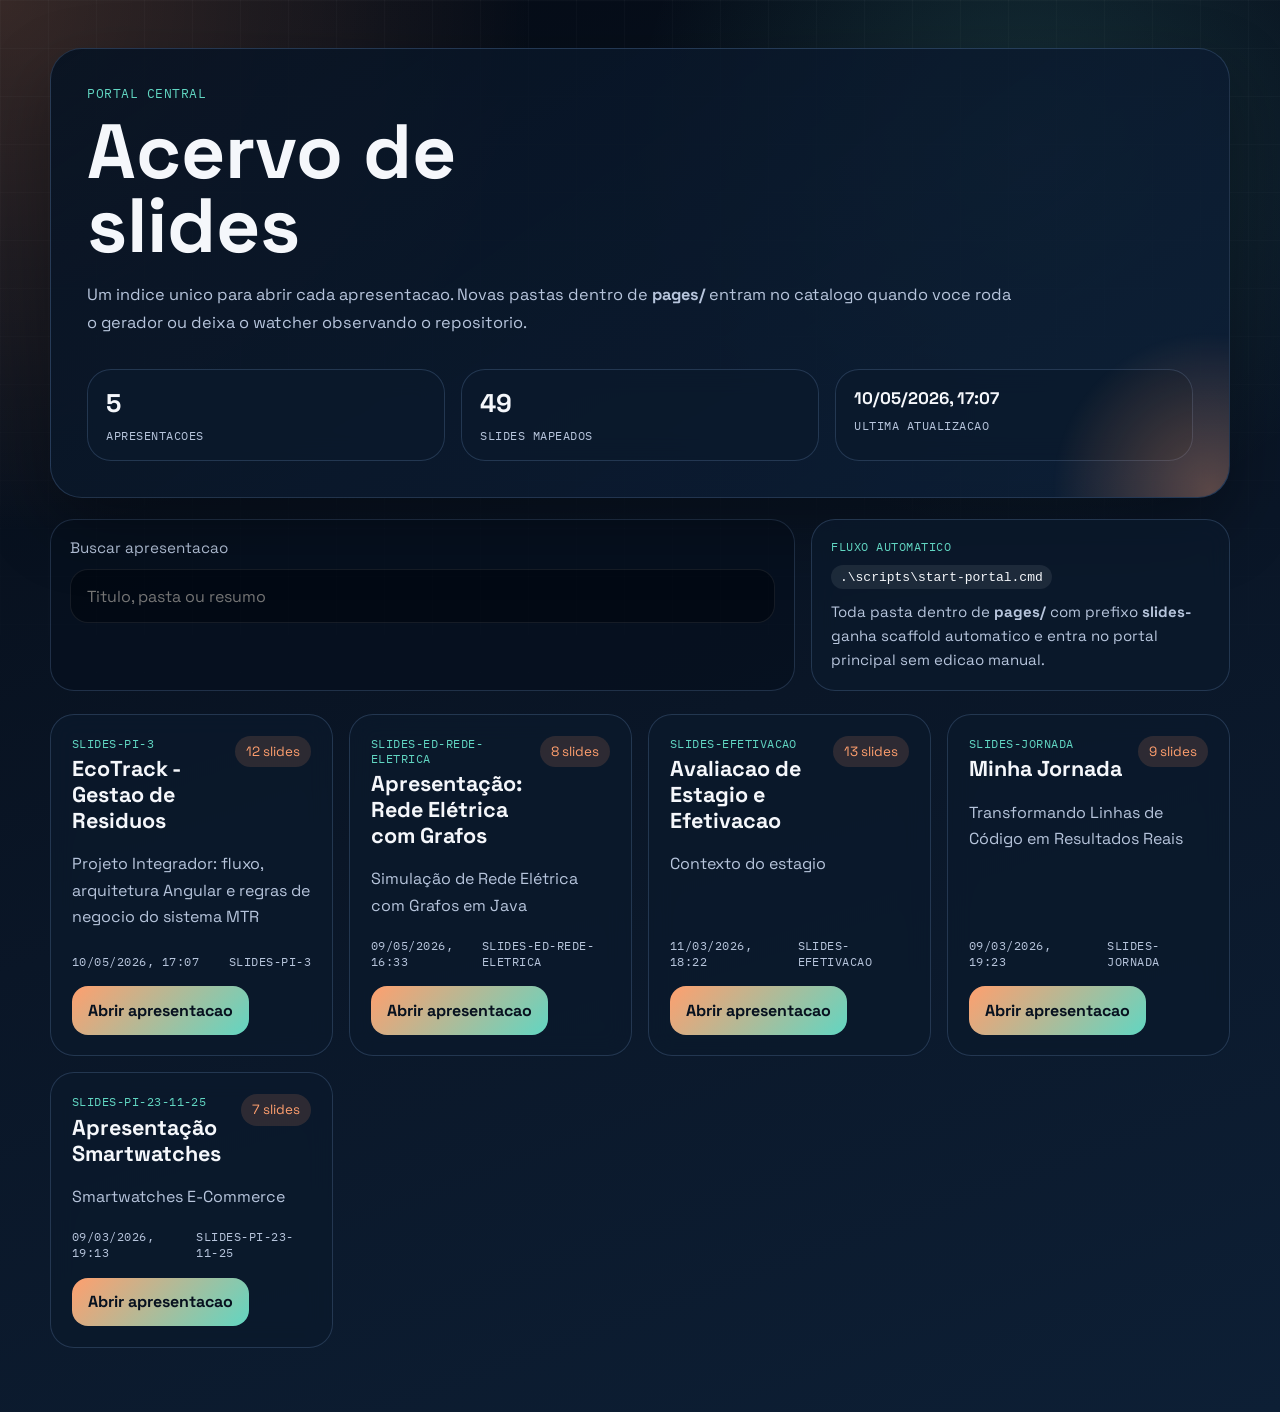
<file: index.html>
<!DOCTYPE html>
<html lang="pt-BR">
<head>
    <meta charset="UTF-8">
    <meta name="viewport" content="width=device-width, initial-scale=1.0">
    <title>Portal de Slides</title>
    <meta name="description" content="Portal simples para acessar as apresentacoes do repositorio.">
    <link rel="icon" href="public/favicon.svg" type="image/svg+xml">
    <link rel="preconnect" href="https://fonts.googleapis.com">
    <link rel="preconnect" href="https://fonts.gstatic.com" crossorigin>
    <link href="https://fonts.googleapis.com/css2?family=Space+Grotesk:wght@400;500;700&family=IBM+Plex+Mono:wght@400;500&display=swap" rel="stylesheet">
    <link rel="stylesheet" href="css/portal.css">
</head>
<body>
    <div class="page-shell">
        <header class="hero">
            <p class="eyebrow">Portal central</p>
            <h1>Acervo de slides</h1>
            <p class="hero-copy">
                Um indice unico para abrir cada apresentacao. Novas pastas dentro de <strong>pages/</strong>
                entram no catalogo quando voce roda o gerador ou deixa o watcher observando o repositorio.
            </p>

            <div class="hero-stats">
                <article class="stat-card">
                    <span class="stat-value" id="deck-count">0</span>
                    <span class="stat-label">apresentacoes</span>
                </article>
                <article class="stat-card">
                    <span class="stat-value" id="slide-count">0</span>
                    <span class="stat-label">slides mapeados</span>
                </article>
                <article class="stat-card">
                    <span class="stat-value stat-date" id="last-update">--</span>
                    <span class="stat-label">ultima atualizacao</span>
                </article>
            </div>
        </header>

        <section class="toolbar" aria-label="Controles do portal">
            <label class="search-field" for="search-input">
                <span>Buscar apresentacao</span>
                <input
                    id="search-input"
                    type="search"
                    placeholder="Titulo, pasta ou resumo"
                    autocomplete="off">
            </label>

            <aside class="command-card">
                <p class="command-title">Fluxo automatico</p>
                <code>.\scripts\start-portal.cmd</code>
                <p class="command-copy">
                    Toda pasta dentro de <strong>pages/</strong> com prefixo <strong>slides-</strong>
                    ganha scaffold automatico e entra no portal principal sem edicao manual.
                </p>
            </aside>
        </section>

        <main>
            <section class="deck-grid" id="deck-grid" aria-live="polite"></section>
        </main>
    </div>

    <script src="js/slides-manifest.js"></script>
    <script src="js/portal.js"></script>
</body>
</html>
</file>
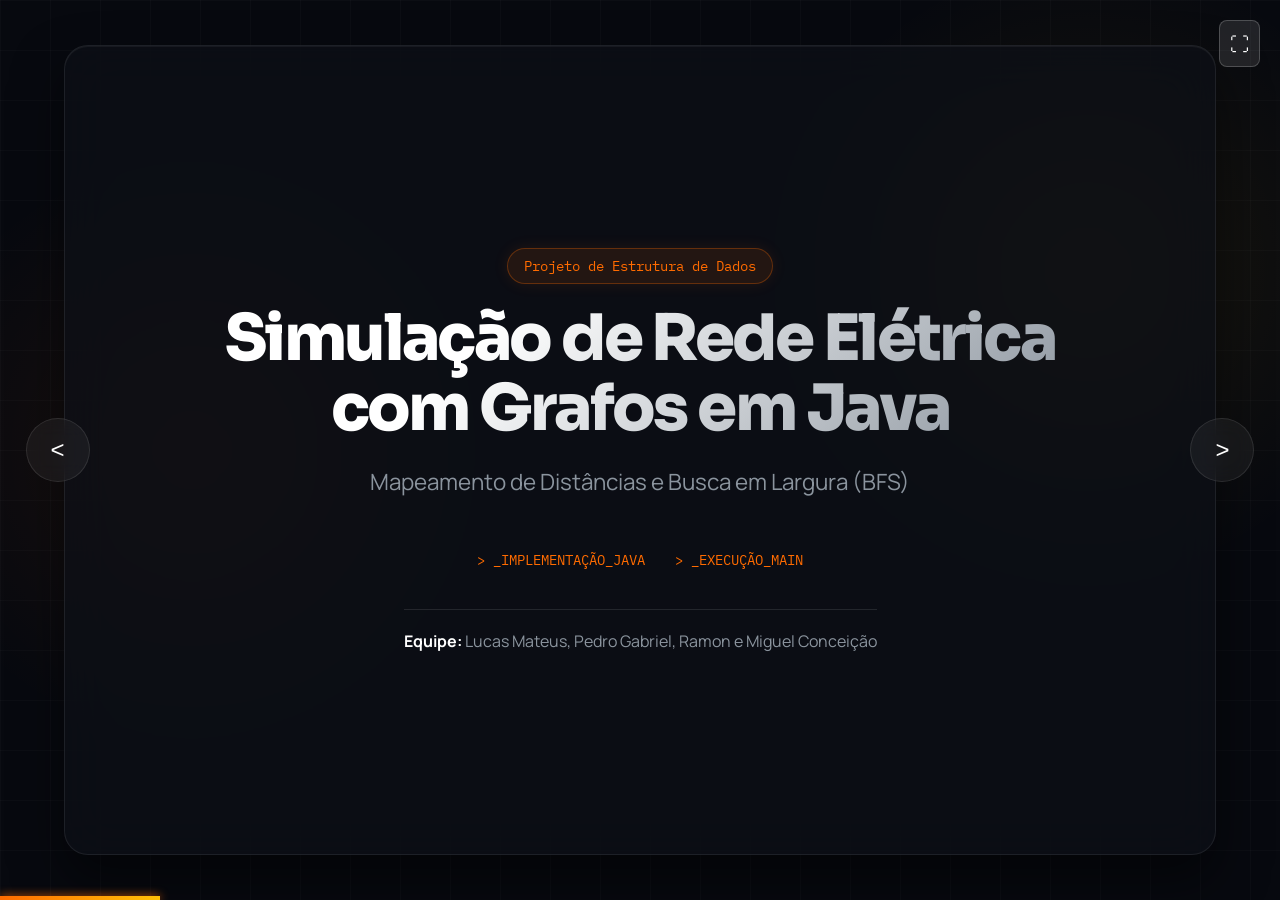
<file: pages/slides-ed-rede-eletrica/index.html>
<!DOCTYPE html>
<html lang="pt-BR">
<head>
    <meta charset="UTF-8">
    <meta name="viewport" content="width=device-width, initial-scale=1.0">
    <title>Apresentação: Rede Elétrica com Grafos</title>
    <link rel="stylesheet" href="style.css">
    <link rel="preconnect" href="https://fonts.googleapis.com">
    <link rel="preconnect" href="https://fonts.gstatic.com" crossorigin>
    <link href="https://fonts.googleapis.com/css2?family=IBM+Plex+Mono:wght@400;500&family=Manrope:wght@400;500;700&family=Sora:wght@600;800&display=swap" rel="stylesheet">
</head>
<body>
    <div class="bg-grid"></div>

    <div class="container-slides">
        <div class="trilha-slides">

            <!-- Slide 1: Capa -->
            <div class="slide ativo">
                <div class="cartao-vidro" style="align-items: center; justify-content: center; text-align: center;">
                    <div class="badge-neon">Projeto de Estrutura de Dados</div>
                    <h1 style="font-size: 4rem; max-width: 900px; margin: 0 auto 20px auto;">Simulação de Rede Elétrica<br>com Grafos em Java</h1>
                    <p style="font-size: 1.4rem; color: var(--text-muted);">Mapeamento de Distâncias e Busca em Largura (BFS)</p>
                    
                    <div style="margin-top: 50px; display: flex; gap: 30px; font-family: var(--font-mono); color: var(--accent-orange); font-size: 0.9rem;">
                        <span>&gt; _IMPLEMENTAÇÃO_JAVA</span>
                        <span>&gt; _EXECUÇÃO_MAIN</span>
                    </div>

                    <div style="margin-top: 40px; font-size: 1rem; color: var(--text-muted); border-top: 1px solid rgba(255,255,255,0.1); padding-top: 20px;">
                        <strong style="color: #fff;">Equipe:</strong> Lucas Mateus, Pedro Gabriel, Ramon e Miguel Conceição
                    </div>
                </div>
            </div>

            <!-- Slide 2: Estrutura do Grafo -->
            <div class="slide">
                <div class="cartao-vidro layout-duplo">
                    <div>
                        <h2>A Estrutura</h2>
                        <p>Foi desenvolvido um <strong>Grafo Direcionado e Ponderado</strong> genérico, adaptado para modelar uma rede de distribuição de energia.</p>
                        
                        <div class="grid-cards">
                            <div class="info-card">
                                <h3>Vertice&lt;TIPO&gt;</h3>
                                <p>Representa os pontos da rede: Usinas, Subestações e Postes. Armazena listas de arestas de entrada e saída.</p>
                            </div>
                            <div class="info-card">
                                <h3>Aresta&lt;TIPO&gt;</h3>
                                <p>Representa os cabos conectando os pontos. Possui um <strong>peso (Double)</strong> que define a distância em km.</p>
                            </div>
                            <div class="info-card" style="grid-column: 1 / -1;">
                                <h3>Grafo&lt;TIPO&gt;</h3>
                                <p>Gerencia a coleção de vértices e arestas. Controla conexões, mapeamento <code>toString()</code> e o algoritmo de <code>BuscaEmLargura()</code>.</p>
                            </div>
                        </div>
                    </div>
                    
                    <div class="terminal-window">
                        <div class="terminal-header">
                            <div class="dot red"></div><div class="dot yellow"></div><div class="dot green"></div>
                            <span class="terminal-title">Vertice.java</span>
                        </div>
                        <div class="terminal-body">
<pre><code><span class="kw">public class</span> <span class="type">Vertice</span>&lt;TIPO&gt; {
    <span class="kw">private</span> <span class="type">TIPO</span> dado;
    <span class="kw">private</span> <span class="type">ArrayList</span>&lt;<span class="type">Aresta</span>&lt;TIPO&gt;&gt; arestasEntrada;
    <span class="kw">private</span> <span class="type">ArrayList</span>&lt;<span class="type">Aresta</span>&lt;TIPO&gt;&gt; arestasSaida;

    <span class="kw">public</span> <span class="fn">Vertice</span>(<span class="type">TIPO</span> dado) {
        <span class="kw">this</span>.dado = dado;
        <span class="kw">this</span>.arestasEntrada = <span class="kw">new</span> <span class="type">ArrayList</span>&lt;&gt;();
        <span class="kw">this</span>.arestasSaida = <span class="kw">new</span> <span class="type">ArrayList</span>&lt;&gt;();
    }
    <span class="comment">// ... getters e setters</span>
}</code></pre>
                        </div>
                    </div>
                </div>
            </div>

            <!-- Slide 3: Montando a Rede no Main -->
            <div class="slide">
                <div class="cartao-vidro layout-duplo" style="grid-template-columns: 1.2fr 0.8fr;">
                    <div class="terminal-window">
                        <div class="terminal-header">
                            <div class="dot red"></div><div class="dot yellow"></div><div class="dot green"></div>
                            <span class="terminal-title">Main.java</span>
                        </div>
                        <div class="terminal-body">
<pre><code><span class="kw">public class</span> <span class="type">Main</span> {
    <span class="kw">public static void</span> <span class="fn">main</span>(<span class="type">String</span>[] args) {
        <span class="type">Grafo</span>&lt;<span class="type">String</span>&gt; redeEletrica = <span class="kw">new</span> <span class="type">Grafo</span>&lt;<span class="type">String</span>&gt;();

        redeEletrica.<span class="fn">adicionarVertice</span>(<span class="str">"Usina Central"</span>); 
        redeEletrica.<span class="fn">adicionarVertice</span>(<span class="str">"Subestacao Norte"</span>);
        redeEletrica.<span class="fn">adicionarVertice</span>(<span class="str">"Subestacao Sul"</span>);
        redeEletrica.<span class="fn">adicionarVertice</span>(<span class="str">"Poste Rua A"</span>);
        redeEletrica.<span class="fn">adicionarVertice</span>(<span class="str">"Poste Rua B"</span>);

        redeEletrica.<span class="fn">adicionarAresta</span>(<span class="num">10.5</span>, <span class="str">"Usina Central"</span>, <span class="str">"Subestacao Norte"</span>);
        redeEletrica.<span class="fn">adicionarAresta</span>(<span class="num">15.0</span>, <span class="str">"Usina Central"</span>, <span class="str">"Subestacao Sul"</span>);

        redeEletrica.<span class="fn">adicionarAresta</span>(<span class="num">2.0</span>, <span class="str">"Subestacao Norte"</span>, <span class="str">"Poste Rua A"</span>);
        redeEletrica.<span class="fn">adicionarAresta</span>(<span class="num">3.5</span>, <span class="str">"Subestacao Sul"</span>, <span class="str">"Poste Rua B"</span>);

        <span class="type">System</span>.out.<span class="fn">println</span>(redeEletrica.<span class="fn">toString</span>());

        <span class="type">System</span>.out.<span class="fn">println</span>(<span class="str">"========================================="</span>);
        <span class="type">System</span>.out.<span class="fn">println</span>(<span class="str">"⚡ LIGANDO A ENERGIA (BUSCA EM LARGURA) ⚡"</span>);
        <span class="type">System</span>.out.<span class="fn">println</span>(<span class="str">"========================================="</span>);
        redeEletrica.<span class="fn">BuscaEmLargura</span>();
    }
}</code></pre>
                        </div>
                    </div>
                    <div>
                        <h2>Método Main</h2>
                        <p>O método principal atua como o engenheiro da rede.</p>
                        <p>Ele instancia um Grafo do tipo <code>String</code>, cria 5 pontos distintos de distribuição e os conecta usando 4 arestas (cabos), onde o <strong>peso representa a distância em km</strong> entre os pontos.</p>
                    </div>
                </div>
            </div>

            <!-- Slide 4: Grafo Visual -->
            <div class="slide">
                <div class="cartao-vidro">
                    <h2>Representação Visual da Rede</h2>
                    <p style="margin-bottom: 20px;">O grafo direcionado montado pela classe Main cria o seguinte fluxo de distribuição de energia:</p>
                    
                    <div class="grafo-wrapper">
                        <!-- Vértices -->
                        <div class="grafo-node usina" style="top: 40px; left: calc(50% - 70px);">Usina Central</div>
                        <div class="grafo-node" style="top: 160px; left: calc(25% - 85px);">Subestacao Norte</div>
                        <div class="grafo-node" style="top: 160px; left: calc(75% - 75px);">Subestacao Sul</div>
                        <div class="grafo-node" style="top: 280px; left: calc(25% - 60px);">Poste Rua A</div>
                        <div class="grafo-node" style="top: 280px; left: calc(75% - 60px);">Poste Rua B</div>

                        <!-- Arestas CSS Tricks -->
                        <!-- Usina -> Norte: aprox x:-25%, y:120px -->
                        <div class="grafo-edge" style="width: 250px; top: 60px; left: 50%; transform: rotate(152deg);">
                            <div class="edge-label" style="transform: rotate(-152deg) translateY(-20px);">10.5 km</div>
                        </div>
                        <!-- Usina -> Sul: aprox x:+25%, y:120px -->
                        <div class="grafo-edge" style="width: 250px; top: 60px; left: 50%; transform: rotate(28deg);">
                            <div class="edge-label" style="transform: rotate(-28deg) translateY(-20px);">15.0 km</div>
                        </div>
                        <!-- Norte -> PosteA -->
                        <div class="grafo-edge" style="width: 120px; top: 180px; left: 25%; transform: rotate(90deg);">
                            <div class="edge-label" style="transform: rotate(-90deg) translate(25px, -20px);">2.0 km</div>
                        </div>
                        <!-- Sul -> PosteB -->
                        <div class="grafo-edge" style="width: 120px; top: 180px; left: 75%; transform: rotate(90deg);">
                            <div class="edge-label" style="transform: rotate(-90deg) translate(25px, -20px);">3.5 km</div>
                        </div>
                    </div>
                </div>
            </div>

            <!-- Slide 5: Saída toString -->
            <div class="slide">
                <div class="cartao-vidro layout-duplo" style="grid-template-columns: 0.8fr 1.2fr;">
                    <div>
                        <h2>Mapeamento<br>da Rede</h2>
                        <p>O método <code>toString()</code> do Grafo foi sobrescrito para percorrer a lista de vértices e exibir suas <strong>Arestas de Saída</strong>.</p>
                        <p>Ele identifica claramente quais pontos distribuem energia para frente e quais são "finais de linha".</p>
                    </div>
                    <div class="terminal-window" style="max-height: 75vh;">
                        <div class="terminal-header">
                            <div class="dot red"></div><div class="dot yellow"></div><div class="dot green"></div>
                            <span class="terminal-title">Saída do Console</span>
                        </div>
                        <div class="terminal-body" style="color: #a5d6ff;">
<pre><code>=========================================
[+] MAPEAMENTO DA REDE ELETRICA (GRAFO)
=========================================

[O] Ponto de Origem: <span style="color:var(--accent-yellow)">[Usina Central]</span>
    Distribui energia para:
    &gt;&gt;&gt; Subestacao Norte (Distancia do cabo: <span style="color:var(--accent-orange)">10.5 km</span>)
    &gt;&gt;&gt; Subestacao Sul (Distancia do cabo: <span style="color:var(--accent-orange)">15.0 km</span>)
-----------------------------------------
[O] Ponto de Origem: <span style="color:var(--accent-yellow)">[Subestacao Norte]</span>
    Distribui energia para:
    &gt;&gt;&gt; Poste Rua A (Distancia do cabo: <span style="color:var(--accent-orange)">2.0 km</span>)
-----------------------------------------
[O] Ponto de Origem: <span style="color:var(--accent-yellow)">[Subestacao Sul]</span>
    Distribui energia para:
    &gt;&gt;&gt; Poste Rua B (Distancia do cabo: <span style="color:var(--accent-orange)">3.5 km</span>)
-----------------------------------------
[O] Ponto de Origem: <span style="color:var(--accent-yellow)">[Poste Rua A]</span>
    [X] Fim de linha (Nao distribui para mais ninguem).
-----------------------------------------
[O] Ponto de Origem: <span style="color:var(--accent-yellow)">[Poste Rua B]</span>
    [X] Fim de linha (Nao distribui para mais ninguem).</code></pre>
                        </div>
                    </div>
                </div>
            </div>

            <!-- Slide 6: Busca em Largura (BFS) -->
            <div class="slide">
                <div class="cartao-vidro layout-duplo" style="grid-template-columns: 1.4fr 0.6fr;">
                    <div class="terminal-window">
                        <div class="terminal-header">
                            <div class="dot red"></div><div class="dot yellow"></div><div class="dot green"></div>
                            <span class="terminal-title">BuscaEmLargura()</span>
                        </div>
                        <div class="terminal-body">
<pre><code><span class="kw">public void</span> <span class="fn">BuscaEmLargura</span>() {
    <span class="type">ArrayList</span>&lt;<span class="type">Vertice</span>&lt;TIPO&gt;&gt; marcados = <span class="kw">new</span> <span class="type">ArrayList</span>&lt;<span class="type">Vertice</span>&lt;TIPO&gt;&gt;();
    <span class="type">ArrayList</span>&lt;<span class="type">Vertice</span>&lt;TIPO&gt;&gt; fila = <span class="kw">new</span> <span class="type">ArrayList</span>&lt;<span class="type">Vertice</span>&lt;TIPO&gt;&gt;();

    <span class="type">Vertice</span>&lt;TIPO&gt; atual = <span class="kw">this</span>.vertices.<span class="fn">get</span>(<span class="num">0</span>);

    marcados.<span class="fn">add</span>(atual);

    <span class="type">System</span>.out.<span class="fn">println</span>(<span class="str">"[INICIO] Ponto de partida: [ "</span> + atual.<span class="fn">getDado</span>() + <span class="str">" ]"</span>);

    fila.<span class="fn">add</span>(atual);

    <span class="kw">while</span> (fila.<span class="fn">size</span>() &gt; <span class="num">0</span>) {
        <span class="type">Vertice</span>&lt;TIPO&gt; visitado = fila.<span class="fn">get</span>(<span class="num">0</span>);

        <span class="kw">for</span> (<span class="kw">int</span> i = <span class="num">0</span>; i &lt; visitado.<span class="fn">getArestasSaida</span>().<span class="fn">size</span>(); i++) {
            <span class="type">Vertice</span>&lt;TIPO&gt; proximo = visitado.<span class="fn">getArestasSaida</span>().<span class="fn">get</span>(i).<span class="fn">getFim</span>();

            <span class="kw">if</span> (!marcados.<span class="fn">contains</span>(proximo)) {
                marcados.<span class="fn">add</span>(proximo);

                <span class="type">System</span>.out.<span class="fn">println</span>(<span class="str">"   ---&gt; Energia fluiu para: [ "</span> + proximo.<span class="fn">getDado</span>() + <span class="str">" ]"</span>);

                fila.<span class="fn">add</span>(proximo);
            }
        }
        fila.<span class="fn">remove</span>(<span class="num">0</span>);
    }
}</code></pre>
                        </div>
                    </div>
                    <div>
                        <h2>Busca em Largura (BFS)</h2>
                        <p>O algoritmo <strong>BFS (Breadth-First Search)</strong> foi implementado com uma Fila (<code>ArrayList</code>) e uma lista de <code>marcados</code> para evitar loops.</p>
                        <p>Ele simula perfeitamente a lógica de propagação física: a energia elétrica flui em ondas, alimentando primeiro as subestações diretas, antes de alcançar os postes mais distantes.</p>
                    </div>
                </div>
            </div>

            <!-- Slide 7: Fluxo BFS Saída -->
            <div class="slide">
                <div class="cartao-vidro" style="align-items: center; justify-content: center; text-align: center;">
                    <div class="badge-neon">O Fluxo da Energia</div>
                    <h2 style="justify-content: center;">Execução da Busca em Largura</h2>
                    <p style="margin-bottom: 40px; max-width: 800px;">A ordem em que o algoritmo processou os vértices mostra exatamente o trajeto da energia sendo "ligada" passo a passo pela rede de cabos.</p>
                    
                    <div class="terminal-window" style="width: 100%; max-width: 800px; text-align: left;">
                        <div class="terminal-header">
                            <div class="dot red"></div><div class="dot yellow"></div><div class="dot green"></div>
                            <span class="terminal-title">Saída do Console (BFS)</span>
                        </div>
                        <div class="terminal-body" style="font-size: 1.1rem; line-height: 2;">
<pre><code>=========================================
<span style="color: var(--accent-yellow);">⚡ LIGANDO A ENERGIA (BUSCA EM LARGURA) ⚡</span>
=========================================
[INICIO] Ponto de partida: [ <span style="color: var(--accent-yellow);">Usina Central</span> ]
   ---&gt; Energia fluiu para: [ Subestacao Norte ]
   ---&gt; Energia fluiu para: [ Subestacao Sul ]
   ---&gt; Energia fluiu para: [ Poste Rua A ]
   ---&gt; Energia fluiu para: [ Poste Rua B ]</code></pre>
                        </div>
                    </div>
                </div>
            </div>

            <!-- Slide 8: Encerramento -->
            <div class="slide">
                <div class="cartao-vidro" style="align-items: center; justify-content: center; text-align: center;">
                    <div style="font-size: 4rem; margin-bottom: 20px;">🚀</div>
                    <h2 style="justify-content: center; font-size: 3.5rem;">Muito Obrigado!</h2>
                    <p style="font-size: 1.4rem; color: var(--text-muted); max-width: 700px; margin: 0 auto;">
                        A aplicação da teoria dos grafos simplifica e otimiza a simulação de problemas complexos do mundo real.
                    </p>
                    
                    <div style="margin-top: 50px; padding: 30px; background: rgba(255,255,255,0.03); border-radius: 16px; border: 1px solid rgba(255,255,255,0.05); text-align: left; display: inline-block;">
                        <p style="margin-bottom: 15px; color: #fff; font-weight: 600; font-size: 1.2rem;">Possíveis Melhorias / Próximos Passos:</p>
                        <ul style="list-style: none; padding: 0;">
                            <li style="margin-bottom: 10px;">🔸 Identificar o caminho mais curto usando o <strong>Algoritmo de Dijkstra</strong>.</li>
                            <li style="margin-bottom: 10px;">🔸 Simular falhas de transmissão com a <strong>remoção de arestas/vértices</strong>.</li>
                            <li>🔸 Expandir para uma escala nacional com <strong>Grafos Ponderados Dinâmicos</strong>.</li>
                        </ul>
                    </div>
                </div>
            </div>

        </div>

        <button class="btn-nav prev">&lt;</button>
        <button class="btn-nav next">&gt;</button>
        <button id="fullscreen-btn" onclick="toggleFullscreen()" style="position: fixed; top: 20px; right: 20px; background: rgba(255,255,255,0.1); border: 1px solid rgba(255,255,255,0.2); color: #fff; padding: 10px; border-radius: 8px; cursor: pointer; z-index: 1000; font-family: var(--font-mono); font-size: 1.2rem;">⛶</button>
        <div class="barra-progresso"></div>
    </div>

    <script src="script.js"></script>
</body>
</html>
</file>
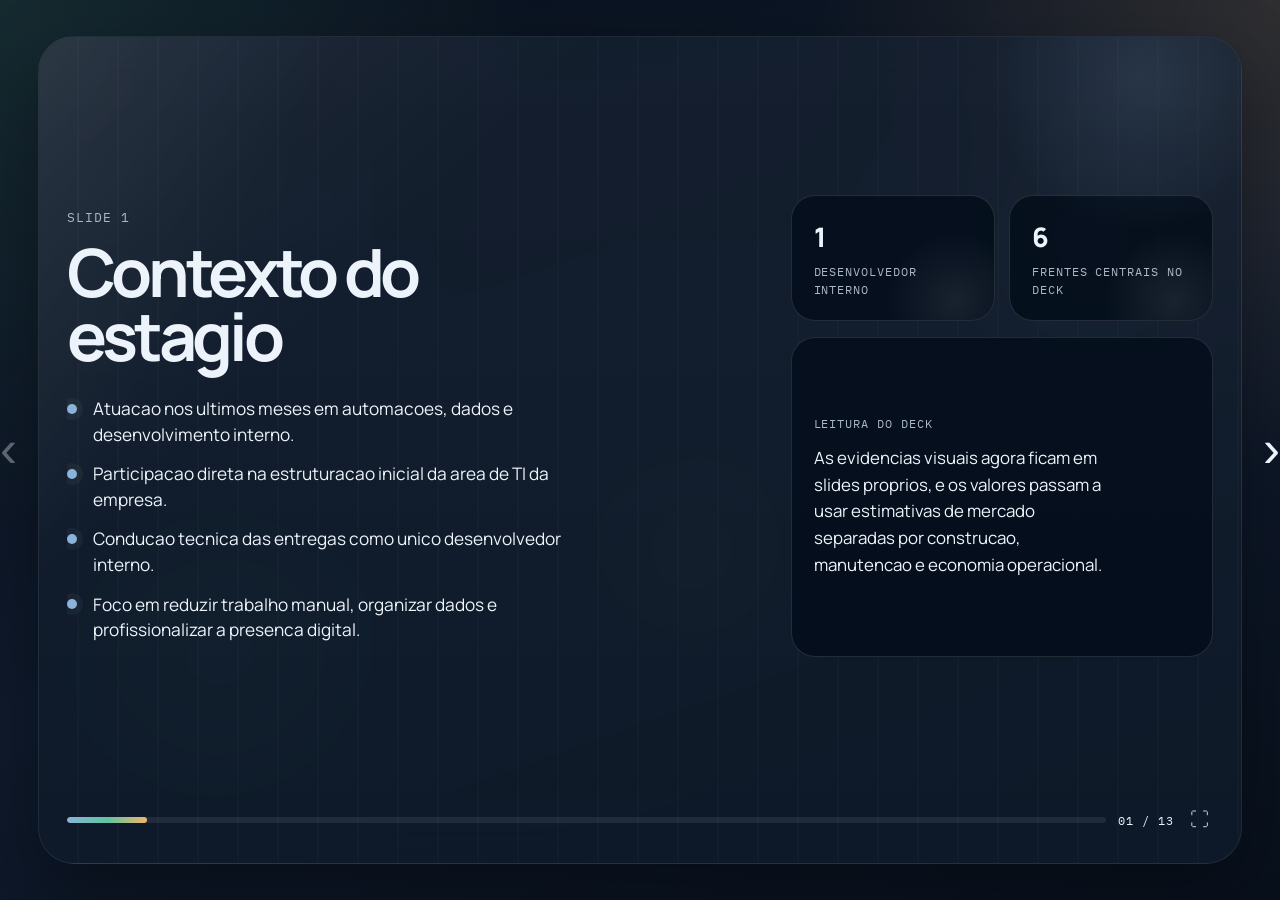
<file: pages/slides-efetivacao/index.html>
<!DOCTYPE html>
<html lang="pt-BR">
<head>
    <meta charset="UTF-8">
    <meta name="viewport" content="width=device-width, initial-scale=1.0">
    <title>Avaliacao de Estagio e Efetivacao</title>
    <link rel="icon" href="../../public/favicon.svg" type="image/svg+xml">
    <link rel="preconnect" href="https://fonts.googleapis.com">
    <link rel="preconnect" href="https://fonts.gstatic.com" crossorigin>
    <link href="https://fonts.googleapis.com/css2?family=Manrope:wght@400;500;600;700;800&family=IBM+Plex+Mono:wght@400;500&display=swap" rel="stylesheet">
    <link rel="stylesheet" href="styles.css">
</head>
<body>
    <div class="page-shell">
        <div class="ambient ambient-a"></div>
        <div class="ambient ambient-b"></div>
        <div class="ambient ambient-c"></div>

        <div class="deck-stage">
            <button class="nav-arrow prev" type="button" aria-label="Slide anterior">
                <span aria-hidden="true">&#8249;</span>
            </button>

            <div class="deck-card">
                <main class="deck">
                    <section class="slide active accent-slate" data-title="Contexto">
                        <div class="slide-grid">
                            <div class="slide-copy">
                                <p class="eyebrow">Slide 1</p>
                                <h2>Contexto do estagio</h2>
                                <ul class="bullet-list">
                                    <li>Atuacao nos ultimos meses em automacoes, dados e desenvolvimento interno.</li>
                                    <li>Participacao direta na estruturacao inicial da area de TI da empresa.</li>
                                    <li>Conducao tecnica das entregas como unico desenvolvedor interno.</li>
                                    <li>Foco em reduzir trabalho manual, organizar dados e profissionalizar a presenca digital.</li>
                                </ul>
                            </div>
                            <aside class="impact-panel">
                                <div class="metric-strip">
                                    <div class="metric-card">
                                        <span class="metric-value">1</span>
                                        <span class="metric-label">desenvolvedor interno</span>
                                    </div>
                                    <div class="metric-card">
                                        <span class="metric-value">6</span>
                                        <span class="metric-label">frentes centrais no deck</span>
                                    </div>
                                </div>
                                <div class="impact-card">
                                    <span class="impact-label">Leitura do deck</span>
                                    <p>As evidencias visuais agora ficam em slides proprios, e os valores passam a usar estimativas de mercado separadas por construcao, manutencao e economia operacional.</p>
                                </div>
                            </aside>
                        </div>
                    </section>

                    <section class="slide accent-emerald" data-title="RPA TMS Visual">
                        <div class="showcase-shell">
                            <div class="showcase-head">
                                <p class="eyebrow">Slide 2</p>
                                <h2 class="showcase-title">RPA TMS em operacao</h2>
                                <p class="showcase-summary">Registro real da automacao executando a rotina que antes dependia de trabalho repetitivo no TMS.</p>
                            </div>
                            <div class="showcase-frame">
                                <img class="showcase-image" src="images/foto1.png" alt="Automacao RPA TMS em execucao">
                            </div>
                            <div class="showcase-notes">
                                <article class="showcase-note wide">
                                    <h3>O que a imagem representa</h3>
                                    <ul class="detail-list">
                                        <li>Execucao automatica de cliques e navegacao no ambiente operacional do TMS.</li>
                                        <li>Substituicao de uma rotina repetitiva e sujeita a variacao manual.</li>
                                        <li>Exemplo pratico da automacao que gerou ganho recorrente de tempo para a operacao.</li>
                                    </ul>
                                </article>
                                <article class="showcase-note">
                                    <span class="impact-label">Mercado</span>
                                    <p>Projeto equivalente: R$ 12-16 mil.</p>
                                </article>
                                <article class="showcase-note">
                                    <span class="impact-label">Ganho</span>
                                    <p>160 horas por mes voltaram para a equipe.</p>
                                </article>
                            </div>
                        </div>
                    </section>

                    <section class="slide accent-emerald" data-title="Automacao RPA TMS">
                        <div class="slide-grid">
                            <div class="slide-copy">
                                <p class="eyebrow">Slide 3</p>
                                <h2>Automacao RPA TMS</h2>
                                <ul class="bullet-list">
                                    <li>Automacao de cliques em uma rotina do TMS antes executada manualmente por cerca de 5 pessoas.</li>
                                    <li>Cada ciclo consumia em torno de 20 minutos e a automacao recupera aproximadamente 160 horas por mes.</li>
                                    <li>O equivalente de mercado para construir esse fluxo fica entre R$ 12 mil e R$ 16 mil.</li>
                                    <li>Se a sustentacao fosse terceirizada, a faixa conservadora seria de R$ 600 a R$ 1.000 por mes.</li>
                                </ul>
                            </div>
                            <aside class="impact-panel">
                                <div class="estimate-grid">
                                    <article class="estimate-card">
                                        <span class="estimate-value">R$ 12-16 mil</span>
                                        <span class="estimate-label">equivalente de construcao</span>
                                    </article>
                                    <article class="estimate-card">
                                        <span class="estimate-value">R$ 600-1.000</span>
                                        <span class="estimate-label">sustentacao externa / mes</span>
                                    </article>
                                    <article class="estimate-card full">
                                        <span class="estimate-value">R$ 27 mil / ano</span>
                                        <span class="estimate-label">economia operacional direta com 160h / mes e base salarial de logistica</span>
                                    </article>
                                </div>
                                <div class="impact-card">
                                    <span class="impact-label">Faixa do 1o ano</span>
                                    <p>Somando construcao interna, manutencao evitada e horas operacionais devolvidas, o equivalente conservador fica entre R$ 46 mil e R$ 55 mil no primeiro ano.</p>
                                </div>
                                <p class="source-note">Base: CFA 2025 para hora tecnica e Portal Salario 03/2026 para assistente de logistica de transporte.</p>
                            </aside>
                        </div>
                    </section>

                    <section class="slide accent-slate" data-title="SIPROQUIM Visual">
                        <div class="showcase-shell">
                            <div class="showcase-head">
                                <p class="eyebrow">Slide 4</p>
                                <h2 class="showcase-title">Processo SIPROQUIM</h2>
                                <p class="showcase-summary">Captura do fluxo que passou a ser controlado e acompanhado automaticamente.</p>
                            </div>
                            <div class="showcase-frame">
                                <img class="showcase-image" src="images/foto2.png" alt="Processo SIPROQUIM automatizado">
                            </div>
                            <div class="showcase-notes">
                                <article class="showcase-note wide">
                                    <h3>Leitura rapida da imagem</h3>
                                    <ul class="detail-list">
                                        <li>Representa a etapa central do processo de regularizacao automatizado.</li>
                                        <li>Ajuda a visualizar o ganho de controle sobre um fluxo sensivel para conformidade.</li>
                                        <li>Mostra a passagem de um processo manual e lento para uma rotina mais rastreavel.</li>
                                    </ul>
                                </article>
                                <article class="showcase-note">
                                    <span class="impact-label">Prazo</span>
                                    <p>Menos de 1 dia no fluxo atual.</p>
                                </article>
                                <article class="showcase-note">
                                    <span class="impact-label">Mercado</span>
                                    <p>Entrega comparavel a R$ 9-13 mil.</p>
                                </article>
                            </div>
                        </div>
                    </section>

                    <section class="slide accent-slate" data-title="Automacao SIPROQUIM">
                        <div class="slide-grid">
                            <div class="slide-copy">
                                <p class="eyebrow">Slide 5</p>
                                <h2 class="wide-title">Automacao SIPROQUIM</h2>
                                <ul class="bullet-list">
                                    <li>O fluxo de regularizacao saiu de um prazo de 14 a 15 dias para processamento em menos de 1 dia.</li>
                                    <li>A automacao assumiu o controle e acompanhamento de um processo antes fortemente manual.</li>
                                    <li>O equivalente externo para construir esse fluxo fica entre R$ 9 mil e R$ 13 mil.</li>
                                    <li>A sustentacao terceirizada ficaria entre R$ 500 e R$ 800 por mes.</li>
                                </ul>
                            </div>
                            <aside class="impact-panel">
                                <div class="estimate-grid">
                                    <article class="estimate-card">
                                        <span class="estimate-value">R$ 9-13 mil</span>
                                        <span class="estimate-label">equivalente de construcao</span>
                                    </article>
                                    <article class="estimate-card">
                                        <span class="estimate-value">R$ 500-800</span>
                                        <span class="estimate-label">sustentacao externa / mes</span>
                                    </article>
                                    <article class="estimate-card full">
                                        <span class="estimate-value">15 dias -&gt; &lt; 1 dia</span>
                                        <span class="estimate-label">reducao de prazo com mais previsibilidade regulatoria</span>
                                    </article>
                                </div>
                                <div class="impact-card">
                                    <span class="impact-label">Faixa do 1o ano</span>
                                    <p>O primeiro ano de entrega equivalente varia entre R$ 15 mil e R$ 23 mil, sem monetizar o risco regulatorio reduzido por falta de historico interno de multas.</p>
                                </div>
                                <p class="source-note">Base: CFA 2025 para hora tecnica. O beneficio regulatorio foi mantido qualitativo para evitar um numero arbitrario.</p>
                            </aside>
                        </div>
                    </section>

                    <section class="slide accent-amber" data-title="Site Institucional">
                        <div class="site-overview">
                            <header class="site-overview-header">
                                <div class="site-heading-block">
                                    <p class="eyebrow">Slide 6</p>
                                    <h2 class="site-title">Evolucao do site institucional</h2>
                                    <p class="site-lead">A entrega saiu de um portal institucional inicial para uma base mais madura, pronta para CMS, novas secoes e manutencao mais previsivel.</p>
                                </div>
                                <div class="site-value-rail">
                                    <article class="site-value-pill">
                                        <span class="site-value-label">Primeira versao</span>
                                        <strong>R$ 3-8 mil</strong>
                                    </article>
                                    <article class="site-value-pill">
                                        <span class="site-value-label">Segunda versao</span>
                                        <strong>R$ 8-25 mil</strong>
                                    </article>
                                    <article class="site-value-pill wide">
                                        <span class="site-value-label">Faixa do 1o ano</span>
                                        <strong>R$ 12-45 mil</strong>
                                    </article>
                                </div>
                            </header>

                            <div class="site-showcase-grid">
                                <article class="site-stage-card">
                                    <div class="site-stage-top">
                                        <span class="site-stage-tag">Primeira versao</span>
                                        <h3>Portal institucional inicial</h3>
                                    </div>
                                    <div class="site-stage-frame">
                                        <img class="site-stage-image" src="images/foto3.png" alt="Primeira versao do site institucional da Rodogarcia">
                                    </div>
                                    <ul class="detail-list compact-detail-list">
                                        <li>Estrutura inicial do portal institucional da Rodogarcia.</li>
                                        <li>Apresentacao de empresa, servicos e presenca digital propria.</li>
                                    </ul>
                                </article>

                                <article class="site-stage-card emphasis">
                                    <div class="site-stage-top">
                                        <span class="site-stage-tag">Segunda versao</span>
                                        <h3>Evolucao em construcao</h3>
                                    </div>
                                    <div class="site-stage-frame">
                                        <img class="site-stage-image" src="images/foto6.png" alt="Segunda versao do site da Rodogarcia em desenvolvimento">
                                    </div>
                                    <ul class="detail-list compact-detail-list">
                                        <li>Evolucao visual, estrutural e de maturidade do projeto.</li>
                                        <li>Base preparada para crescer junto do CMS e de novas funcoes.</li>
                                    </ul>
                                </article>
                            </div>

                        </div>
                    </section>

                    <section class="slide accent-emerald" data-title="CMS Visual">
                        <div class="showcase-shell">
                            <div class="showcase-head">
                                <p class="eyebrow">Slide 7</p>
                                <h2 class="showcase-title">Dashboard do CMS</h2>
                                <p class="showcase-summary">Painel administrativo criado separadamente do portal publico para dar autonomia de gestao e abrir espaco para novas funcoes.</p>
                            </div>
                            <div class="showcase-frame">
                                <img class="showcase-image" src="images/foto7.png" alt="Dashboard do CMS do site">
                            </div>
                            <div class="showcase-notes">
                                <article class="showcase-note wide">
                                    <h3>O que mudou com o CMS</h3>
                                    <ul class="detail-list">
                                        <li>A imagem mostra a camada administrativa criada para gestao de conteudo.</li>
                                        <li>O sistema foi separado do site publico para permitir manutencao e evolucao com menos risco.</li>
                                        <li>Com isso, o portal deixa de ser so institucional e passa a ter operacao propria.</li>
                                    </ul>
                                </article>
                                <article class="showcase-note">
                                    <span class="impact-label">Construcao</span>
                                    <p>Faixa de R$ 10-22 mil.</p>
                                </article>
                                <article class="showcase-note">
                                    <span class="impact-label">Manutencao</span>
                                    <p>Faixa de R$ 500-1.100 por mes.</p>
                                </article>
                            </div>
                        </div>
                    </section>

                    <section class="slide accent-emerald" data-title="CMS para Marketing">
                        <div class="slide-grid">
                            <div class="slide-copy">
                                <p class="eyebrow">Slide 8</p>
                                <h2 class="wide-title">Sistema CMS para marketing</h2>
                                <ul class="bullet-list">
                                    <li>O site deixou de ser apenas institucional e passou a contar com uma camada administrativa separada.</li>
                                    <li>Considerando desenvolvimento sob medida, o equivalente externo fica entre R$ 10 mil e R$ 22 mil.</li>
                                    <li>Para manutencao e ajustes evolutivos, a faixa conservadora seria de R$ 500 a R$ 1.100 por mes.</li>
                                    <li>Isso reduz dependencia tecnica para publicacao e prepara o projeto para novas funcionalidades.</li>
                                </ul>
                            </div>
                            <aside class="impact-panel">
                                <div class="estimate-grid">
                                    <article class="estimate-card">
                                        <span class="estimate-value">R$ 10-22 mil</span>
                                        <span class="estimate-label">equivalente de construcao</span>
                                    </article>
                                    <article class="estimate-card">
                                        <span class="estimate-value">R$ 500-1.100</span>
                                        <span class="estimate-label">sustentacao externa / mes</span>
                                    </article>
                                    <article class="estimate-card full">
                                        <span class="estimate-value">2 camadas</span>
                                        <span class="estimate-label">site publico e sistema administrativo separados</span>
                                    </article>
                                </div>
                                <div class="impact-card">
                                    <span class="impact-label">Faixa do 1o ano</span>
                                    <p>O valor equivalente do primeiro ano do CMS fica entre R$ 16 mil e R$ 35 mil, sem incluir futuras expansoes de modulo.</p>
                                </div>
                                <p class="source-note">Base: Aegis AI 01/2026 para hora de software sob medida e manutencao evolutiva.</p>
                            </aside>
                        </div>
                    </section>

                    <section class="slide accent-slate" data-title="ETL Visual">
                        <div class="showcase-shell">
                            <div class="showcase-head">
                                <p class="eyebrow">Slide 9</p>
                                <h2 class="showcase-title">Sistema ETL / extracao de dados</h2>
                                <p class="showcase-summary">Registro do codigo que estruturou a coleta, transformacao e consolidacao de dados internos.</p>
                            </div>
                            <div class="showcase-frame">
                                <img class="showcase-image" src="images/foto5.png" alt="Sistema ETL e extracao de dados em codigo">
                            </div>
                            <div class="showcase-notes">
                                <article class="showcase-note wide">
                                    <h3>O que a imagem representa</h3>
                                    <ul class="detail-list">
                                        <li>Trecho real do sistema responsavel por consolidar e tratar informacoes de fontes distintas.</li>
                                        <li>Materializa a camada tecnica que deixou os dados prontos para uso analitico.</li>
                                        <li>Serve de base para dashboards, relatorios e novas automacoes internas.</li>
                                    </ul>
                                </article>
                                <article class="showcase-note">
                                    <span class="impact-label">Mercado</span>
                                    <p>Projeto comparavel a R$ 20-40 mil.</p>
                                </article>
                                <article class="showcase-note">
                                    <span class="impact-label">Base</span>
                                    <p>ETL como fundacao de dados para BI.</p>
                                </article>
                            </div>
                        </div>
                    </section>

                    <section class="slide accent-slate" data-title="Infraestrutura de Dados">
                        <div class="slide-grid">
                            <div class="slide-copy">
                                <p class="eyebrow">Slide 10</p>
                                <h2 class="wide-title">Infraestrutura de dados (ETL)</h2>
                                <ul class="bullet-list">
                                    <li>Projeto mais complexo do periodo, desenvolvido em Java para consolidar diferentes fontes internas.</li>
                                    <li>O equivalente de mercado para um escopo desse porte fica entre R$ 20 mil e R$ 40 mil.</li>
                                    <li>Uma manutencao evolutiva terceirizada desse pipeline ficaria entre R$ 700 e R$ 1.800 por mes.</li>
                                    <li>Foi a base que permitiu organizar dados, acelerar analise e sustentar dashboards futuros.</li>
                                </ul>
                            </div>
                            <aside class="impact-panel">
                                <div class="estimate-grid">
                                    <article class="estimate-card">
                                        <span class="estimate-value">R$ 20-40 mil</span>
                                        <span class="estimate-label">equivalente de construcao</span>
                                    </article>
                                    <article class="estimate-card">
                                        <span class="estimate-value">R$ 700-1.800</span>
                                        <span class="estimate-label">sustentacao externa / mes</span>
                                    </article>
                                    <article class="estimate-card full">
                                        <span class="estimate-value">R$ 70 / h</span>
                                        <span class="estimate-label">media salarial nacional de engenheiro de dados como referencia complementar de senioridade</span>
                                    </article>
                                </div>
                                <div class="impact-card">
                                    <span class="impact-label">Faixa do 1o ano</span>
                                    <p>Considerando construcao e manutencao anual, o ETL representa entre R$ 28 mil e R$ 62 mil em entrega equivalente de mercado no primeiro ano.</p>
                                </div>
                                <p class="source-note">Base: Aegis AI 01/2026 para software sob medida e Portal Salario 03/2026 para engenheiro de dados.</p>
                            </aside>
                        </div>
                    </section>

                    <section class="slide accent-amber" data-title="Power BI Visual">
                        <div class="showcase-shell">
                            <div class="showcase-head">
                                <p class="eyebrow">Slide 11</p>
                                <h2 class="showcase-title">Dashboard Power BI</h2>
                                <p class="showcase-summary">Painel conectado a base tratada para acompanhar indicadores e apoiar leitura operacional.</p>
                            </div>
                            <div class="showcase-frame">
                                <img class="showcase-image" src="images/foto4.png" alt="Dashboard Power BI">
                            </div>
                            <div class="showcase-notes">
                                <article class="showcase-note wide">
                                    <h3>O que a imagem mostra</h3>
                                    <ul class="detail-list">
                                        <li>Visualizacao consolidada de indicadores em um painel unico.</li>
                                        <li>Transformacao da base do ETL em leitura pratica para decisao.</li>
                                        <li>Estrutura criada para identificar gargalos e acompanhar a operacao com mais velocidade.</li>
                                    </ul>
                                </article>
                                <article class="showcase-note">
                                    <span class="impact-label">Construcao</span>
                                    <p>Faixa de R$ 3-5 mil.</p>
                                </article>
                                <article class="showcase-note">
                                    <span class="impact-label">Licencas</span>
                                    <p>5 usuarios Pro: R$ 225 por mes.</p>
                                </article>
                            </div>
                        </div>
                    </section>

                    <section class="slide accent-amber" data-title="Business Intelligence">
                        <div class="slide-grid">
                            <div class="slide-copy">
                                <p class="eyebrow">Slide 12</p>
                                <h2 class="wide-title">Business Intelligence (Power BI)</h2>
                                <ul class="bullet-list">
                                    <li>Os dashboards passaram a usar a base estruturada pelo ETL para leitura operacional mais rapida.</li>
                                    <li>Um projeto de dashboard corporativo desse porte equivale a aproximadamente R$ 3 mil a R$ 5 mil em desenvolvimento.</li>
                                    <li>Suporte e ajustes recorrentes por fornecedor externo ficariam entre R$ 500 e R$ 1.000 por mes.</li>
                                    <li>Como referencia publica de plataforma, 5 licencas Power BI Pro representam cerca de R$ 225 por mes.</li>
                                </ul>
                            </div>
                            <aside class="impact-panel">
                                <div class="estimate-grid">
                                    <article class="estimate-card">
                                        <span class="estimate-value">R$ 3-5 mil</span>
                                        <span class="estimate-label">equivalente de construcao</span>
                                    </article>
                                    <article class="estimate-card">
                                        <span class="estimate-value">R$ 500-1.000</span>
                                        <span class="estimate-label">sustentacao externa / mes</span>
                                    </article>
                                    <article class="estimate-card full">
                                        <span class="estimate-value">R$ 225 / mes</span>
                                        <span class="estimate-label">referencia publica para 5 licencas Power BI Pro</span>
                                    </article>
                                </div>
                                <div class="impact-card">
                                    <span class="impact-label">Faixa do 1o ano</span>
                                    <p>Sem contar licencas, o equivalente da entrega e manutencao do primeiro ano fica entre R$ 9 mil e R$ 17 mil. Com 5 licencas Pro, a operacao adiciona cerca de R$ 3 mil por ano.</p>
                                </div>
                                <p class="source-note">Base: JK Consultoria 2026, Eden 2026 e editais publicos de 2025 para referencia de licenca Power BI Pro.</p>
                            </aside>
                        </div>
                    </section>

                    <section class="slide accent-emerald" data-title="Evolucao da TI">
                        <div class="slide-grid">
                            <div class="slide-copy">
                                <p class="eyebrow">Slide 13</p>
                                <h2 class="wide-title">Valor entregue e proximo passo</h2>
                                <ul class="bullet-list">
                                    <li>Somando as frentes principais, a equivalencia conservadora de mercado no primeiro ano fica entre R$ 127 mil e R$ 237 mil.</li>
                                    <li>Essa faixa nao inclui multas evitadas, expansoes futuras, hospedagem adicional ou novas automacoes derivadas da base criada.</li>
                                    <li>O estagio deixou legado em automacao, dados, BI e presenca digital com ativos internos reutilizaveis.</li>
                                    <li>O proximo passo e consolidar documentacao, priorizar novas automacoes e continuar evoluindo dados e sistemas como estrutura permanente.</li>
                                </ul>
                            </div>
                            <aside class="impact-panel">
                                <div class="metric-strip">
                                    <div class="metric-card">
                                        <span class="metric-value">R$ 127-237 mil</span>
                                        <span class="metric-label">equivalente conservador no 1o ano</span>
                                    </div>
                                    <div class="metric-card">
                                        <span class="metric-value">6</span>
                                        <span class="metric-label">frentes com valor estimado</span>
                                    </div>
                                </div>
                                <div class="impact-card">
                                    <span class="impact-label">Leitura executiva</span>
                                    <p>Mais do que tarefas isoladas, o periodo criou uma fundacao interna que reduz dependencia externa e acelera as proximas entregas de TI da empresa.</p>
                                </div>
                                <p class="source-note">Faixa final montada a partir das estimativas individuais dos slides anteriores, sempre em modo conservador.</p>
                            </aside>
                        </div>
                    </section>
                </main>

                <footer class="card-footer">
                    <div class="progress-shell" aria-hidden="true">
                        <div class="progress-bar" id="progress-bar"></div>
                    </div>
                    <span id="slide-indicator">01 / 13</span>
                    <button onclick="toggleFullscreen()" style="background: none; border: none; color: var(--text-muted); cursor: pointer; font-size: 1.2rem; padding: 4px;">⛶</button>
                </footer>
            </div>

            <button class="nav-arrow next" type="button" aria-label="Proximo slide">
                <span aria-hidden="true">&#8250;</span>
            </button>
        </div>
    </div>

    <script src="script.js"></script>
</body>
</html>
</file>
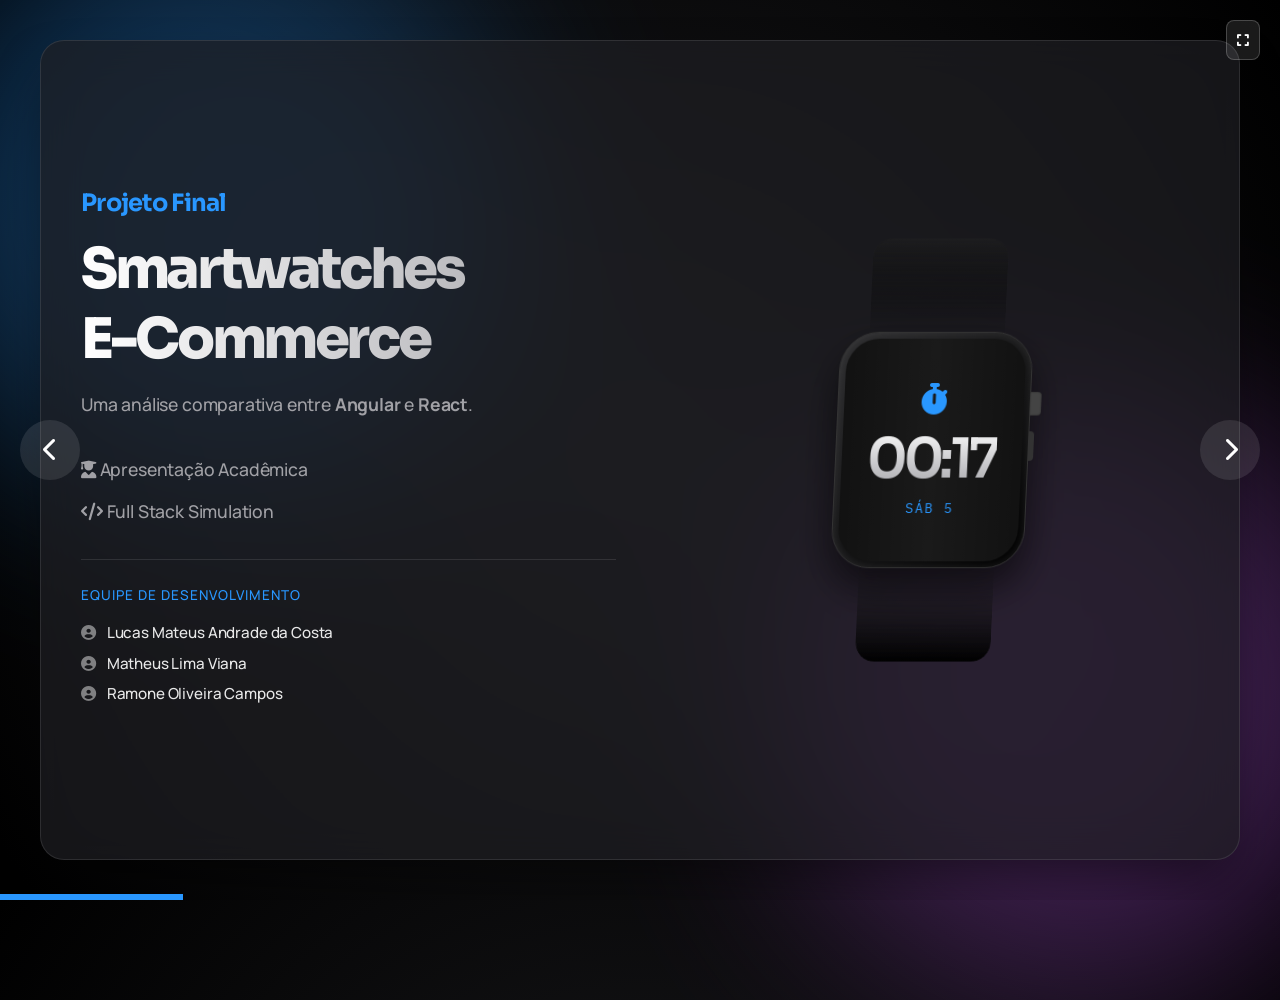
<file: pages/slides-pi-23-11-25/index.html>
<!DOCTYPE html>
<html lang="pt-BR">

<head>
    <meta charset="UTF-8">
    <meta name="viewport" content="width=device-width, initial-scale=1.0">
    <title>Apresentação Smartwatches</title>
    <link rel="stylesheet" href="style.css">
    <link rel="preconnect" href="https://fonts.googleapis.com">
    <link rel="preconnect" href="https://fonts.gstatic.com" crossorigin>
    <link
        href="https://fonts.googleapis.com/css2?family=IBM+Plex+Mono:wght@400;500;600&family=Manrope:wght@400;500;600;700;800&family=Sora:wght@500;600;700;800&display=swap"
        rel="stylesheet">
    <link rel="stylesheet" href="https://cdnjs.cloudflare.com/ajax/libs/font-awesome/6.4.0/css/all.min.css">
    <link rel="icon" href="../../public/favicon.svg" type="image/svg+xml">
</head>

<body>

    <div class="luz-ambiente luz-1"></div>
    <div class="luz-ambiente luz-2"></div>

    <button id="fullscreen-btn" onclick="toggleFullscreen()" style="position: fixed; top: 20px; right: 20px; background: rgba(255,255,255,0.1); border: 1px solid rgba(255,255,255,0.2); color: #fff; padding: 10px; border-radius: 8px; cursor: pointer; z-index: 1000;"><i class="fas fa-expand"></i></button>

    <div class="container-slides">
        <div class="trilha-slides">

            <!-- Slide 1: Capa -->
            <div class="slide ativo">
                <div class="cartao-vidro layout-duplo">
                    <div>
                        <h3>Projeto Final</h3>
                        <h1>Smartwatches<br>E-Commerce</h1>
                        <p>Uma análise comparativa entre <strong>Angular</strong> e <strong>React</strong>.</p>
                        <br>
                        <p><i class="fas fa-user-graduate"></i> Apresentação Acadêmica</p>
                        <p><i class="fas fa-code"></i> Full Stack Simulation</p>

                        <div
                            style="margin-top: 2rem; border-top: 1px solid rgba(255,255,255,0.1); padding-top: 1.5rem;">
                            <p
                                style="font-size: 0.85rem; text-transform: uppercase; letter-spacing: 1px; color: var(--azul-neon); margin-bottom: 0.8rem;">
                                Equipe de Desenvolvimento</p>
                            <ul style="list-style: none; padding: 0;">
                                <li style="font-size: 0.95rem; margin-bottom: 0.3rem; color: rgba(255,255,255,0.9);"><i
                                        class="fas fa-user-circle" style="margin-right: 8px; opacity: 0.5;"></i> Lucas
                                    Mateus Andrade da Costa</li>
                                <li style="font-size: 0.95rem; margin-bottom: 0.3rem; color: rgba(255,255,255,0.9);"><i
                                        class="fas fa-user-circle" style="margin-right: 8px; opacity: 0.5;"></i> Matheus
                                    Lima Viana</li>
                                <li style="font-size: 0.95rem; margin-bottom: 0.3rem; color: rgba(255,255,255,0.9);"><i
                                        class="fas fa-user-circle" style="margin-right: 8px; opacity: 0.5;"></i> Ramone
                                    Oliveira Campos</li>
                            </ul>
                        </div>
                    </div>
                    <div class="img-container" style="background: transparent; overflow: visible;">
                        <!-- Arte CSS: Smartwatch 3D -->
                        <div class="css-smartwatch">
                            <div class="watch-strap strap-top"></div>
                            <div class="watch-case">
                                <div class="watch-screen">
                                    <div class="pulse-ring"></div>
                                    <div class="screen-content">
                                        <i class="fas fa-stopwatch"
                                            style="font-size: 2rem; color: var(--azul-neon); margin-bottom: 10px;"></i>
                                        <div class="watch-time">10:09</div>
                                        <div class="watch-date">DOM 23</div>
                                    </div>
                                </div>
                                <div class="watch-crown"></div>
                                <div class="watch-btn"></div>
                            </div>
                            <div class="watch-strap strap-bottom"></div>
                        </div>
                    </div>
                </div>
            </div>

            <!-- Slide 2: O Conceito -->
            <div class="slide">
                <div class="cartao-vidro layout-duplo">
                    <div class="content-spaced">
                        <h2>O Mesmo Destino,<br>Dois Caminhos</h2>
                        <p>O objetivo foi criar duas aplicações visualmente idênticas, mas estruturalmente únicas.</p>
                        <br>
                        <ul>
                            <li style="color: #ff7b9c;"><i class="fab fa-angular"></i> <strong>Angular:</strong>
                                Organizado, padronizado, modular.</li>
                            <li style="color: #7be0ff;"><i class="fab fa-react"></i> <strong>React:</strong> Flexível,
                                funcional, reativo.</li>
                        </ul>
                    </div>
                    <div class="img-container" style="background: transparent;">
                        <!-- Arte CSS: Bolas fundindo -->
                        <div class="arte-comparativo">
                            <div class="circulo-art circ-ang"><i class="fab fa-angular"></i></div>
                            <div class="circulo-art circ-rea"><i class="fab fa-react"></i></div>
                        </div>
                    </div>
                </div>
            </div>

            <!-- Slide 3: Mapa do Projeto -->
            <div class="slide">
                <div class="cartao-vidro">
                    <h2><i class="fas fa-folder-tree"></i> Mapa do Projeto</h2>
                    <div class="layout-duplo">
                        <div class="terminal-window">
                            <div class="terminal-header">
                                <div class="dot red"></div>
                                <div class="dot yellow"></div>
                                <div class="dot green"></div>
                            </div>
                            <span class="code-line" style="color: #dd0031;">ANGULAR/src/app/</span>
                            <span class="code-line">├── <span class="str">pages/</span> (Lógica + HTML + CSS)</span>
                            <span class="code-line">├── <span class="str">components/</span> (Header, Footer)</span>
                            <span class="code-line">├── <span class="str">services/</span> (Auth, Cart)</span>
                            <span class="code-line">└── <span class="str">db.json</span> (API)</span>
                        </div>
                        <div class="terminal-window">
                            <div class="terminal-header">
                                <div class="dot red"></div>
                                <div class="dot yellow"></div>
                                <div class="dot green"></div>
                            </div>
                            <span class="code-line" style="color: #61dafb;">REACT/src/</span>
                            <span class="code-line">├── <span class="str">pages/</span> (JSX + CSS)</span>
                            <span class="code-line">├── <span class="str">components/</span> (Header, Footer)</span>
                            <span class="code-line">├── <span class="str">utils/</span> (cart.js, config.js)</span>
                            <span class="code-line">└── <span class="str">db.json</span> (API)</span>
                        </div>
                    </div>
                </div>
            </div>

            <!-- Slide 4: Funcionalidades -->
            <div class="slide">
                <div class="cartao-vidro">
                    <h2>Funcionalidades Principais</h2>
                    <div class="layout-triplo">
                        <div class="card-compact">
                            <i class="fas fa-shopping-cart" style="color: var(--azul-neon);"></i>
                            <h3>Carrinho</h3>
                            <p>Persistência local (LocalStorage) e cálculo automático de totais.</p>
                        </div>
                        <div class="card-compact">
                            <i class="fas fa-shield-alt" style="color: var(--roxo-neon);"></i>
                            <h3>Admin</h3>
                            <p>Área protegida por login. CRUD completo de produtos e usuários.</p>
                        </div>
                        <div class="card-compact">
                            <i class="fas fa-images" style="color: #30d158;"></i>
                            <h3>Imagens</h3>
                            <p>Sistema de fallback: se a foto falhar, uma imagem padrão é exibida.</p>
                        </div>

                        <!-- Segunda Linha -->
                        <div class="card-compact">
                            <i class="fas fa-credit-card" style="color: #ffbd2e;"></i>
                            <h3>Checkout</h3>
                            <p>Validação de formulários e resumo detalhado do pedido.</p>
                        </div>
                        <div class="card-compact">
                            <i class="fas fa-user-lock" style="color: #ff5f56;"></i>
                            <h3>Autenticação</h3>
                            <p>Login e Cadastro funcionais com proteção de rotas.</p>
                        </div>
                        <div class="card-compact">
                            <i class="fas fa-database" style="color: #61dafb;"></i>
                            <h3>API JSON</h3>
                            <p>Backend simulado (REST) para dados de produtos e usuários.</p>
                        </div>
                    </div>
                </div>
            </div>

            <!-- Slide 5: Arquitetura Técnica -->
            <div class="slide">
                <div class="cartao-vidro">
                    <h2>Arquitetura: O Motor</h2>
                    <div class="layout-duplo">
                        <div>
                            <h3>Estado Global</h3>
                            <p><strong>Angular:</strong> Usa <code>BehaviorSubject</code> nos Services para criar um
                                estado reativo que "avisa" os componentes.</p>
                            <br>
                            <h3>Rotas & Segurança</h3>
                            <p><strong>Angular:</strong> Guards (<code>CanActivate</code>) bloqueiam rotas no arquivo de
                                rotas.</p>
                        </div>
                        <div>
                            <h3>Estado Global</h3>
                            <p><strong>React:</strong> Usa funções utilitárias (<code>cart.js</code>) e estado local ou
                                Context API simplificado.</p>
                            <br>
                            <h3>Rotas & Segurança</h3>
                            <p><strong>React:</strong> Wrappers de Layout verificam a autenticação antes de renderizar a
                                página.</p>
                        </div>
                    </div>
                </div>
            </div>

            <!-- Slide 6: Como Rodar -->
            <div class="slide">
                <div class="cartao-vidro">
                    <h2><i class="fas fa-terminal"></i> Como Rodar</h2>
                    <div class="layout-duplo">
                        <div class="terminal-window">
                            <div class="terminal-header">
                                <div class="dot red"></div>
                                <div class="dot yellow"></div>
                                <div class="dot green"></div>
                            </div>
                            <span class="code-line" style="opacity: 0.5;"># Angular</span>
                            <span class="code-line"><span class="cmd">npm</span> install</span>
                            <span class="code-line"><span class="cmd">npm</span> run api <span
                                    style="color: gray;">(Porta 3001)</span></span>
                            <span class="code-line"><span class="cmd">npm</span> start <span style="color: gray;">(Porta
                                    4200)</span></span>
                        </div>
                        <div class="terminal-window">
                            <div class="terminal-header">
                                <div class="dot red"></div>
                                <div class="dot yellow"></div>
                                <div class="dot green"></div>
                            </div>
                            <span class="code-line" style="opacity: 0.5;"># React</span>
                            <span class="code-line"><span class="cmd">npm</span> install</span>
                            <span class="code-line"><span class="cmd">npx</span> json-server ...</span>
                            <span class="code-line"><span class="cmd">npm</span> run dev <span
                                    style="color: gray;">(Porta 5173)</span></span>
                        </div>
                    </div>
                </div>
            </div>

            <!-- Slide 7: Conclusão -->
            <div class="slide">
                <div class="cartao-vidro" style="text-align: center; justify-content: center;">
                    <i class="fas fa-trophy"
                        style="font-size: 5rem; color: #ffd700; margin-bottom: 2rem; filter: drop-shadow(0 0 20px rgba(255,215,0,0.5));"></i>
                    <h1>Conclusão</h1>
                    <p style="max-width: 600px; margin: 0 auto;">
                        Este projeto demonstra que, independente da ferramenta (Angular ou React), os fundamentos de
                        arquitetura, organização e UX são o que definem um software de qualidade.
                    </p>
                    <br><br>
                    <button class="btn-restart" onclick="location.reload()">
                        <i class="fas fa-redo"></i> Reiniciar Apresentação
                    </button>
                </div>
            </div>

        </div>

        <button class="btn-nav prev"><i class="fas fa-chevron-left"></i></button>
        <button class="btn-nav next"><i class="fas fa-chevron-right"></i></button>
        <div class="barra-progresso"></div>
    </div>

    <script src="script.js"></script>
</body>

</html>
</file>
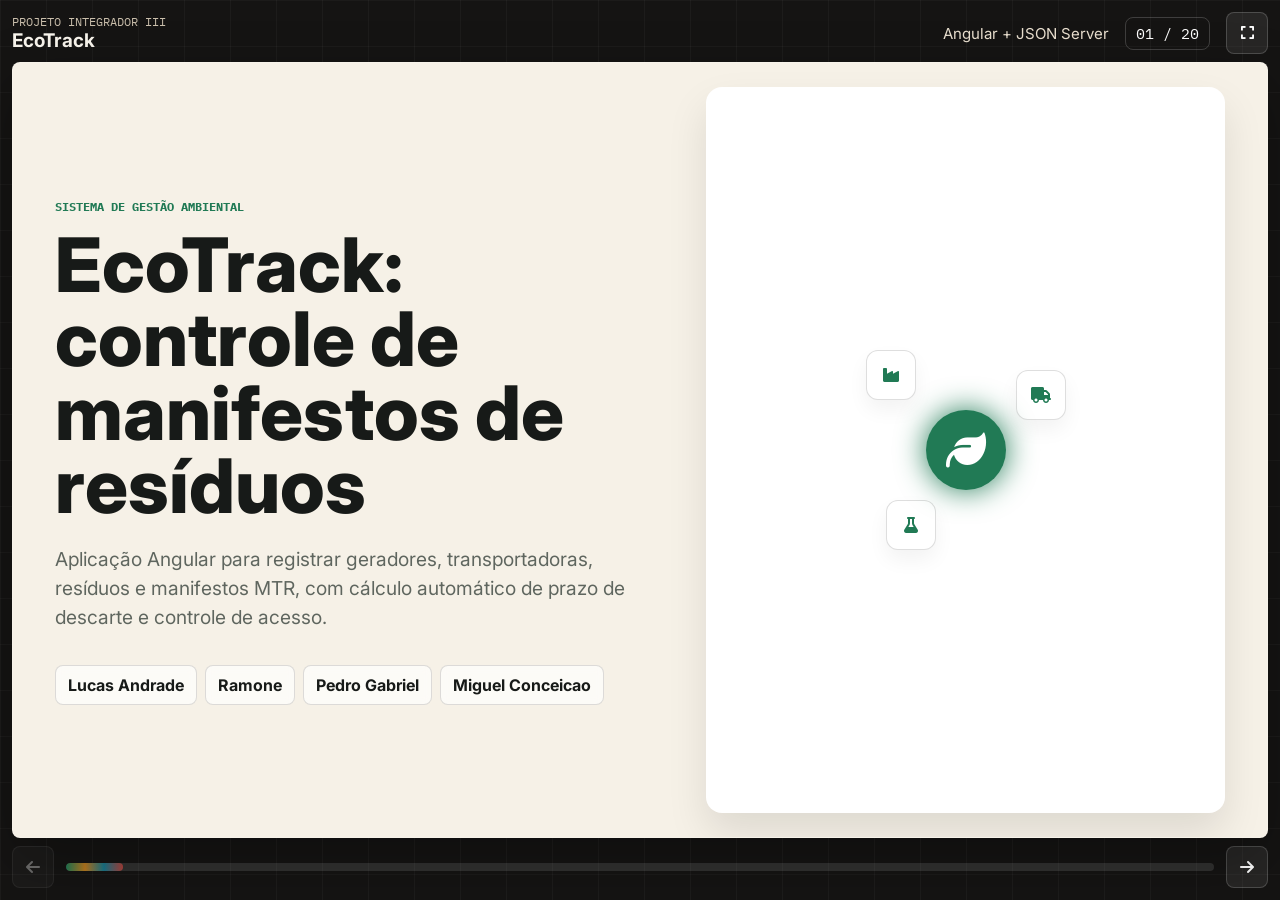
<file: pages/slides-pi-3/index.html>
<!DOCTYPE html>
<html lang="pt-BR">

<head>
    <meta charset="UTF-8">
    <meta name="viewport" content="width=device-width, initial-scale=1.0">
    <title>EcoTrack - Gestao de Residuos</title>
    <link rel="icon" href="../../public/favicon.svg" type="image/svg+xml">
    <link rel="preconnect" href="https://fonts.googleapis.com">
    <link rel="preconnect" href="https://fonts.gstatic.com" crossorigin>
    <link href="https://fonts.googleapis.com/css2?family=IBM+Plex+Mono:wght@400;500;600&family=Inter:wght@400;500;600;700;800&display=swap" rel="stylesheet">
    <link rel="stylesheet" href="https://cdnjs.cloudflare.com/ajax/libs/font-awesome/6.5.2/css/all.min.css">
    <link rel="stylesheet" href="styles.css">
</head>

<body>
    <div class="presentation-shell">
        <header class="deck-topbar">
            <div>
                <span class="deck-kicker">Projeto Integrador III</span>
                <strong>EcoTrack</strong>
            </div>
            <div class="topbar-meta">
                <span>Angular + JSON Server</span>
                <span id="slide-indicator">01 / 20</span>
                <button id="fullscreen-button" class="nav-button" type="button" aria-label="Tela cheia">
                    <i class="fa-solid fa-expand" aria-hidden="true"></i>
                </button>
            </div>
        </header>

        <main class="deck" aria-live="polite">
            <section class="slide active theme-green" data-title="Capa">
                <div class="cover-layout">
                    <div class="cover-copy">
                        <span class="section-label">Sistema de gestão ambiental</span>
                        <h1>EcoTrack: controle de manifestos de resíduos</h1>
                        <p class="lead">Aplicação Angular para registrar geradores, transportadoras, resíduos e manifestos MTR, com cálculo automático de prazo de descarte e controle de acesso.</p>

                        <div class="team-strip">
                            <span>Lucas Andrade</span>
                            <span>Ramone</span>
                            <span>Pedro Gabriel</span>
                            <span>Miguel Conceicao</span>
                        </div>
                    </div>

                    <div class="hero-visual-container">
                        <div class="eco-pulse">
                            <div class="pulse-ring"></div>
                            <div class="pulse-ring"></div>
                            <div class="pulse-ring"></div>
                            <div class="pulse-center">
                                <i class="fa-solid fa-leaf"></i>
                            </div>
                            <div class="floating-node node-1"><i class="fa-solid fa-industry"></i></div>
                            <div class="floating-node node-2"><i class="fa-solid fa-truck"></i></div>
                            <div class="floating-node node-3"><i class="fa-solid fa-flask"></i></div>
                        </div>
                    </div>
                </div>
            </section>

            <section class="slide theme-amber" data-title="Problema">
                <div class="two-column">
                    <div class="slide-copy">
                        <span class="section-label">Problema resolvido</span>
                        <h2>Não é só cadastrar dados. É controlar risco.</h2>
                        <ul class="bullet-list">
                            <li>Resíduos perigosos precisam de rastreabilidade: origem, tipo, quantidade, transporte e prazo.</li>
                            <li>O manifesto concentra as relações entre gerador, resíduo e transportadora.</li>
                            <li>O diferencial técnico está em validar dados e automatizar decisões que seriam manuais.</li>
                        </ul>
                    </div>

                    <div class="hero-visual-container">
                        <div class="risk-shield">
                            <div class="shield-radar"></div>
                            <div class="shield-base">
                                <i class="fa-solid fa-shield-halved"></i>
                            </div>
                            <div class="shield-scan"></div>
                        </div>
                    </div>
                </div>
            </section>

            <section class="slide theme-teal" data-title="Arquitetura">
                <div class="slide-stack">
                    <div class="slide-heading">
                        <span class="section-label">Arquitetura</span>
                        <h2>MVC simulado dentro do Angular</h2>
                        <p>O projeto usa componentes para a interface, services para dados e regras, e models para manter os contratos claros.</p>
                    </div>

                    <div class="architecture-grid">
                        <article class="architecture-block">
                            <span class="block-tag">Model</span>
                            <h3>models.ts</h3>
                            <p>Define Usuario, Gerador, Transportadora, Residuo, Manifesto e ManifestoView.</p>
                        </article>
                        <article class="architecture-block">
                            <span class="block-tag">Service</span>
                            <h3>services/*</h3>
                            <p>Centraliza HTTP, CRUD, validação de CNPJ, autenticação e regra de prazo.</p>
                        </article>
                        <article class="architecture-block">
                            <span class="block-tag">View</span>
                            <h3>pages/*</h3>
                            <p>Material table, stepper, chips, formularios reativos e dashboard.</p>
                        </article>
                    </div>

                    <pre class="code-window compact"><code>src/app/
|-- models/models.ts
|-- services/manifesto.service.ts
|-- services/validacao.service.ts
|-- guards/auth.guard.ts
|-- pages/manifestos/
`-- pages/dashboard/</code></pre>
                    <div class="code-note">
                        <strong>Padrão de Camadas</strong>
                        Concentrar a lógica nos Services permite que os componentes fiquem "burros" e focados apenas na interação com o usuário, facilitando testes e manutenção.
                    </div>
                </div>
            </section>

            <section class="slide theme-purple" data-title="Modelo de Dados">
                <div class="two-column wide-left">
                    <div class="slide-copy">
                        <span class="section-label">Modelagem</span>
                        <h2>O Manifesto e o ponto de encontro do sistema</h2>
                        <p class="lead small">A estrutura evita dados soltos: cada MTR referencia uma empresa geradora, uma transportadora e um tipo de resíduo.</p>

                        <div class="entity-grid">
                            <div class="entity-pill">Usuário</div>
                            <div class="entity-pill">Gerador</div>
                            <div class="entity-pill">Transportadora</div>
                            <div class="entity-pill">Resíduo</div>
                            <div class="entity-pill highlight">Manifesto</div>
                        </div>
                    </div>

                    <pre class="code-window"><code><span class="token-keyword">export interface</span> <span class="token-type">Manifesto</span> {
  <span class="token-function">id</span>?: <span class="token-type">string</span>;
  <span class="token-function">numero</span>: <span class="token-type">string</span>;
  <span class="token-function">geradorId</span>: <span class="token-type">string</span>;
  <span class="token-function">transportadoraId</span>: <span class="token-type">string</span>;
  <span class="token-function">residuoId</span>: <span class="token-type">string</span>;
  <span class="token-function">quantidade</span>: <span class="token-type">number</span>;
  <span class="token-function">dataGeracao</span>: <span class="token-type">string</span>;
  <span class="token-function">prazoDescarte</span>: <span class="token-type">string</span>;
  <span class="token-function">status</span>: <span class="token-type">StatusManifesto</span>;
  <span class="token-function">observacoes</span>?: <span class="token-type">string</span>;
  <span class="token-function">createdAt</span>?: <span class="token-type">string</span>;
}</code></pre>
                </div>
            </section>

            <section class="slide theme-green" data-title="Backend Simulado">
                <div class="two-column">
                    <div class="slide-copy">
                        <span class="section-label">Backend acadêmico</span>
                        <h2>JSON Server como API REST simulada</h2>
                        <ul class="bullet-list">
                            <li>O `db.json` guarda usuários, geradores, transportadoras, resíduos e manifestos.</li>
                            <li>Os services acessam `environment.apiUrl`, mantendo a tela separada da fonte de dados.</li>
                            <li>O script `dev` sobe backend e Angular para facilitar a demonstração.</li>
                        </ul>
                    </div>

                    <div class="endpoint-panel">
                        <div class="endpoint-row"><span>GET</span><strong>/manifestos</strong></div>
                        <div class="endpoint-row"><span>POST</span><strong>/geradores</strong></div>
                        <div class="endpoint-row"><span>PATCH</span><strong>/manifestos/:id</strong></div>
                        <div class="endpoint-row"><span>GET</span><strong>/usuarios?email=&amp;senha=</strong></div>
                    </div>
                </div>
            </section>

            <section class="slide theme-red" data-title="Seguranca">
                <div class="two-column">
                    <div class="slide-copy">
                        <span class="section-label">Login e permissao</span>
                        <h2>Rotas protegidas por perfil</h2>
                        <ul class="bullet-list">
                            <li>`authGuard` bloqueia paginas internas quando nao existe usuário logado.</li>
                            <li>`adminGuard` limita o cadastro de usuários ao administrador.</li>
                            <li>A sessão fica no `sessionStorage`, suficiente para a proposta acadêmica e para a demo.</li>
                        </ul>
                    </div>

                    <pre class="code-window"><code><span class="token-keyword">export const</span> <span class="token-function">adminGuard</span>: <span class="token-type">CanActivateFn</span> = () <span class="token-operator">=></span> {
  <span class="token-keyword">const</span> auth = <span class="token-function">inject</span>(<span class="token-type">AuthService</span>);
  <span class="token-keyword">const</span> router = <span class="token-function">inject</span>(<span class="token-type">Router</span>);

  <span class="token-keyword">if</span> (auth.<span class="token-function">isAdmin</span>()) <span class="token-keyword">return true</span>;

  router.<span class="token-function">navigate</span>([<span class="token-string">'/dashboard'</span>]);
  <span class="token-keyword">return false</span>;
};</code></pre>
                </div>
            </section>

            <section class="slide theme-amber" data-title="Validacao CNPJ">
                <div class="two-column wide-right">
                    <div class="slide-copy">
                        <span class="section-label">Consistência dos dados</span>
                        <h2>Validação real de CNPJ no formulário</h2>
                        <ul class="bullet-list">
                            <li>A máscara melhora a digitacao, mas a regra importante e o digito verificador.</li>
                            <li>O validator retorna `cnpjInvalido` e impede o submit do formulário.</li>
                            <li>A mesma regra e reutilizada em geradores e transportadoras.</li>
                        </ul>

                        <div class="form-demo">
                            <label>CNPJ</label>
                            <div class="input-row invalid">11.111.111/1111-11</div>
                            <span>Submit bloqueado: dígito verificador inválido.</span>
                        </div>
                    </div>

                    <pre class="code-window"><code><span class="token-function">validarCNPJ</span>(cnpj: <span class="token-type">string</span>): <span class="token-type">boolean</span> {
  <span class="token-keyword">const</span> numeros = cnpj.<span class="token-function">replace</span>(<span class="token-operator">/\D/g</span>, <span class="token-string">''</span>);
  <span class="token-keyword">if</span> (numeros.<span class="token-function">length</span> <span class="token-operator">!==</span> <span class="token-number">14</span>) <span class="token-keyword">return false</span>;
  <span class="token-keyword">if</span> (<span class="token-operator">/^(\d)\1+$/</span>.<span class="token-function">test</span>(numeros)) <span class="token-keyword">return false</span>;

  <span class="token-keyword">const</span> <span class="token-function">calcDigito</span> = (parcial: <span class="token-type">string</span>, pesos: <span class="token-type">number</span>[]): <span class="token-type">number</span> <span class="token-operator">=></span> {
    <span class="token-keyword">const</span> soma = parcial.<span class="token-function">split</span>(<span class="token-string">''</span>).<span class="token-function">reduce</span>((acc, d, i) <span class="token-operator">=></span> 
      acc <span class="token-operator">+</span> <span class="token-function">parseInt</span>(d) <span class="token-operator">*</span> pesos[i], <span class="token-number">0</span>);
    <span class="token-keyword">const</span> resto = soma <span class="token-operator">%</span> <span class="token-number">11</span>;
    <span class="token-keyword">return</span> resto <span class="token-operator">&lt;</span> <span class="token-number">2</span> <span class="token-operator">?</span> <span class="token-number">0</span> <span class="token-operator">:</span> <span class="token-number">11</span> <span class="token-operator">-</span> resto;
  };

  <span class="token-keyword">const</span> pesos1 = [<span class="token-number">5</span>, <span class="token-number">4</span>, <span class="token-number">3</span>, <span class="token-number">2</span>, <span class="token-number">9</span>, <span class="token-number">8</span>, <span class="token-number">7</span>, <span class="token-number">6</span>, <span class="token-number">5</span>, <span class="token-number">4</span>, <span class="token-number">3</span>, <span class="token-number">2</span>];
  <span class="token-keyword">const</span> pesos2 = [<span class="token-number">6</span>, <span class="token-number">5</span>, <span class="token-number">4</span>, <span class="token-number">3</span>, <span class="token-number">2</span>, <span class="token-number">9</span>, <span class="token-number">8</span>, <span class="token-number">7</span>, <span class="token-number">6</span>, <span class="token-number">5</span>, <span class="token-number">4</span>, <span class="token-number">3</span>, <span class="token-number">2</span>];

  <span class="token-keyword">const</span> d1 = <span class="token-function">calcDigito</span>(numeros.<span class="token-function">slice</span>(<span class="token-number">0</span>, <span class="token-number">12</span>), pesos1);
  <span class="token-keyword">const</span> d2 = <span class="token-function">calcDigito</span>(numeros.<span class="token-function">slice</span>(<span class="token-number">0</span>, <span class="token-number">13</span>), pesos2);

  <span class="token-keyword">return</span> d1 <span class="token-operator">===</span> <span class="token-function">parseInt</span>(numeros[<span class="token-number">12</span>]) 
    <span class="token-operator">&amp;&amp;</span> d2 <span class="token-operator">===</span> <span class="token-function">parseInt</span>(numeros[<span class="token-number">13</span>]);
}</code></pre>
                </div>
            </section>

            <section class="slide theme-teal" data-title="Fluxo Manifesto">
                <div class="slide-stack">
                    <div class="slide-heading">
                        <span class="section-label">Processo: MTR</span>
                        <h2>Fluxo guiado de cadastro</h2>
                        <p>O <code>mat-stepper</code> divide o formulário em três contextos claros para evitar erro humano.</p>
                    </div>

                    <div class="stepper-visual">
                        <div class="step-block">
                            <span>1</span>
                            <i class="fa-solid fa-industry"></i>
                            <strong>Gerador</strong>
                            <small>origem do resíduo</small>
                        </div>
                        <div class="step-block">
                            <span>2</span>
                            <i class="fa-solid fa-biohazard"></i>
                            <strong>Resíduo</strong>
                            <small>classificação e quantidade</small>
                        </div>
                        <div class="step-block">
                            <span>3</span>
                            <i class="fa-solid fa-truck-fast"></i>
                            <strong>Transportadora</strong>
                            <small>logística de saída</small>
                        </div>
                    </div>
                    <div class="code-note">
                        <strong>Interação do Usuário</strong>
                        O uso do Stepper reduz a carga cognitiva, apresentando apenas os campos necessários para cada etapa da jornada, garantindo dados completos e processos guiados.
                    </div>
                </div>
            </section>

            <section class="slide theme-teal" data-title="Lógica de Cadastro">
                <div class="slide-stack">
                    <div class="slide-heading">
                        <span class="section-label">Service: Manifesto</span>
                        <h2>Criação do Manifesto (MTR)</h2>
                        <p>Uso de <code>switchMap</code> para garantir a geração do número sequencial antes da persistência.</p>
                    </div>

                    <div class="code-grid">
                        <pre class="code-window"><code><span class="token-comment">// Contrato do Formulário</span>
<span class="token-keyword">interface</span> <span class="token-type">DadosMTR</span> {
  geradorId: <span class="token-type">string</span>;
  transportadoraId: <span class="token-type">string</span>;
  residuoId: <span class="token-type">string</span>;
  classeResiduo: <span class="token-type">ClasseResiduo</span>;
  quantidade: <span class="token-type">number</span>;
  dataGeracao: <span class="token-type">string</span>;
  observacoes?: <span class="token-type">string</span>;
}</code></pre>

                        <pre class="code-window"><code><span class="token-function">criarNovo</span>(dados: <span class="token-type">DadosMTR</span>): <span class="token-type">Observable</span>&lt;<span class="token-type">Manifesto</span>&gt; {
  <span class="token-keyword">return this</span>.<span class="token-function">listar</span>().<span class="token-function">pipe</span>(
    <span class="token-function">switchMap</span>((ms) <span class="token-operator">=></span> {
      <span class="token-keyword">const</span> m: <span class="token-type">Manifesto</span> = {
        numero: <span class="token-keyword">this</span>.<span class="token-function">gerarNumeroMTR</span>(ms),
        ...dados,
        status: <span class="token-string">'pendente'</span>,
        prazoDescarte: <span class="token-keyword">this</span>.<span class="token-function">calcularPrazo</span>(
          dados.dataGeracao, dados.classeResiduo
        )
      };
      <span class="token-keyword">return this</span>.<span class="token-function">criar</span>(m);
    })
  );
}</code></pre>
                    </div>
                    <div class="code-note">
                        <strong>Reactive Flow</strong>
                        O fluxo de criação utiliza operadores do RxJS para garantir que a ordem das requisições seja respeitada (Número MTR -> Persistência) sem callbacks.
                    </div>
                </div>
            </section>

            <section class="slide theme-red" data-title="Autenticação">
                <div class="slide-stack">
                    <div class="slide-heading">
                        <span class="section-label">Segurança</span>
                        <h2>Login e Gestão de Sessão</h2>
                        <p>Integração com API REST e uso de <code>Signals</code> para propagar o estado do usuário na aplicação.</p>
                    </div>

                    <pre class="code-window"><code><span class="token-keyword">export class</span> <span class="token-class">AuthService</span> {
  usuarioLogado = <span class="token-function">signal</span>&lt;<span class="token-type">Usuario</span> | <span class="token-keyword">null</span>&gt;(<span class="token-keyword">null</span>);

  <span class="token-function">login</span>(email: <span class="token-type">string</span>, senha: <span class="token-type">string</span>): <span class="token-type">Observable</span>&lt;<span class="token-type">boolean</span>&gt; {
    <span class="token-keyword">return this</span>.http.<span class="token-function">get</span>&lt;<span class="token-type">Usuario</span>[]&gt;(<span class="token-string">`</span><span class="token-operator">${</span><span class="token-keyword">this</span>.api<span class="token-operator">}</span><span class="token-string">/usuarios?email=</span><span class="token-operator">${</span>email<span class="token-operator">}</span><span class="token-string">&amp;senha=</span><span class="token-operator">${</span>senha<span class="token-operator">}</span><span class="token-string">`</span>).<span class="token-function">pipe</span>(
      <span class="token-function">retry</span>({ count: <span class="token-number">3</span>, delay: <span class="token-number">700</span> }),
      <span class="token-function">map</span>((usuarios) <span class="token-operator">=></span> usuarios[<span class="token-number">0</span>] <span class="token-operator">??</span> <span class="token-keyword">null</span>),
      <span class="token-function">tap</span>((usuario) <span class="token-operator">=></span> {
        <span class="token-keyword">if</span> (usuario) {
          <span class="token-function">sessionStorage</span>.<span class="token-function">setItem</span>(<span class="token-string">'usuario'</span>, <span class="token-type">JSON</span>.<span class="token-function">stringify</span>(usuario));
          <span class="token-keyword">this</span>.usuarioLogado.<span class="token-function">set</span>(usuario);
        }
      }),
      <span class="token-function">map</span>((usuario) <span class="token-operator">=></span> <span class="token-operator">!!</span>usuario)
    );
  }
}</code></pre>
                    <div class="code-note">
                        <strong>Segurança Proativa</strong>
                        O uso de Signals para o estado global permite que a interface reaja instantaneamente a mudanças de privilégios ou expiração de sessão.
                    </div>
                </div>
            </section>

            <section class="slide theme-purple" data-title="Arquitetura Reativa">
                <div class="slide-stack">
                    <div class="slide-heading">
                        <span class="section-label">Performance</span>
                        <h2>Dashboard com Computed Signals</h2>
                        <p>O estado reativo garante que os contadores e alertas sejam recalculados automaticamente apenas quando os dados mudam.</p>
                    </div>

                    <pre class="code-window"><code>contadores = <span class="token-function">computed</span>(() <span class="token-operator">=></span> {
  <span class="token-keyword">const</span> lista = <span class="token-keyword">this</span>.<span class="token-function">manifestos</span>();
  <span class="token-keyword">return</span> {
    pendentes: lista.<span class="token-function">filter</span>(m <span class="token-operator">=></span> m.status <span class="token-operator">===</span> <span class="token-string">'pendente'</span>).length,
    vencendo: lista.<span class="token-function">filter</span>(m <span class="token-operator">=></span> {
      <span class="token-keyword">const</span> dias = <span class="token-keyword">this</span>.service.<span class="token-function">diasParaVencer</span>(m.prazoDescarte);
      <span class="token-keyword">return</span> m.status <span class="token-operator">===</span> <span class="token-string">'pendente'</span> <span class="token-operator">&amp;&amp;</span> dias <span class="token-operator">&lt;=</span> <span class="token-number">30</span> <span class="token-operator">&amp;&amp;</span> dias <span class="token-operator">>=</span> <span class="token-number">0</span>;
    }).length,
    finalizados: lista.<span class="token-function">filter</span>(m <span class="token-operator">=></span> m.status <span class="token-operator">===</span> <span class="token-string">'finalizado'</span>).length
  };
});</code></pre>
                    <div class="code-note">
                        <strong>Performance</strong>
                        Computed Signals são otimizados: o cálculo de alertas e contadores só é disparado se a lista base de manifestos sofrer alguma alteração.
                    </div>
                </div>
            </section>

            <section class="slide theme-amber" data-title="Roteamento">
                <div class="slide-stack">
                    <div class="slide-heading">
                        <span class="section-label">Configuração</span>
                        <h2>Lazy Loading e Proteção</h2>
                        <p>A aplicação carrega apenas o necessário para cada rota, utilizando <code>CanActivate</code> para segurança.</p>
                    </div>

                    <pre class="code-window"><code><span class="token-keyword">export const</span> <span class="token-function">routes</span>: <span class="token-type">Routes</span> = [
  { path: <span class="token-string">''</span>, <span class="token-function">redirectTo</span>: <span class="token-string">'login'</span>, <span class="token-function">pathMatch</span>: <span class="token-string">'full'</span> },
  {
    path: <span class="token-string">''</span>,
    <span class="token-function">loadComponent</span>: () <span class="token-operator">=></span> <span class="token-keyword">import</span>(<span class="token-string">'./layout/shell'</span>).<span class="token-function">then</span>(m <span class="token-operator">=></span> m.<span class="token-class">ShellComponent</span>),
    <span class="token-function">canActivate</span>: [<span class="token-function">authGuard</span>],
    children: [
      {
        path: <span class="token-string">'usuarios'</span>,
        <span class="token-function">loadComponent</span>: () <span class="token-operator">=></span> <span class="token-keyword">import</span>(<span class="token-string">'./pages/usuarios'</span>).<span class="token-function">then</span>(m <span class="token-operator">=></span> m.<span class="token-class">UsuariosComponent</span>),
        <span class="token-function">canActivate</span>: [<span class="token-function">adminGuard</span>]
      }
    ]
  }
];</code></pre>
                    <div class="code-note">
                        <strong>Escalabilidade</strong>
                        O Lazy Loading garante que o bundle inicial permaneça leve, carregando módulos administrativos apenas quando o acesso é autorizado.
                    </div>
                </div>
            </section>

            <section class="slide theme-teal" data-title="UX e Máscaras">
                <div class="slide-stack">
                    <div class="slide-heading">
                        <span class="section-label">Interatividade</span>
                        <h2>Máscaras de Input no DOM</h2>
                        <p>Garantindo a entrada de dados formatada para o usuário enquanto mantém o valor limpo para o backend.</p>
                    </div>

                    <pre class="code-window"><code><span class="token-function">aplicarMascaraCNPJ</span>(event: <span class="token-type">Event</span>): <span class="token-type">void</span> {
  <span class="token-keyword">const</span> input = event.target <span class="token-keyword">as</span> <span class="token-type">HTMLInputElement</span>;
  <span class="token-keyword">let</span> valor = input.value.<span class="token-function">replace</span>(<span class="token-operator">/\D/g</span>, <span class="token-string">''</span>).<span class="token-function">slice</span>(<span class="token-number">0</span>, <span class="token-number">14</span>);
  
  valor = valor
    .<span class="token-function">replace</span>(<span class="token-operator">/(\d{2})(\d)/</span>, <span class="token-string">'$1.$2'</span>)
    .<span class="token-function">replace</span>(<span class="token-operator">/(\d{2}\.\d{3})(\d)/</span>, <span class="token-string">'$1.$2'</span>)
    .<span class="token-function">replace</span>(<span class="token-operator">/(\d{2}\.\d{3}\.\d{3})(\d)/</span>, <span class="token-string">'$1/$2'</span>)
    .<span class="token-function">replace</span>(<span class="token-operator">/(\d{2}\.\d{3}\.\d{3}\/\d{4})(\d)/</span>, <span class="token-string">'$1-$2'</span>);
    
  <span class="token-keyword">this</span>.form.<span class="token-function">get</span>(<span class="token-string">'cnpj'</span>)<span class="token-operator">?</span>.<span class="token-function">setValue</span>(valor, { emitEvent: <span class="token-keyword">false</span> });
  input.value = valor;
}</code></pre>
                </div>
            </section>

            <section class="slide theme-purple" data-title="Filtros Complexos">
                <div class="slide-stack">
                    <div class="slide-heading">
                        <span class="section-label">Material Table</span>
                        <h2>Filtro Predicado Customizado</h2>
                        <p>Otimização da busca para considerar campos aninhados (Gerador, Resíduo) sem processamento pesado.</p>
                    </div>

                    <pre class="code-window"><code><span class="token-function">configurarFiltro</span>(): <span class="token-type">void</span> {
  <span class="token-keyword">this</span>.dataSource.filterPredicate = (m: <span class="token-type">ManifestoView</span>, filtro: <span class="token-type">string</span>) <span class="token-operator">=></span> {
    <span class="token-keyword">const</span> campos = [
      m.numero, 
      m.gerador<span class="token-operator">?</span>.razaoSocial, 
      m.residuo<span class="token-operator">?</span>.nome
    ].<span class="token-function">join</span>(<span class="token-string">' '</span>).<span class="token-function">toLowerCase</span>();
    
    <span class="token-keyword">return</span> campos.<span class="token-function">includes</span>(filtro);
  };
}</code></pre>
                    <div class="code-note">
                        <strong>Filtro Dinâmico</strong>
                        O predicado é configurado para ser case-insensitive e buscar em múltiplos campos simultaneamente, melhorando drasticamente a usabilidade da tabela.
                    </div>
                </div>
            </section>

            <section class="slide theme-green" data-title="Tipagem Estrita">
                <div class="slide-stack">
                    <div class="slide-heading">
                        <span class="section-label">Modelagem</span>
                        <h2>Contratos e Union Types</h2>
                        <p>Uso rigoroso de interfaces e tipos literais para evitar estados inválidos e facilitar o autocomplete.</p>
                    </div>

                    <pre class="code-window"><code><span class="token-keyword">export type</span> <span class="token-type">StatusManifesto</span> = <span class="token-string">'pendente'</span> | <span class="token-string">'transportado'</span> | <span class="token-string">'finalizado'</span>;
<span class="token-keyword">export type</span> <span class="token-type">ClasseResiduo</span> = <span class="token-string">'I'</span> | <span class="token-string">'II-A'</span> | <span class="token-string">'II-B'</span>;

<span class="token-keyword">export interface</span> <span class="token-type">ManifestoView</span> <span class="token-keyword">extends</span> <span class="token-type">Manifesto</span> {
  gerador<span class="token-operator">?</span>: <span class="token-type">Gerador</span>;
  transportadora<span class="token-operator">?</span>: <span class="token-type">Transportadora</span>;
  residuo<span class="token-operator">?</span>: <span class="token-type">Residuo</span>;
}</code></pre>
                    <div class="code-note">
                        <strong>Qualidade de Código</strong>
                        Interfaces estendidas (ViewModels) garantem que o TypeScript aponte erros de acesso a dados nulos antes mesmo do código ser executado.
                    </div>
                </div>
            </section>

            <section class="slide theme-red" data-title="UI Condicional">
                <div class="slide-stack">
                    <div class="slide-heading">
                        <span class="section-label">Angular Template</span>
                        <h2>Status Visuais Dinâmicos</h2>
                        <p>Aplicação de classes CSS e labels baseadas nos metadados das entidades, garantindo consistência visual.</p>
                    </div>

                    <pre class="code-window"><code><span class="token-function">getStatusLabel</span>(status<span class="token-operator">?</span>: <span class="token-type">string</span>): <span class="token-type">string</span> {
  <span class="token-keyword">const</span> map: <span class="token-class">Record</span>&lt;<span class="token-type">string</span>, <span class="token-type">string</span>&gt; = {
    pendente: <span class="token-string">'Pendente'</span>,
    transportado: <span class="token-string">'Transportado'</span>,
    finalizado: <span class="token-string">'Finalizado'</span>,
  };
  <span class="token-keyword">return</span> map[status <span class="token-operator">??</span> <span class="token-string">''</span>] <span class="token-operator">??</span> status <span class="token-operator">??</span> <span class="token-string">''</span>;
}

<span class="token-comment">// No Template HTML:</span>
<span class="token-operator">&lt;</span>mat-chip [class]=<span class="token-string">"'chip-status chip-' + m.status"</span><span class="token-operator">&gt;</span>
  <span class="token-operator">{{</span> <span class="token-function">getStatusLabel</span>(m.status) <span class="token-operator">}}</span>
<span class="token-operator">&lt;</span>/mat-chip<span class="token-operator">&gt;</span></code></pre>
                    <div class="code-note">
                        <strong>Consistência Visual</strong>
                        Centralizar a lógica de labels e cores em métodos puros no componente facilita a manutenção e garante uma identidade visual única no sistema.
                    </div>
                </div>
            </section>

            <section class="slide theme-green" data-title="Regra de Prazo">
                <div class="two-column">
                    <div class="slide-copy">
                        <span class="section-label">Diferencial tecnico</span>
                        <h2>Prazo de descarte calculado pela classe do resíduo</h2>
                        <ul class="bullet-list">
                            <li>Classe I: ate 90 dias.</li>
                            <li>Classe II-A: ate 180 dias.</li>
                            <li>Classe II-B: ate 365 dias.</li>
                            <li>A data aparece no formulário antes de salvar o manifesto.</li>
                        </ul>
                    </div>

                    <div class="rule-layout">
                        <pre class="code-window small-code"><code><span class="token-keyword">const</span> <span class="token-type">PRAZO_POR_CLASSE</span>: <span class="token-class">Record</span>&lt;<span class="token-type">ClasseResiduo</span>, <span class="token-type">number</span>&gt; = { 
  I: <span class="token-number">90</span>, <span class="token-string">'II-A'</span>: <span class="token-number">180</span>, <span class="token-string">'II-B'</span>: <span class="token-number">365</span> 
};

<span class="token-function">calcularPrazoDescarte</span>(dataGeracao: <span class="token-type">string</span>, classe: <span class="token-type">ClasseResiduo</span>): <span class="token-type">string</span> {
  <span class="token-keyword">const</span> dias = <span class="token-type">PRAZO_POR_CLASSE</span>[classe];
  <span class="token-keyword">const</span> data = <span class="token-keyword">new</span> <span class="token-class">Date</span>(dataGeracao);
  data.<span class="token-function">setDate</span>(data.<span class="token-function">getDate</span>() <span class="token-operator">+</span> dias);
  <span class="token-keyword">return</span> data.<span class="token-function">toISOString</span>().<span class="token-function">split</span>(<span class="token-string">'T'</span>)[<span class="token-number">0</span>];
}</code></pre>
                        <div class="timeline">
                            <span>Data de geração</span>
                            <strong>+ dias por classe</strong>
                            <span>Prazo máximo</span>
                        </div>
                    </div>
                </div>
            </section>

            <section class="slide theme-purple" data-title="Service com Detalhes">
                <div class="two-column wide-right">
                    <div class="slide-copy">
                        <span class="section-label">Services</span>
                        <h2>Lista enriquecida para a tabela</h2>
                        <ul class="bullet-list">
                            <li>O manifesto salva apenas IDs, como em um banco normalizado.</li>
                            <li>`listarComDetalhes` junta as coleções e entrega uma `ManifestoView` pronta para a tela.</li>
                            <li>Isso deixa o HTML simples e concentra a montagem dos dados no service.</li>
                        </ul>
                    </div>

                    <div class="code-grid">
                        <pre class="code-window"><code><span class="token-function">listarComDetalhes</span>(): <span class="token-type">Observable</span>&lt;<span class="token-type">ManifestoView</span>[]&gt; {
  <span class="token-keyword">return</span> <span class="token-function">forkJoin</span>({
    manifestos: <span class="token-keyword">this</span>.http.<span class="token-function">get</span>&lt;<span class="token-type">Manifesto</span>[]&gt;(<span class="token-operator">...</span>),
    geradores: <span class="token-keyword">this</span>.geradorService.<span class="token-function">listar</span>(),
    transportadoras: <span class="token-keyword">this</span>.transportadoraService.<span class="token-function">listar</span>(),
    residuos: <span class="token-keyword">this</span>.residuoService.<span class="token-function">listar</span>(),
  }).<span class="token-function">pipe</span>(
    <span class="token-function">map</span>(<span class="token-keyword">this</span>.montarView)
  );
}</code></pre>

                        <pre class="code-window"><code><span class="token-keyword">private</span> <span class="token-function">montarView</span>({ m, g, t, r }) {
  <span class="token-keyword">return</span> m.<span class="token-function">map</span>((item) <span class="token-operator">=></span> ({
    ...item,
    gerador: g.<span class="token-function">find</span>((x) <span class="token-operator">=></span> 
      <span class="token-type">String</span>(x.id) <span class="token-operator">===</span> <span class="token-type">String</span>(item.geradorId)),
    transportadora: t.<span class="token-function">find</span>((x) <span class="token-operator">=></span> 
      <span class="token-type">String</span>(x.id) <span class="token-operator">===</span> <span class="token-type">String</span>(item.transportadoraId)),
    residuo: r.<span class="token-function">find</span>((x) <span class="token-operator">=></span> 
      <span class="token-type">String</span>(x.id) <span class="token-operator">===</span> <span class="token-type">String</span>(item.residuoId)),
  }));
}</code></pre>
                    </div>
                </div>
            </section>

            <section class="slide theme-red" data-title="Dashboard">
                <div class="two-column">
                    <div class="slide-copy">
                        <span class="section-label">Operacao</span>
                        <h2>Dashboard transforma registros em alerta</h2>
                        <ul class="bullet-list">
                            <li>Contadores por status: pendente, transportado e finalizado.</li>
                            <li>Identificação de manifestos vencendo em até 30 dias.</li>
                            <li>Chips visuais indicam status, tipo de resíduo e criticidade do prazo.</li>
                        </ul>
                    </div>

                    <div class="dashboard-mock">
                        <div class="metric-card status-pending">
                            <i class="fa-solid fa-hourglass-half"></i>
                            <strong>Pendentes</strong>
                            <span>controle ativo</span>
                        </div>
                        <div class="metric-card status-moving">
                            <i class="fa-solid fa-truck"></i>
                            <strong>Transportados</strong>
                            <span>em andamento</span>
                        </div>
                        <div class="metric-card status-alert">
                            <i class="fa-solid fa-triangle-exclamation"></i>
                            <strong>Vencendo</strong>
                            <span>prioridade da operação</span>
                        </div>
                        <pre class="code-window mini-code"><code>contadores = <span class="token-function">computed</span>(() <span class="token-operator">=></span> {
  <span class="token-keyword">const</span> lista = <span class="token-keyword">this</span>.<span class="token-function">manifestos</span>();
  <span class="token-keyword">return</span> {
    pendentes: lista.<span class="token-function">filter</span>((m) <span class="token-operator">=></span> m.status <span class="token-operator">===</span> <span class="token-string">'pendente'</span>).<span class="token-function">length</span>,
    vencendo: lista.<span class="token-function">filter</span>((m) <span class="token-operator">=></span> {
      <span class="token-keyword">const</span> dias = <span class="token-keyword">this</span>.service.<span class="token-function">diasParaVencer</span>(m.prazoDescarte);
      <span class="token-keyword">return</span> m.status <span class="token-operator">===</span> <span class="token-string">'pendente'</span> <span class="token-operator">&amp;&amp;</span> dias <span class="token-operator">&lt;=</span> <span class="token-number">30</span> <span class="token-operator">&amp;&amp;</span> dias <span class="token-operator">>=</span> <span class="token-number">0</span>;
    }).<span class="token-function">length</span>
  };
});</code></pre>
                    </div>
                </div>
            </section>

            <section class="slide theme-green" data-title="Roteiro">
                <div class="closing-layout">
                    <div class="slide-copy">
                        <span class="section-label">Como apresentar</span>
                        <h2>Roteiro de demo em fluxo</h2>
                    </div>

                    <ol class="demo-list">
                        <li><strong>Login:</strong> mostrar a autenticação via Service e o estado reativo do usuário.</li>
                        <li><strong>Formulários:</strong> validar CNPJ em tempo real e mostrar o bloqueio de submissão.</li>
                        <li><strong>MTR:</strong> criar manifesto pelo fluxo guiado e explicar a lógica de ID sequencial.</li>
                        <li><strong>Regras:</strong> destacar o cálculo automático de prazo baseado na classe do resíduo.</li>
                        <li><strong>Dashboard:</strong> exibir a reatividade total dos contadores e alertas de vencimento.</li>
                    </ol>

                    <div class="final-message">
                        <strong>Direcionamento Estratégico</strong>
                        <p>A apresentação deve focar na robustez: mostre como o TypeScript e os Signals protegem a aplicação de erros de estado, como o Angular Material entrega uma UX premium e como o backend simulado permite testar fluxos de negócio reais (como o cálculo de prazos ambientais) de forma ágil e segura.</p>
                    </div>
                </div>
            </section>
        </main>

        <footer class="deck-footer">
            <button class="nav-button prev" type="button" aria-label="Slide anterior">
                <i class="fa-solid fa-arrow-left" aria-hidden="true"></i>
            </button>
            <div class="progress-track" aria-hidden="true">
                <div id="progress-bar" class="progress-bar"></div>
            </div>
            <button class="nav-button next" type="button" aria-label="Proximo slide">
                <i class="fa-solid fa-arrow-right" aria-hidden="true"></i>
            </button>
        </footer>
    </div>

    <script src="script.js"></script>
</body>

</html>
</file>
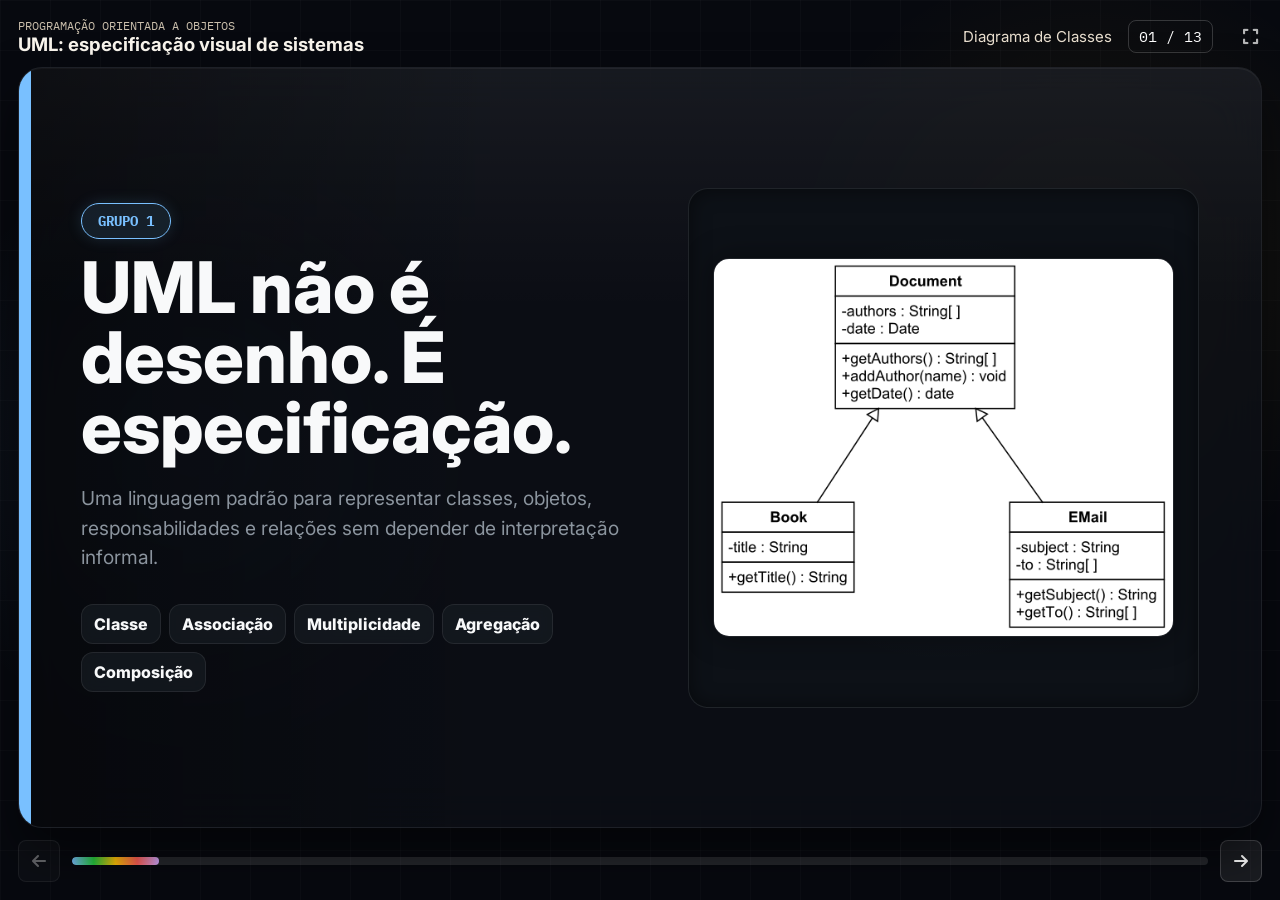
<file: pages/slides-uml-poo/index.html>
<!DOCTYPE html>
<html lang="pt-BR">

<head>
    <meta charset="UTF-8">
    <meta name="viewport" content="width=device-width, initial-scale=1.0">
    <title>UML e POO: Diagrama de Classes</title>
    <meta name="description" content="Apresentação técnica sobre UML, diagrama de classes e relacionamentos em Programação Orientada a Objetos.">
    <link rel="icon" href="../../public/favicon.svg" type="image/svg+xml">
    <link rel="preconnect" href="https://fonts.googleapis.com">
    <link rel="preconnect" href="https://fonts.gstatic.com" crossorigin>
    <link href="https://fonts.googleapis.com/css2?family=IBM+Plex+Mono:wght@400;500;600&family=Inter:wght@400;500;600;700;800&display=swap" rel="stylesheet">
    <link rel="stylesheet" href="https://cdnjs.cloudflare.com/ajax/libs/font-awesome/6.5.2/css/all.min.css">
    <link rel="stylesheet" href="styles.css">
</head>

<body>
    <div class="presentation-shell">
        <header class="deck-topbar">
            <div>
                <span class="deck-kicker">Programação Orientada a Objetos</span>
                <strong>UML: especificação visual de sistemas</strong>
            </div>
            <div class="topbar-meta">
                <span>Diagrama de Classes</span>
                <span id="slide-indicator">01 / 13</span>
                <button onclick="toggleFullscreen()" style="background: none; border: none; color: #fff; cursor: pointer; font-size: 1.1rem; padding: 4px; margin-left: 10px; opacity: 0.7;"><i class="fas fa-expand"></i></button>
            </div>
        </header>

        <main class="deck" aria-live="polite">
            <section class="slide active theme-blue" data-title="Capa">
                <div class="cover-layout">
                    <div class="cover-copy">
                        <span class="section-label">Grupo 1</span>
                        <h1>UML não é desenho. É especificação.</h1>
                        <p class="lead">Uma linguagem padrão para representar classes, objetos, responsabilidades e relações sem depender de interpretação informal.</p>

                        <div class="anchor-strip" aria-label="Tópicos principais">
                            <span>Classe</span>
                            <span>Associação</span>
                            <span>Multiplicidade</span>
                            <span>Agregação</span>
                            <span>Composição</span>
                        </div>
                    </div>

                    <div class="hero-board" aria-label="Exemplo visual de diagrama de classes" style="display: flex; align-items: center; justify-content: center; padding: 24px;">
                        <img src="images/image.png" alt="Diagrama de Classes UML" style="max-width: 100%; max-height: 100%; object-fit: contain; border-radius: 16px; border: 1px solid var(--line); box-shadow: 0 0 30px rgba(0,0,0,0.4);">
                    </div>
                </div>
            </section>

            <section class="slide theme-green" data-title="O Que É UML">
                <div class="two-column">
                    <div class="slide-copy">
                        <span class="section-label">Definição</span>
                        <h2>UML é linguagem, não processo.</h2>
                        <ul class="bullet-list">
                            <li>É uma linguagem de modelagem padrão, mantida pelo OMG.</li>
                            <li>Serve para especificar, visualizar, construir e documentar artefatos de software.</li>
                            <li>Não define como a equipe trabalha; define como o sistema é representado.</li>
                        </ul>
                    </div>

                    <div class="definition-panel">
                        <div class="definition-row">
                            <i class="fa-solid fa-language"></i>
                            <div>
                                <strong>Linguagem</strong>
                                <span>Vocabulário visual compartilhado.</span>
                            </div>
                        </div>
                        <div class="definition-row muted-row">
                            <i class="fa-solid fa-route"></i>
                            <div>
                                <strong>Processo</strong>
                                <span>Sequência de trabalho da equipe.</span>
                            </div>
                        </div>
                        <div class="callout">
                            <strong>A falha comum</strong>
                            <p>Tratar UML como metodologia. Ela não manda fazer cascata, Scrum ou protótipo; ela padroniza a representação técnica.</p>
                        </div>
                    </div>
                </div>
            </section>

            <section class="slide theme-amber" data-title="Diagrama de Classes">
                <div class="two-column wide-right">
                    <div class="slide-copy">
                        <span class="section-label">Foco da apresentação</span>
                        <h2>O diagrama de classes mostra a estrutura estática.</h2>
                        <ul class="bullet-list">
                            <li>Classes representam conceitos relevantes do domínio.</li>
                            <li>Atributos descrevem dados mantidos por cada objeto.</li>
                            <li>Operações descrevem comportamentos oferecidos pela classe.</li>
                            <li>Relacionamentos mostram como os objetos se conectam.</li>
                        </ul>
                    </div>

                    <div class="class-anatomy" aria-label="Estrutura de uma classe UML">
                        <div class="class-title">
                            <span>Classe</span>
                            <strong>Pedido</strong>
                        </div>
                        <div class="class-section">
                            <span>- código: String</span>
                            <span>- data: Date</span>
                            <span>- total: Decimal</span>
                        </div>
                        <div class="class-section">
                            <span>+ calcularTotal(): Decimal</span>
                            <span>+ confirmar(): void</span>
                        </div>
                        <div class="legend-grid">
                            <span><b>+</b> público</span>
                            <span><b>-</b> privado</span>
                            <span><b>#</b> protegido</span>
                        </div>
                    </div>
                </div>
            </section>

            <section class="slide theme-red" data-title="Relacionamentos">
                <div class="slide-stack">
                    <div class="slide-heading">
                        <span class="section-label">Vocabulário estrutural</span>
                        <h2>Relacionamento não é enfeite: é contrato entre classes.</h2>
                        <p>O tipo da linha informa dependência, conhecimento, especialização ou implementação.</p>
                    </div>

                    <div class="relationship-grid">
                        <article class="relationship-card">
                            <i class="fa-solid fa-arrow-right"></i>
                            <strong>Dependência</strong>
                            <span>Uma classe usa outra temporariamente, geralmente em um método.</span>
                        </article>
                        <article class="relationship-card">
                            <i class="fa-solid fa-link"></i>
                            <strong>Associação</strong>
                            <span>Objetos estão conectados de forma estrutural.</span>
                        </article>
                        <article class="relationship-card">
                            <i class="fa-solid fa-code-branch"></i>
                            <strong>Generalização</strong>
                            <span>Uma classe especializada herda de outra classe.</span>
                        </article>
                        <article class="relationship-card">
                            <i class="fa-solid fa-puzzle-piece"></i>
                            <strong>Realização</strong>
                            <span>Uma classe implementa uma interface.</span>
                        </article>
                    </div>
                </div>
            </section>

            <section class="slide theme-purple" data-title="Associação">
                <div class="two-column">
                    <div class="slide-copy">
                        <span class="section-label">Associação simples</span>
                        <h2>Associação indica que uma classe conhece outra.</h2>
                        <ul class="bullet-list">
                            <li>É uma conexão estrutural entre objetos.</li>
                            <li>Não indica posse forte nem destruição automática.</li>
                            <li>Com multiplicidade, a linha deixa de ser vaga e passa a comunicar quantidade.</li>
                        </ul>
                    </div>

                    <div class="association-board">
                        <div class="mini-class">Professor</div>
                        <div class="association-line">
                            <span class="left-mark">0..*</span>
                            <span class="line-label">orienta</span>
                            <span class="right-mark">0..*</span>
                        </div>
                        <div class="mini-class">Aluno</div>
                        <div class="question-box">
                            <strong>Sem multiplicidade?</strong>
                            <p>A equipe não sabe se um professor orienta um aluno, muitos alunos ou nenhum aluno.</p>
                        </div>
                    </div>
                </div>
            </section>

            <section class="slide theme-blue" data-title="Multiplicidade">
                <div class="slide-stack">
                    <div class="slide-heading">
                        <span class="section-label">Precisão do modelo</span>
                        <h2>Multiplicidade responde: quantos objetos podem participar?</h2>
                    </div>

                    <div class="multiplicity-grid">
                        <article>
                            <strong>1</strong>
                            <span>Exatamente um.</span>
                        </article>
                        <article>
                            <strong>0..1</strong>
                            <span>Nenhum ou um.</span>
                        </article>
                        <article>
                            <strong>1..*</strong>
                            <span>Um ou muitos.</span>
                        </article>
                        <article>
                            <strong>0..*</strong>
                            <span>Nenhum ou muitos.</span>
                        </article>
                    </div>

                    <div class="wide-callout">
                        <i class="fa-solid fa-triangle-exclamation"></i>
                        <p>Uma associação sem multiplicidade é uma informação incompleta. O código pode acabar aceitando estados que o domínio não permite.</p>
                    </div>
                </div>
            </section>

            <section class="slide theme-green" data-title="Navegabilidade">
                <div class="two-column wide-left">
                    <div class="slide-copy">
                        <span class="section-label">Direção do conhecimento</span>
                        <h2>Navegabilidade vira referência no código.</h2>
                        <ul class="bullet-list">
                            <li>Seta em uma ponta: apenas uma classe conhece a outra.</li>
                            <li>Sem seta explícita: a leitura pode ser bidirecional ou indefinida, dependendo da convenção.</li>
                            <li>Em POO, isso afeta atributos, acoplamento e dependências entre módulos.</li>
                        </ul>
                    </div>

                    <div class="navigation-demo">
                        <div class="mini-class">Pedido</div>
                        <div class="nav-arrow" aria-hidden="true"></div>
                        <div class="mini-class">Cliente</div>
                        <pre class="code-window"><code>class Order {
  constructor(customer) {
    this.customer = customer;
  }
}</code></pre>
                    </div>
                </div>
            </section>

            <section class="slide theme-amber" data-title="Agregação">
                <div class="two-column">
                    <div class="slide-copy">
                        <span class="section-label">Todo-Parte fraco</span>
                        <h2>Agregação preserva o ciclo de vida da parte.</h2>
                        <ul class="bullet-list">
                            <li>O todo agrupa partes, mas não é dono absoluto delas.</li>
                            <li>A parte pode existir antes, durante e depois do todo.</li>
                            <li>Use quando a relação representa pertencimento fraco ou compartilhado.</li>
                        </ul>
                    </div>

                    <div class="lifecycle-board">
                        <div class="diagram-row">
                            <div class="mini-class whole">Departamento</div>
                            <div class="diamond-line empty-diamond">
                                <span>1</span>
                                <span>0..*</span>
                            </div>
                            <div class="mini-class part">Professor</div>
                        </div>
                        <div class="lifecycle-result">
                            <i class="fa-solid fa-unlock"></i>
                            <div>
                                <strong>Departamento excluído</strong>
                                <span>Professor continua existindo no sistema.</span>
                            </div>
                        </div>
                    </div>
                </div>
            </section>

            <section class="slide theme-red" data-title="Composição">
                <div class="two-column">
                    <div class="slide-copy">
                        <span class="section-label">Todo-Parte forte</span>
                        <h2>Composição amarra o ciclo de vida da parte.</h2>
                        <ul class="bullet-list">
                            <li>O todo possui as partes de forma estrita.</li>
                            <li>A parte não faz sentido fora do todo.</li>
                            <li>Se o todo é destruído, as partes também deixam de existir.</li>
                        </ul>
                    </div>

                    <div class="lifecycle-board intense">
                        <div class="diagram-row">
                            <div class="mini-class whole">Casa</div>
                            <div class="diamond-line filled-diamond">
                                <span>1</span>
                                <span>1..*</span>
                            </div>
                            <div class="mini-class part">Cômodo</div>
                        </div>
                        <div class="lifecycle-result">
                            <i class="fa-solid fa-lock"></i>
                            <div>
                                <strong>Casa excluída</strong>
                                <span>Cômodos também são removidos.</span>
                            </div>
                        </div>
                    </div>
                </div>
            </section>

            <section class="slide theme-purple" data-title="Comparação">
                <div class="slide-stack">
                    <div class="slide-heading">
                        <span class="section-label">Diferença geral</span>
                        <h2>Associação, agregação e composição não têm o mesmo peso.</h2>
                    </div>

                    <div class="comparison-table" role="table" aria-label="Comparação entre associação, agregação e composição">
                        <div class="table-row table-head" role="row">
                            <span role="columnheader">Característica</span>
                            <span role="columnheader">Associação</span>
                            <span role="columnheader">Agregação</span>
                            <span role="columnheader">Composição</span>
                        </div>
                        <div class="table-row" role="row">
                            <span>Natureza</span>
                            <span>Conexão simples</span>
                            <span>Todo-Parte fraco</span>
                            <span>Todo-Parte restrito</span>
                        </div>
                        <div class="table-row" role="row">
                            <span>Ciclo de vida</span>
                            <span>Independente</span>
                            <span>Independente</span>
                            <span>Parte depende do todo</span>
                        </div>
                        <div class="table-row" role="row">
                            <span>Exemplo</span>
                            <span>Professor e Aluno</span>
                            <span>Empresa e Unidade</span>
                            <span>Arquivo e Página</span>
                        </div>
                        <div class="table-row" role="row">
                            <span>Acoplamento</span>
                            <span>Baixo</span>
                            <span>Médio</span>
                            <span>Alto</span>
                        </div>
                    </div>
                </div>
            </section>

            <section class="slide theme-blue" data-title="Impacto no Código">
                <div class="two-column wide-right">
                    <div class="slide-copy">
                        <span class="section-label">Da UML para a POO</span>
                        <h2>A escolha do símbolo muda o código.</h2>
                        <ul class="bullet-list">
                            <li>Agregação costuma receber objetos já existentes.</li>
                            <li>Composição costuma criar, controlar e remover suas partes.</li>
                            <li>O desenho informa quem gerencia memória, persistência e exclusão.</li>
                        </ul>
                    </div>

                    <pre class="code-window"><code>class House {
  constructor() {
    this.rooms = [new Room("Sala"), new Room("Quarto")];
  }

  remove() {
    this.rooms = [];
  }
}

class Department {
  constructor(professors) {
    this.professors = professors;
  }
}</code></pre>
                </div>
            </section>

            <section class="slide theme-green" data-title="Erros Comuns">
                <div class="slide-stack">
                    <div class="slide-heading">
                        <span class="section-label">Análise crítica</span>
                        <h2>Três erros deixam o modelo superficial.</h2>
                    </div>

                    <div class="mistake-grid">
                        <article>
                            <i class="fa-solid fa-arrow-trend-up"></i>
                            <strong>Seta para tudo</strong>
                            <span>Transforma relações diferentes em uma mesma associação vaga.</span>
                        </article>
                        <article>
                            <i class="fa-solid fa-hashtag"></i>
                            <strong>Sem multiplicidade</strong>
                            <span>Remove a regra de quantidade e abre margem para estados inválidos.</span>
                        </article>
                        <article>
                            <i class="fa-solid fa-gem"></i>
                            <strong>Composição falsa</strong>
                            <span>Declara posse forte onde o domínio permite existência independente.</span>
                        </article>
                    </div>

                    <div class="wide-callout compact">
                        <i class="fa-solid fa-lightbulb"></i>
                        <p>O rigor aparece quando o grupo justifica por que uma linha é associação, agregação ou composição.</p>
                    </div>
                </div>
            </section>

            <section class="slide theme-amber" data-title="Conclusão">
                <div class="closing-layout">
                    <div class="slide-copy">
                        <span class="section-label">Fechamento do Grupo 1</span>
                        <h2>O objetivo é modelar decisões, não decorar símbolos.</h2>
                    </div>

                    <div class="closing-grid">
                        <article>
                            <strong>Para comunicar</strong>
                            <span>UML reduz ambiguidade entre quem analisa, programa e mantém o sistema.</span>
                        </article>
                        <article>
                            <strong>Para implementar</strong>
                            <span>O diagrama orienta atributos, referências, herança, interfaces e exclusão de objetos.</span>
                        </article>
                        <article>
                            <strong>Para questionar</strong>
                            <span>A pergunta central é: quem conhece, quem possui e quem depende de quem?</span>
                        </article>
                    </div>

                    <div class="final-question">
                        <strong>Exemplo para a turma</strong>
                        <p>Se um departamento acaba, o professor continua. Se uma casa deixa de existir no sistema, seus cômodos também deixam. Essa diferença de ciclo de vida é o coração da distinção entre agregação e composição.</p>
                    </div>
                </div>
            </section>
        </main>

        <footer class="deck-footer" aria-label="Navegação da apresentação">
            <button class="nav-button prev" type="button" aria-label="Slide anterior">
                <i class="fa-solid fa-arrow-left" aria-hidden="true"></i>
            </button>
            <div class="progress-track" aria-hidden="true">
                <div id="progress-bar" class="progress-bar"></div>
            </div>
            <button class="nav-button next" type="button" aria-label="Próximo slide">
                <i class="fa-solid fa-arrow-right" aria-hidden="true"></i>
            </button>
        </footer>
    </div>

    <script src="script.js"></script>
</body>

</html>
</file>
<file: css/portal.css>
:root {
    --bg: #07111f;
    --bg-soft: rgba(7, 17, 31, 0.82);
    --panel: rgba(11, 25, 44, 0.76);
    --panel-strong: rgba(17, 36, 61, 0.96);
    --line: rgba(152, 194, 255, 0.18);
    --text: #f5f7fb;
    --muted: #b7c5dc;
    --accent: #ff9f6e;
    --accent-strong: #ff7b3d;
    --accent-alt: #61d6c2;
    --shadow: 0 28px 70px rgba(0, 0, 0, 0.33);
}

* {
    box-sizing: border-box;
}

html {
    color-scheme: dark;
}

body {
    margin: 0;
    min-height: 100vh;
    font-family: "Space Grotesk", sans-serif;
    color: var(--text);
    background:
        radial-gradient(circle at top left, rgba(255, 159, 110, 0.2), transparent 28%),
        radial-gradient(circle at 80% 10%, rgba(97, 214, 194, 0.16), transparent 24%),
        linear-gradient(160deg, #050b15 0%, #0a1627 52%, #0d1f35 100%);
}

body::before {
    content: "";
    position: fixed;
    inset: 0;
    pointer-events: none;
    background-image:
        linear-gradient(rgba(255, 255, 255, 0.03) 1px, transparent 1px),
        linear-gradient(90deg, rgba(255, 255, 255, 0.03) 1px, transparent 1px);
    background-size: 48px 48px;
    mask-image: linear-gradient(to bottom, rgba(0, 0, 0, 0.8), transparent 92%);
}

.page-shell {
    width: min(1180px, calc(100% - 2rem));
    margin: 0 auto;
    padding: 3rem 0 4rem;
}

.hero {
    position: relative;
    padding: 2.25rem;
    border: 1px solid var(--line);
    border-radius: 32px;
    background: linear-gradient(145deg, rgba(8, 19, 34, 0.92), rgba(13, 32, 57, 0.82));
    box-shadow: var(--shadow);
    overflow: hidden;
}

.hero::after {
    content: "";
    position: absolute;
    inset: auto -12% -34% auto;
    width: 320px;
    height: 320px;
    border-radius: 50%;
    background: radial-gradient(circle, rgba(255, 159, 110, 0.32), transparent 70%);
}

.eyebrow,
.stat-label,
.command-title,
.deck-meta,
.deck-folder {
    font-family: "IBM Plex Mono", monospace;
    letter-spacing: 0.04em;
}

.eyebrow {
    margin: 0 0 0.8rem;
    color: var(--accent-alt);
    text-transform: uppercase;
    font-size: 0.82rem;
}

.hero h1 {
    margin: 0;
    font-size: clamp(2.6rem, 6vw, 5rem);
    line-height: 0.96;
    max-width: 10ch;
}

.hero-copy {
    max-width: 58rem;
    margin: 1.2rem 0 0;
    font-size: 1.02rem;
    line-height: 1.7;
    color: var(--muted);
}

.hero-stats {
    display: grid;
    grid-template-columns: repeat(3, minmax(0, 1fr));
    gap: 1rem;
    margin-top: 2rem;
}

.stat-card,
.command-card,
.deck-card,
.empty-state {
    border: 1px solid var(--line);
    border-radius: 24px;
    background: var(--panel);
    backdrop-filter: blur(12px);
}

.stat-card {
    display: flex;
    flex-direction: column;
    gap: 0.45rem;
    padding: 1.1rem 1.15rem;
}

.stat-value {
    font-size: clamp(1.6rem, 2vw, 2.1rem);
    font-weight: 700;
}

.stat-date {
    font-size: 1.05rem;
}

.stat-label {
    font-size: 0.78rem;
    color: var(--muted);
    text-transform: uppercase;
}

.toolbar {
    display: grid;
    grid-template-columns: minmax(0, 1.6fr) minmax(290px, 0.9fr);
    gap: 1rem;
    margin: 1.3rem 0 1.4rem;
}

.search-field,
.command-card {
    padding: 1.15rem 1.2rem;
}

.search-field {
    display: flex;
    flex-direction: column;
    gap: 0.75rem;
    border: 1px solid var(--line);
    border-radius: 24px;
    background: var(--bg-soft);
}

.search-field span {
    color: var(--muted);
    font-size: 0.95rem;
}

.search-field input {
    width: 100%;
    border: 1px solid rgba(255, 255, 255, 0.08);
    border-radius: 18px;
    background: rgba(3, 9, 18, 0.84);
    color: var(--text);
    font: inherit;
    padding: 0.95rem 1rem;
    outline: none;
    transition: border-color 180ms ease, transform 180ms ease;
}

.search-field input:focus {
    border-color: rgba(255, 159, 110, 0.7);
    transform: translateY(-1px);
}

.command-card {
    display: flex;
    flex-direction: column;
    gap: 0.65rem;
    justify-content: center;
}

.command-title {
    margin: 0;
    color: var(--accent-alt);
    text-transform: uppercase;
    font-size: 0.78rem;
}

.command-card code {
    width: fit-content;
    padding: 0.3rem 0.55rem;
    border-radius: 999px;
    background: rgba(255, 255, 255, 0.08);
    color: var(--text);
}

.command-copy {
    margin: 0;
    color: var(--muted);
    line-height: 1.6;
    font-size: 0.94rem;
}

.deck-grid {
    display: grid;
    grid-template-columns: repeat(auto-fit, minmax(270px, 1fr));
    gap: 1rem;
}

.deck-card {
    display: flex;
    flex-direction: column;
    gap: 1.1rem;
    padding: 1.3rem;
    min-height: 260px;
    transition: transform 180ms ease, border-color 180ms ease, background 180ms ease;
}

.deck-card:hover {
    transform: translateY(-4px);
    border-color: rgba(255, 159, 110, 0.42);
    background: var(--panel-strong);
}

.deck-top {
    display: flex;
    align-items: flex-start;
    justify-content: space-between;
    gap: 1rem;
}

.deck-folder {
    margin: 0;
    font-size: 0.75rem;
    color: var(--accent-alt);
    text-transform: uppercase;
}

.deck-title {
    margin: 0.35rem 0 0;
    font-size: 1.35rem;
    line-height: 1.2;
}

.deck-summary {
    margin: 0;
    color: var(--muted);
    line-height: 1.65;
    flex: 1;
}

.deck-generated {
    width: fit-content;
    padding: 0.35rem 0.6rem;
    border-radius: 999px;
    background: rgba(97, 214, 194, 0.12);
    color: var(--accent-alt);
    font-size: 0.76rem;
    text-transform: uppercase;
    letter-spacing: 0.04em;
}

.deck-badge {
    padding: 0.45rem 0.7rem;
    border-radius: 999px;
    background: rgba(255, 159, 110, 0.14);
    color: var(--accent);
    font-size: 0.84rem;
    white-space: nowrap;
}

.deck-meta {
    display: flex;
    justify-content: space-between;
    gap: 1rem;
    color: var(--muted);
    font-size: 0.78rem;
    text-transform: uppercase;
}

.deck-link {
    width: fit-content;
    padding: 0.85rem 1rem;
    border-radius: 16px;
    color: var(--bg);
    text-decoration: none;
    font-weight: 700;
    background: linear-gradient(135deg, var(--accent), var(--accent-alt));
}

.deck-link:hover,
.deck-link:focus-visible {
    filter: brightness(1.06);
}

.empty-state {
    padding: 2rem;
    min-height: 260px;
    display: grid;
    place-items: center;
    text-align: center;
}

.empty-state p {
    max-width: 42ch;
    margin: 0;
    line-height: 1.7;
    color: var(--muted);
}

@media (max-width: 860px) {
    .page-shell {
        width: min(100% - 1.25rem, 1180px);
        padding-top: 1.2rem;
    }

    .hero,
    .search-field,
    .command-card,
    .deck-card,
    .empty-state {
        border-radius: 22px;
    }

    .hero-stats,
    .toolbar {
        grid-template-columns: 1fr;
    }
}

@media (max-width: 560px) {
    .hero {
        padding: 1.45rem;
    }

    .hero h1 {
        max-width: none;
    }

    .deck-card {
        min-height: auto;
    }

    .deck-meta {
        flex-direction: column;
    }

    .deck-link {
        width: 100%;
        text-align: center;
    }
}
</file>
<file: pages/slides-ed-rede-eletrica/style.css>
:root {
    --bg-dark: #07090f;
    --text-main: #f8f9fa;
    --text-muted: #8b949e;
    --accent-orange: #ff6b00;
    --accent-yellow: #ffc107;
    --glass-bg: rgba(13, 17, 23, 0.7);
    --glass-border: rgba(255, 255, 255, 0.08);
    --font-sans: 'Manrope', sans-serif;
    --font-mono: 'IBM Plex Mono', monospace;
    --font-display: 'Sora', sans-serif;
}

* {
    margin: 0;
    padding: 0;
    box-sizing: border-box;
}

body {
    background-color: var(--bg-dark);
    color: var(--text-main);
    font-family: var(--font-sans);
    height: 100vh;
    overflow: hidden;
    display: flex;
    justify-content: center;
    align-items: center;
    background-image: 
        radial-gradient(circle at 15% 50%, rgba(255, 107, 0, 0.08), transparent 25%),
        radial-gradient(circle at 85% 30%, rgba(255, 193, 7, 0.08), transparent 25%);
}

.bg-grid {
    position: absolute;
    top: 0; left: 0; width: 100%; height: 100%;
    background-image: 
        linear-gradient(to right, rgba(255,255,255,0.02) 1px, transparent 1px),
        linear-gradient(to bottom, rgba(255,255,255,0.02) 1px, transparent 1px);
    background-size: 50px 50px;
    z-index: -2;
}

.container-slides {
    position: relative;
    width: 100vw;
    height: 100vh;
    overflow: hidden;
}

.trilha-slides {
    display: flex;
    width: 100%;
    height: 100%;
    transition: transform 0.8s cubic-bezier(0.22, 1, 0.36, 1);
}

.slide {
    min-width: 100%;
    height: 100%;
    padding: 5vh 5vw;
    display: flex;
    justify-content: center;
    align-items: center;
    opacity: 0;
    transition: opacity 0.5s ease 0.2s;
}
.slide.ativo {
    opacity: 1;
}

.cartao-vidro {
    background: var(--glass-bg);
    backdrop-filter: blur(24px);
    -webkit-backdrop-filter: blur(24px);
    border: 1px solid var(--glass-border);
    border-radius: 24px;
    padding: 3rem;
    width: 100%;
    max-width: 1280px;
    height: 90vh;
    box-shadow: 0 25px 50px rgba(0,0,0,0.5), inset 0 1px 0 rgba(255,255,255,0.05);
    display: flex;
    flex-direction: column;
    overflow: hidden;
    position: relative;
}

h1 {
    font-family: var(--font-display);
    font-size: 4rem;
    font-weight: 800;
    line-height: 1.1;
    letter-spacing: -0.04em;
    margin-bottom: 1rem;
    background: linear-gradient(135deg, #fff 30%, var(--text-muted));
    -webkit-background-clip: text;
    background-clip: text;
    -webkit-text-fill-color: transparent;
}

h2 {
    font-family: var(--font-display);
    font-size: 2.5rem;
    font-weight: 700;
    letter-spacing: -0.03em;
    margin-bottom: 1.5rem;
    color: #fff;
    display: flex;
    align-items: center;
    gap: 15px;
}
h2::before {
    content: '';
    display: inline-block;
    width: 12px;
    height: 32px;
    background: var(--accent-orange);
    border-radius: 6px;
}

p, li {
    font-size: 1.15rem;
    line-height: 1.6;
    color: var(--text-muted);
}
strong { color: #fff; }

.layout-duplo {
    display: grid;
    grid-template-columns: 1fr 1fr;
    gap: 4rem;
    height: 100%;
    align-items: center;
}

/* Code Blocks */
.terminal-window {
    background: #0d1117;
    border: 1px solid #30363d;
    border-radius: 12px;
    overflow: hidden;
    box-shadow: 0 20px 40px rgba(0,0,0,0.4);
    display: flex;
    flex-direction: column;
    height: 100%;
    max-height: 85vh;
}
.terminal-header {
    background: #161b22;
    padding: 12px 20px;
    border-bottom: 1px solid #30363d;
    display: flex;
    gap: 8px;
    align-items: center;
}
.terminal-title {
    margin-left: auto;
    font-family: var(--font-mono);
    font-size: 0.85rem;
    color: var(--text-muted);
}
.dot { width: 12px; height: 12px; border-radius: 50%; }
.dot.red { background: #ff5f56; }
.dot.yellow { background: #ffbd2e; }
.dot.green { background: #27c93f; }

.terminal-body {
    padding: 20px;
    overflow-y: hidden;
    overflow-x: hidden;
    font-family: var(--font-mono);
    font-size: 0.85rem;
    line-height: 1.6;
    color: #c9d1d9;
}
.terminal-body::-webkit-scrollbar { width: 8px; }
.terminal-body::-webkit-scrollbar-track { background: transparent; }
.terminal-body::-webkit-scrollbar-thumb { background: #30363d; border-radius: 4px; }

pre { margin: 0; font-family: inherit; white-space: pre-wrap; word-wrap: break-word; }
code { font-family: inherit; }

/* Syntax Highlighting */
.kw { color: #ff7b72; font-weight: 500; }
.type { color: #79c0ff; }
.str { color: #a5d6ff; }
.num { color: #79c0ff; }
.fn { color: #d2a8ff; }
.comment { color: #8b949e; font-style: italic; }

/* Grid Cards */
.grid-cards {
    display: grid;
    grid-template-columns: repeat(auto-fit, minmax(250px, 1fr));
    gap: 20px;
    margin-top: 2rem;
}
.info-card {
    background: rgba(255,255,255,0.03);
    border: 1px solid rgba(255,255,255,0.05);
    padding: 24px;
    border-radius: 16px;
    transition: transform 0.3s, background 0.3s;
}
.info-card:hover {
    transform: translateY(-5px);
    background: rgba(255,255,255,0.05);
    border-color: rgba(255, 107, 0, 0.3);
}
.info-card h3 {
    font-family: var(--font-mono);
    color: var(--accent-orange);
    margin-bottom: 10px;
    font-size: 1.2rem;
}

/* Diagrama Grafo Visual CSS */
.grafo-wrapper {
    position: relative;
    width: 100%;
    height: 400px;
    background: radial-gradient(circle at center, rgba(255,107,0,0.05), transparent 60%);
    border-radius: 20px;
    display: flex;
    justify-content: center;
    align-items: center;
}
.grafo-node {
    position: absolute;
    background: #161b22;
    border: 2px solid var(--accent-orange);
    color: #fff;
    padding: 10px 20px;
    border-radius: 8px;
    font-family: var(--font-mono);
    font-size: 0.9rem;
    z-index: 2;
    box-shadow: 0 0 20px rgba(255,107,0,0.2);
}
.grafo-node.usina { border-color: var(--accent-yellow); box-shadow: 0 0 30px rgba(255,193,7,0.3); }

/* Posições */
.n-usina { top: 20%; left: 50%; transform: translateX(-50%); }
.n-norte { top: 50%; left: 20%; }
.n-sul { top: 50%; right: 20%; }
.n-postea { bottom: 15%; left: 20%; }
.n-posteb { bottom: 15%; right: 20%; }

/* Arestas */
.grafo-edge {
    position: absolute;
    background: rgba(255,255,255,0.15);
    transform-origin: 0 50%;
    z-index: 1;
    display: flex;
    justify-content: center;
    align-items: center;
}
.edge-label {
    background: #0d1117;
    padding: 2px 8px;
    border-radius: 4px;
    font-size: 0.75rem;
    color: var(--accent-yellow);
    font-family: var(--font-mono);
    transform: translateY(-15px);
}

/* Nav */
.btn-nav {
    position: absolute;
    top: 50%;
    transform: translateY(-50%);
    background: rgba(255,255,255,0.05);
    border: 1px solid rgba(255,255,255,0.1);
    color: white;
    width: 64px;
    height: 64px;
    border-radius: 50%;
    cursor: pointer;
    font-size: 1.5rem;
    z-index: 100;
    transition: all 0.3s;
    display: flex;
    justify-content: center;
    align-items: center;
    backdrop-filter: blur(10px);
}
.btn-nav:hover { background: rgba(255,255,255,0.15); transform: translateY(-50%) scale(1.1); }
.prev { left: 2vw; }
.next { right: 2vw; }

.barra-progresso {
    position: absolute;
    bottom: 0; left: 0; height: 4px;
    background: linear-gradient(90deg, var(--accent-orange), var(--accent-yellow));
    transition: width 0.3s ease;
    z-index: 100;
    box-shadow: 0 0 10px var(--accent-orange);
}

/* Badge Animado */
.badge-neon {
    display: inline-block;
    padding: 8px 16px;
    background: rgba(255, 107, 0, 0.1);
    border: 1px solid rgba(255, 107, 0, 0.3);
    color: var(--accent-orange);
    border-radius: 30px;
    font-family: var(--font-mono);
    font-size: 0.85rem;
    margin-bottom: 20px;
    box-shadow: 0 0 15px rgba(255, 107, 0, 0.1);
}

/* Fullscreen Imersivo */
:fullscreen .container-slides {
    padding: 0 !important;
    background: #000 !important;
}

:fullscreen .trilha-slides {
    width: 100vw !important;
    height: 100vh !important;
}

:fullscreen .slide {
    width: 100vw !important;
    height: 100vh !important;
    border-radius: 0 !important;
}

:fullscreen .btn-nav, 
:fullscreen .barra-progresso,
:fullscreen .bg-grid {
    display: none !important;
}
</file>
<file: pages/slides-efetivacao/styles.css>
:root {
    --bg-main: #0c1524;
    --bg-panel: rgba(10, 22, 38, 0.82);
    --bg-panel-strong: rgba(4, 14, 27, 0.84);
    --line-soft: rgba(255, 255, 255, 0.08);
    --line-strong: rgba(255, 255, 255, 0.12);
    --text-main: #edf3fb;
    --text-muted: #a9b8c8;
    --accent-slate: #8cb3d9;
    --shadow-main: 0 28px 72px rgba(0, 0, 0, 0.34);
    --radius-xl: 36px;
    --radius-lg: 24px;
    --transition-main: 260ms ease;
}

* {
    box-sizing: border-box;
}

html,
body {
    margin: 0;
    min-height: 100%;
}

body {
    font-family: "Manrope", sans-serif;
    background:
        radial-gradient(circle at top left, rgba(95, 195, 164, 0.14), transparent 34%),
        radial-gradient(circle at top right, rgba(242, 181, 107, 0.15), transparent 30%),
        linear-gradient(160deg, #09111d 0%, #0f1a2c 54%, #08101c 100%);
    color: var(--text-main);
    overflow: hidden;
}

.page-shell {
    position: relative;
    min-height: 100vh;
    padding: clamp(16px, 2vw, 28px);
    display: flex;
    align-items: center;
    justify-content: center;
    isolation: isolate;
}

.ambient {
    position: absolute;
    border-radius: 999px;
    filter: blur(18px);
    opacity: 0.4;
    pointer-events: none;
    z-index: -1;
}

.ambient-a {
    width: 260px;
    height: 260px;
    top: 12%;
    right: 5%;
    background: radial-gradient(circle, rgba(140, 179, 217, 0.42), transparent 72%);
}

.ambient-b {
    width: 340px;
    height: 340px;
    bottom: 8%;
    left: 4%;
    background: radial-gradient(circle, rgba(95, 195, 164, 0.34), transparent 70%);
}

.ambient-c {
    width: 210px;
    height: 210px;
    top: 50%;
    left: 46%;
    background: radial-gradient(circle, rgba(242, 181, 107, 0.26), transparent 74%);
}

.brand-kicker,
.eyebrow,
.impact-label,
.metric-label,
#slide-indicator {
    font-family: "IBM Plex Mono", monospace;
    letter-spacing: 0.08em;
    text-transform: uppercase;
}

.deck-stage {
    position: relative;
    width: min(1500px, 100%);
    padding-inline: 12px;
}

.deck-card {
    position: relative;
    height: min(92vh, 920px);
    min-height: min(92vh, 920px);
    padding: clamp(18px, 2.2vw, 32px);
    border-radius: var(--radius-xl);
    border: 1px solid var(--line-soft);
    background:
        linear-gradient(135deg, rgba(255, 255, 255, 0.05), transparent 28%),
        linear-gradient(180deg, rgba(255, 255, 255, 0.04), rgba(255, 255, 255, 0.015)),
        var(--bg-panel);
    box-shadow: var(--shadow-main);
    backdrop-filter: blur(20px);
    overflow: hidden;
    display: grid;
    grid-template-rows: 1fr auto;
    gap: 18px;
}

.deck-card::before {
    content: "";
    position: absolute;
    inset: 0;
    border-radius: inherit;
    background:
        linear-gradient(120deg, rgba(255, 255, 255, 0.05), transparent 20%),
        repeating-linear-gradient(
            90deg,
            transparent,
            transparent 38px,
            rgba(255, 255, 255, 0.022) 39px,
            rgba(255, 255, 255, 0.022) 40px
        );
    pointer-events: none;
}

.deck-card::after {
    content: "";
    position: absolute;
    width: 320px;
    height: 320px;
    top: -120px;
    right: -60px;
    border-radius: 50%;
    background: radial-gradient(circle, rgba(140, 179, 217, 0.14), transparent 68%);
    pointer-events: none;
}

.card-footer,
.slide-grid,
.showcase-shell {
    position: relative;
    z-index: 1;
}

#slide-indicator {
    color: var(--text-main);
    font-size: 0.78rem;
    white-space: nowrap;
}

.deck {
    position: relative;
    min-height: 0;
}

.slide {
    position: absolute;
    inset: 0;
    min-height: 0;
    opacity: 0;
    visibility: hidden;
    overflow: hidden;
    transform: translateY(18px);
    transition:
        opacity var(--transition-main),
        transform var(--transition-main),
        visibility var(--transition-main);
}

.slide.active {
    opacity: 1;
    visibility: visible;
    transform: translateY(0);
}

.slide-grid {
    display: grid;
    grid-template-columns: minmax(0, 1.55fr) minmax(300px, 0.95fr);
    gap: clamp(22px, 3vw, 34px);
    min-height: 100%;
}

.slide-copy,
.impact-panel {
    display: flex;
    flex-direction: column;
}

.slide-copy {
    justify-content: center;
    min-width: 0;
}

.eyebrow {
    margin: 0 0 14px;
    color: var(--text-muted);
    font-size: 0.82rem;
}

.slide-copy h2 {
    margin: 0;
    font-size: clamp(2.8rem, 5.2vw, 5.4rem);
    line-height: 0.96;
    letter-spacing: -0.065em;
    max-width: 8.5ch;
}

.bullet-list {
    list-style: none;
    margin: 28px 0 0;
    padding: 0;
    display: grid;
    gap: 14px;
    max-width: 54ch;
}

.bullet-list li {
    position: relative;
    padding-left: 26px;
    font-size: clamp(1rem, 1.35vw, 1.2rem);
    line-height: 1.48;
    color: var(--text-main);
}

.bullet-list li::before {
    content: "";
    position: absolute;
    left: 0;
    top: 0.72em;
    width: 10px;
    height: 10px;
    border-radius: 50%;
    transform: translateY(-50%);
    background: var(--accent-slate);
    box-shadow: 0 0 0 6px rgba(255, 255, 255, 0.04);
}

.impact-panel {
    justify-content: center;
    gap: 16px;
}

.visual-panel {
    justify-content: flex-start;
}

.metric-strip {
    display: grid;
    grid-template-columns: repeat(2, minmax(0, 1fr));
    gap: 14px;
}

.metric-card,
.impact-card {
    position: relative;
    padding: 22px;
    border-radius: var(--radius-lg);
    background: var(--bg-panel-strong);
    border: 1px solid var(--line-strong);
    overflow: hidden;
}

.metric-card::after,
.impact-card::after {
    content: "";
    position: absolute;
    inset: auto -18% -46% auto;
    width: 150px;
    height: 150px;
    border-radius: 50%;
    background: radial-gradient(circle, rgba(255, 255, 255, 0.08), transparent 66%);
}

.metric-value {
    display: block;
    font-size: clamp(1.55rem, 2.1vw, 2.5rem);
    font-weight: 800;
    letter-spacing: -0.04em;
}

.metric-label {
    display: block;
    margin-top: 8px;
    color: var(--text-muted);
    font-size: 0.74rem;
    line-height: 1.45;
}

.impact-card {
    min-height: min(38vh, 320px);
    display: flex;
    flex-direction: column;
    justify-content: center;
}

.impact-label {
    color: var(--text-muted);
    font-size: 0.78rem;
}

.impact-card p {
    margin: 14px 0 0;
    max-width: 30ch;
    font-size: clamp(1rem, 1.32vw, 1.15rem);
    line-height: 1.58;
}

.estimate-grid {
    display: grid;
    grid-template-columns: repeat(2, minmax(0, 1fr));
    gap: 14px;
}

.estimate-card,
.showcase-note {
    position: relative;
    padding: 18px;
    border-radius: var(--radius-lg);
    background: var(--bg-panel-strong);
    border: 1px solid var(--line-strong);
    overflow: hidden;
}

.estimate-card::after,
.showcase-note::after {
    content: "";
    position: absolute;
    inset: auto -18% -46% auto;
    width: 130px;
    height: 130px;
    border-radius: 50%;
    background: radial-gradient(circle, rgba(255, 255, 255, 0.08), transparent 66%);
}

.estimate-card.full,
.showcase-note.wide {
    grid-column: 1 / -1;
}

.estimate-value {
    position: relative;
    z-index: 1;
    display: block;
    font-size: clamp(1.35rem, 2vw, 2.2rem);
    font-weight: 800;
    letter-spacing: -0.05em;
}

.estimate-label,
.source-note {
    font-family: "IBM Plex Mono", monospace;
}

.estimate-label {
    position: relative;
    z-index: 1;
    display: block;
    margin-top: 8px;
    color: var(--text-muted);
    font-size: 0.72rem;
    line-height: 1.45;
    text-transform: uppercase;
    letter-spacing: 0.08em;
}

.source-note {
    margin: 0;
    color: var(--text-muted);
    font-size: 0.72rem;
    line-height: 1.5;
    letter-spacing: 0.03em;
}

.wide-title {
    max-width: 11ch;
    font-size: clamp(2.5rem, 4.4vw, 4.7rem);
}

.showcase-shell {
    min-height: 100%;
    height: 100%;
    display: grid;
    grid-template-areas:
        "frame frame"
        "head notes";
    grid-template-columns: minmax(300px, 0.82fr) minmax(0, 1.18fr);
    grid-template-rows: minmax(0, 1fr) auto;
    gap: 16px;
}

.showcase-head {
    grid-area: head;
    max-width: none;
    display: grid;
    gap: 8px;
    align-content: start;
}

.showcase-head .eyebrow {
    margin: 0;
}

.showcase-title {
    margin: 0;
    font-size: clamp(2rem, 3.5vw, 3.4rem);
    line-height: 1;
    letter-spacing: -0.055em;
    max-width: none;
}

.showcase-summary {
    margin: 0;
    max-width: 58ch;
    font-size: clamp(0.96rem, 1.15vw, 1.05rem);
    line-height: 1.42;
    color: var(--text-muted);
}

.showcase-frame {
    grid-area: frame;
    position: relative;
    min-height: 0;
    height: 100%;
    overflow: hidden;
    border-radius: calc(var(--radius-lg) + 4px);
    border: 1px solid var(--line-strong);
    background:
        linear-gradient(180deg, rgba(255, 255, 255, 0.03), rgba(255, 255, 255, 0.015)),
        rgba(4, 14, 27, 0.84);
    display: grid;
    place-items: center;
    padding: 12px;
}

.showcase-image {
    width: 100%;
    height: 100%;
    max-height: 100%;
    object-fit: contain;
    object-position: center;
}

.showcase-notes {
    grid-area: notes;
    display: grid;
    grid-template-columns: repeat(2, minmax(0, 1fr));
    gap: 12px;
    align-content: start;
}

.showcase-note {
    padding: 16px;
}

.showcase-note.wide {
    grid-column: 1 / -1;
}

.showcase-note h3 {
    position: relative;
    z-index: 1;
    margin: 0;
    font-size: 1rem;
    letter-spacing: -0.03em;
}

.showcase-note p {
    position: relative;
    z-index: 1;
    margin: 10px 0 0;
    font-size: 0.98rem;
    line-height: 1.5;
}

.project-visual-card,
.visual-note-card,
.site-shot-card {
    position: relative;
    padding: 18px;
    border-radius: var(--radius-lg);
    background: var(--bg-panel-strong);
    border: 1px solid var(--line-strong);
    overflow: hidden;
}

.project-visual-card::after,
.visual-note-card::after,
.site-shot-card::after {
    content: "";
    position: absolute;
    inset: auto -18% -46% auto;
    width: 140px;
    height: 140px;
    border-radius: 50%;
    background: radial-gradient(circle, rgba(255, 255, 255, 0.08), transparent 66%);
}

.project-visual-frame,
.site-shot-frame {
    position: relative;
    overflow: hidden;
    border-radius: 18px;
    border: 1px solid rgba(255, 255, 255, 0.08);
    background: rgba(5, 14, 24, 0.76);
}

.project-visual-frame {
    aspect-ratio: 16 / 9;
}

.project-visual,
.site-shot {
    display: block;
    width: 100%;
    height: 100%;
    object-fit: contain;
    object-position: center;
}

.visual-note-card h3,
.site-shot-copy h3 {
    position: relative;
    z-index: 1;
    margin: 0;
    font-size: 1rem;
    letter-spacing: -0.03em;
}

.detail-list {
    position: relative;
    z-index: 1;
    list-style: none;
    margin: 12px 0 0;
    padding: 0;
    display: grid;
    gap: 10px;
}

.detail-list li {
    position: relative;
    padding-left: 18px;
    font-size: 0.93rem;
    line-height: 1.45;
    color: var(--text-main);
}

.detail-list li::before {
    content: "";
    position: absolute;
    left: 0;
    top: 0.66em;
    width: 7px;
    height: 7px;
    border-radius: 50%;
    transform: translateY(-50%);
    background: var(--accent-slate);
    box-shadow: 0 0 0 5px rgba(255, 255, 255, 0.04);
}

.site-overview {
    min-height: 100%;
    display: grid;
    grid-template-rows: auto minmax(0, 1fr);
    gap: 16px;
}

.site-overview-header {
    display: grid;
    grid-template-columns: minmax(0, 1.15fr) minmax(320px, 0.85fr);
    gap: 18px;
    align-items: start;
}

.site-heading-block {
    display: grid;
    gap: 8px;
}

.site-heading-block .eyebrow {
    margin: 0;
}

.site-title {
    margin: 0;
    max-width: 8ch;
    font-size: clamp(2.15rem, 3.6vw, 3.7rem);
    line-height: 0.96;
    letter-spacing: -0.06em;
}

.site-lead {
    margin: 0;
    max-width: 56ch;
    color: var(--text-muted);
    font-size: clamp(0.98rem, 1.18vw, 1.08rem);
    line-height: 1.45;
}

.site-value-rail {
    display: grid;
    grid-template-columns: repeat(2, minmax(0, 1fr));
    gap: 12px;
}

.site-value-pill {
    position: relative;
    padding: 16px 18px;
    border-radius: 20px;
    border: 1px solid var(--line-strong);
    background:
        linear-gradient(180deg, rgba(255, 255, 255, 0.045), rgba(255, 255, 255, 0.018)),
        var(--bg-panel-strong);
    overflow: hidden;
}

.site-value-pill::after {
    content: "";
    position: absolute;
    inset: auto -16% -38% auto;
    width: 120px;
    height: 120px;
    border-radius: 50%;
    background: radial-gradient(circle, rgba(255, 255, 255, 0.08), transparent 68%);
}

.site-value-pill.wide {
    grid-column: 1 / -1;
}

.site-value-label {
    position: relative;
    z-index: 1;
    display: block;
    color: var(--text-muted);
    font-family: "IBM Plex Mono", monospace;
    font-size: 0.72rem;
    letter-spacing: 0.08em;
    text-transform: uppercase;
}

.site-value-pill strong {
    position: relative;
    z-index: 1;
    display: block;
    margin-top: 8px;
    font-size: clamp(1.45rem, 2vw, 2.15rem);
    letter-spacing: -0.05em;
}

.site-showcase-grid {
    min-height: 0;
    display: grid;
    grid-template-columns: repeat(2, minmax(0, 1fr));
    gap: 16px;
}

.site-stage-card {
    position: relative;
    min-width: 0;
    min-height: 0;
    display: grid;
    grid-template-rows: auto minmax(0, 1fr) auto;
    gap: 12px;
    padding: 16px;
    border-radius: 24px;
    border: 1px solid var(--line-strong);
    background:
        linear-gradient(180deg, rgba(255, 255, 255, 0.04), rgba(255, 255, 255, 0.015)),
        var(--bg-panel-strong);
    overflow: hidden;
}

.site-stage-card::after {
    content: "";
    position: absolute;
    inset: auto -18% -42% auto;
    width: 140px;
    height: 140px;
    border-radius: 50%;
    background: radial-gradient(circle, rgba(255, 255, 255, 0.075), transparent 66%);
}

.site-stage-card.emphasis {
    border-color: rgba(95, 195, 164, 0.28);
    box-shadow: inset 0 0 0 1px rgba(95, 195, 164, 0.08);
}

.site-stage-top {
    position: relative;
    z-index: 1;
    display: grid;
    gap: 6px;
}

.site-stage-tag {
    color: var(--text-muted);
    font-family: "IBM Plex Mono", monospace;
    font-size: 0.72rem;
    letter-spacing: 0.08em;
    text-transform: uppercase;
}

.site-stage-top h3 {
    margin: 0;
    font-size: 1.05rem;
    letter-spacing: -0.03em;
}

.site-stage-frame {
    position: relative;
    min-height: 0;
    aspect-ratio: 16 / 9;
    display: grid;
    overflow: hidden;
    border-radius: 18px;
    border: 1px solid rgba(255, 255, 255, 0.08);
    background: rgba(5, 14, 24, 0.76);
    padding: 8px;
}

.site-stage-image {
    display: block;
    width: 100%;
    height: 100%;
    object-fit: cover;
    object-position: top center;
    border-radius: 12px;
}

.compact-detail-list {
    margin-top: 0;
    gap: 8px;
}

.compact-detail-list li {
    font-size: 0.92rem;
    line-height: 1.38;
}

.site-summary-strip {
    display: flex;
    align-items: center;
    justify-content: space-between;
    gap: 16px;
    padding: 14px 18px;
    border-radius: 18px;
    border: 1px solid var(--line-strong);
    background: rgba(4, 14, 27, 0.68);
}

.site-summary-text {
    margin: 0;
    max-width: 72ch;
    font-size: 0.98rem;
    line-height: 1.45;
}

.card-footer {
    display: flex;
    align-items: center;
    gap: 12px;
}

.progress-shell {
    flex: 1;
    height: 6px;
    border-radius: 999px;
    background: rgba(255, 255, 255, 0.08);
    overflow: hidden;
}

.progress-bar {
    height: 100%;
    width: 12.5%;
    border-radius: inherit;
    background: linear-gradient(90deg, #8cb3d9 0%, #5fc3a4 50%, #f2b56b 100%);
    transition: width var(--transition-main);
}

.nav-arrow {
    position: absolute;
    top: 50%;
    z-index: 3;
    width: 42px;
    height: 90px;
    border: none;
    border-radius: 6px;
    background: var(--surface-light);
}

/* Fullscreen Imersivo */
:fullscreen .page-shell {
    padding: 0 !important;
    background: #000 !important;
}

:fullscreen .deck-stage {
    width: 100vw !important;
    height: 100vh !important;
    max-width: none !important;
    margin: 0 !important;
    border-radius: 0 !important;
}

:fullscreen .deck-card {
    width: 100vw !important;
    height: 100vh !important;
    border-radius: 0 !important;
    max-width: none !important;
}

:fullscreen .nav-arrow,
:fullscreen .ambient,
:fullscreen .card-footer {
    display: none !important;
}

.nav-arrow {
    color: var(--text-main);
    display: grid;
    place-items: center;
    font-size: 3.2rem;
    line-height: 1;
    cursor: pointer;
    transform: translateY(-50%);
    transition:
        transform var(--transition-main),
        color var(--transition-main),
        opacity var(--transition-main);
}

.nav-arrow.prev {
    left: -38px;
}

.nav-arrow.next {
    right: -38px;
}

.nav-arrow:hover,
.nav-arrow:focus-visible {
    color: #ffffff;
    transform: translateY(-50%) scale(1.06);
    outline: none;
}

.nav-arrow:disabled {
    opacity: 0.35;
    cursor: not-allowed;
    transform: translateY(-50%);
}

.accent-slate {
    --accent-slate: #8cb3d9;
}

.accent-amber {
    --accent-slate: #f2b56b;
}

.accent-emerald {
    --accent-slate: #5fc3a4;
}

@media (max-width: 1120px) {
    body {
        overflow: auto;
    }

    .page-shell {
        align-items: flex-start;
    }

    .deck-stage {
        padding-inline: 18px;
        padding-block: 8px;
    }

    .deck-card {
        height: auto;
        min-height: auto;
    }

    .deck,
    .slide-grid {
        min-height: 0;
    }

    .slide {
        position: relative;
        inset: auto;
        display: none;
        transform: none;
    }

    .slide.active {
        display: block;
    }

    .slide-grid {
        grid-template-columns: 1fr;
    }

    .site-overview-header,
    .site-showcase-grid,
    .site-summary-strip {
        grid-template-columns: 1fr;
    }

    .site-overview-header,
    .site-summary-strip {
        display: grid;
    }

    .site-value-rail {
        grid-template-columns: repeat(2, minmax(0, 1fr));
    }

    .showcase-shell {
        height: auto;
        grid-template-areas:
            "frame"
            "head"
            "notes";
        grid-template-columns: 1fr;
        grid-template-rows: auto auto auto;
    }

    .showcase-notes {
        grid-template-columns: 1fr;
    }

    .showcase-note.wide {
        grid-column: auto;
    }

    .slide-copy h2,
    .deck-title,
    .impact-card p {
        max-width: 100%;
    }

    .impact-card {
        min-height: 0;
    }

    .site-stage-frame {
        min-height: 250px;
    }
}

@media (max-width: 720px) {
    .page-shell {
        padding: 12px;
    }

    .deck-stage {
        padding-inline: 8px;
    }

    .deck-card {
        padding: 20px 18px;
        border-radius: 26px;
    }

    .slide-copy h2 {
        font-size: clamp(2.3rem, 11vw, 3.6rem);
    }

    .metric-strip {
        grid-template-columns: 1fr;
    }

    .estimate-grid,
    .site-value-rail,
    .site-showcase-grid {
        grid-template-columns: 1fr;
    }

    .estimate-card.full {
        grid-column: auto;
    }

    .site-value-pill.wide {
        grid-column: auto;
    }

    .showcase-frame {
        height: auto;
        min-height: 240px;
        padding: 12px;
    }

    .showcase-title {
        max-width: 100%;
    }

    .site-title {
        max-width: 100%;
        font-size: clamp(2rem, 10vw, 3rem);
    }

    .site-stage-card {
        padding: 14px;
    }

    .site-stage-frame {
        min-height: 180px;
    }

    .site-summary-strip {
        padding: 12px 14px;
    }

    .project-visual-card,
    .visual-note-card,
    .site-value-pill,
    .site-stage-card,
    .estimate-card,
    .showcase-note {
        padding: 15px;
    }

    .nav-arrow {
        width: 28px;
        height: 64px;
        font-size: 2.2rem;
    }

    .nav-arrow.prev {
        left: -4px;
    }

    .nav-arrow.next {
        right: -4px;
    }
}

@media print {
    body {
        overflow: visible;
        background: #ffffff;
        color: #111827;
    }

    .page-shell {
        padding: 0;
        display: block;
    }

    .ambient,
    .nav-arrow {
        display: none;
    }

    .deck-stage {
        width: 100%;
        padding: 0;
    }

    .deck-card {
        height: auto;
        min-height: auto;
        padding: 0;
        display: block;
        border: none;
        background: #ffffff;
        box-shadow: none;
        backdrop-filter: none;
    }

    .deck-card::before,
    .deck-card::after,
    .metric-card::after,
    .impact-card::after,
    .site-value-pill::after,
    .site-stage-card::after,
    .estimate-card::after,
    .showcase-note::after,
    .project-visual-card::after,
    .visual-note-card::after,
    .site-shot-card::after {
        display: none;
    }

    .deck {
        position: static;
    }

    .slide {
        position: relative;
        inset: auto;
        opacity: 1;
        visibility: visible;
        display: block;
        margin: 0 0 18px;
        padding: 18px;
        border: 1px solid #d0d7e2;
        border-radius: 18px;
        transform: none;
        break-inside: avoid;
    }

    .metric-card,
    .impact-card,
    .site-value-pill,
    .site-stage-card,
    .estimate-card,
    .showcase-note,
    .project-visual-card,
    .visual-note-card,
    .site-shot-card {
        background: #f8fafc;
        border-color: #d0d7e2;
        color: #111827;
    }

    .impact-label,
    .metric-label,
    .eyebrow,
    .deck-meta {
        color: #475569;
    }

    .detail-list li {
        color: #111827;
    }

    .showcase-summary,
    .showcase-note p,
    .site-lead,
    .site-value-label,
    .site-stage-tag,
    .source-note {
        color: #475569;
    }

    .card-footer {
        display: none;
    }
}
</file>
<file: pages/slides-pi-23-11-25/style.css>
:root {
    --cor-fundo: #050505;
    --cor-texto: #ffffff;
    --cor-texto-secundario: #a1a1a6;
    --azul-neon: #2997ff;
    --roxo-neon: #bf5af2;
    --vermelho-angular: #dd0031;
    --azul-react: #61dafb;
    --vidro-fundo: rgba(30, 30, 35, 0.7);
    --vidro-borda: rgba(255, 255, 255, 0.1);
    --fonte-principal: 'Manrope', -apple-system, BlinkMacSystemFont, sans-serif;
    --fonte-display: 'Sora', 'Manrope', sans-serif;
    --fonte-codigo: 'IBM Plex Mono', monospace;
}

* {
    margin: 0;
    padding: 0;
    box-sizing: border-box;
}

body {
    background-color: var(--cor-fundo);
    color: var(--cor-texto);
    font-family: var(--fonte-principal);
    text-rendering: optimizeLegibility;
    -webkit-font-smoothing: antialiased;
    height: 100vh;
    width: 100vw;
    overflow: hidden;
    display: flex;
    justify-content: center;
    align-items: center;
    background: radial-gradient(circle at center, #1a1a1d 0%, #000000 100%);
}

/* Elementos de Fundo (Luzes) */
.luz-ambiente {
    position: absolute;
    width: 600px;
    height: 600px;
    border-radius: 50%;
    filter: blur(100px);
    opacity: 0.3;
    z-index: -1;
    animation: flutuar 10s ease-in-out infinite alternate;
}

.luz-1 {
    top: -100px;
    left: -100px;
    background: var(--azul-neon);
}

.luz-2 {
    bottom: -100px;
    right: -100px;
    background: var(--roxo-neon);
    animation-delay: -5s;
}

@keyframes flutuar {
    0% {
        transform: translate(0, 0);
    }

    100% {
        transform: translate(30px, 50px);
    }
}

/* Container Principal dos Slides */
.container-slides {
    position: relative;
    width: 100%;
    height: 100%;
    overflow: hidden;
}

.trilha-slides {
    display: flex;
    width: 100%;
    height: 100%;
    transition: transform 0.6s cubic-bezier(0.25, 1, 0.5, 1);
}

.slide {
    min-width: 100%;
    height: 100%;
    padding: 40px;
    display: flex;
    justify-content: center;
    align-items: center;
    opacity: 0;
    transition: opacity 0.4s ease;
}

.slide.ativo {
    opacity: 1;
}

/* Cartão de Vidro (Conteúdo) */
.cartao-vidro {
    background: var(--vidro-fundo);
    backdrop-filter: blur(20px);
    -webkit-backdrop-filter: blur(20px);
    border: 1px solid var(--vidro-borda);
    border-radius: 24px;
    padding: 40px;
    /* Reduzido de 60px */
    width: 100%;
    max-width: 1200px;
    height: 90%;
    box-shadow: 0 25px 50px -12px rgba(0, 0, 0, 0.5);
    display: flex;
    flex-direction: column;
    position: relative;
    overflow-y: hidden;
    /* Remove scroll forçado se couber */
}

/* Tipografia */
h1 {
    font-family: var(--fonte-display);
    font-size: 3.5rem;
    font-weight: 800;
    letter-spacing: -0.06em;
    margin-bottom: 1rem;
    background: linear-gradient(to right, #fff, #a1a1a6);
    -webkit-background-clip: text;
    background-clip: text;
    -webkit-text-fill-color: transparent;
}

h2 {
    font-family: var(--fonte-display);
    font-size: 2.2rem;
    font-weight: 700;
    letter-spacing: -0.04em;
    margin-bottom: 1.5rem;
    color: #fff;
    flex-shrink: 0;
}

h3 {
    font-family: var(--fonte-display);
    font-size: 1.5rem;
    font-weight: 700;
    letter-spacing: -0.03em;
    margin-bottom: 1rem;
    color: var(--azul-neon);
}

p,
li {
    font-size: 1.1rem;
    line-height: 1.7;
    font-weight: 500;
    letter-spacing: -0.01em;
    color: var(--cor-texto-secundario);
    margin-bottom: 0.8rem;
}

strong,
button,
code {
    font-family: inherit;
}

code,
.code-line,
.watch-date {
    font-family: var(--fonte-codigo);
}

/* Layouts Internos */
.layout-duplo {
    display: grid;
    grid-template-columns: 1fr 1fr;
    gap: 3rem;
    height: 100%;
    align-items: center;
}

.layout-triplo {
    display: grid;
    grid-template-columns: repeat(3, 1fr);
    gap: 1.5rem;
    /* Reduzido de 2rem */
    height: 100%;
    /* Ocupar altura disponível */
    align-content: center;
}

.card-compact {
    background: rgba(255, 255, 255, 0.05);
    padding: 1.5rem;
    border-radius: 16px;
    display: flex;
    flex-direction: column;
    justify-content: center;
    transition: transform 0.2s;
}

.card-compact:hover {
    background: rgba(255, 255, 255, 0.08);
    transform: translateY(-5px);
}

.card-compact h3 {
    font-size: 1.2rem;
    margin-bottom: 0.5rem;
}

.card-compact p {
    font-size: 0.95rem;
    margin-bottom: 0;
    line-height: 1.4;
}

.card-compact i {
    font-size: 1.8rem !important;
    margin-bottom: 0.8rem !important;
}

/* Componentes Visuais (Substituindo Imagens) */
.img-container {
    width: 100%;
    height: 400px;
    display: flex;
    justify-content: center;
    align-items: center;
    background: rgba(0, 0, 0, 0.2);
    border-radius: 20px;
    position: relative;
    overflow: hidden;
}

.img-real {
    max-width: 100%;
    max-height: 100%;
    object-fit: contain;
    filter: drop-shadow(0 10px 20px rgba(0, 0, 0, 0.5));
}

/* Arte CSS: Comparativo */
.arte-comparativo {
    position: relative;
    width: 300px;
    height: 300px;
}

.circulo-art {
    position: absolute;
    width: 200px;
    height: 200px;
    border-radius: 50%;
    display: flex;
    justify-content: center;
    align-items: center;
    font-size: 4rem;
    color: white;
    backdrop-filter: blur(5px);
    box-shadow: 0 0 30px rgba(0, 0, 0, 0.3);
}

.circ-ang {
    background: rgba(221, 0, 49, 0.2);
    border: 2px solid var(--vermelho-angular);
    top: 0;
    left: 0;
    z-index: 1;
}

.circ-rea {
    background: rgba(97, 218, 251, 0.2);
    border: 2px solid var(--azul-react);
    bottom: 0;
    right: 0;
    z-index: 2;
}

/* Arte CSS: Terminal */
.terminal-window {
    background: #1e1e1e;
    border-radius: 10px;
    width: 100%;
    padding: 20px;
    font-family: var(--fonte-codigo);
    font-size: 0.98rem;
    line-height: 1.65;
    border: 1px solid #333;
    box-shadow: 0 10px 30px rgba(0, 0, 0, 0.5);
}

.terminal-header {
    display: flex;
    gap: 8px;
    margin-bottom: 15px;
}

.dot {
    width: 12px;
    height: 12px;
    border-radius: 50%;
}

.red {
    background: #ff5f56;
}

.yellow {
    background: #ffbd2e;
}

.green {
    background: #27c93f;
}

.code-line {
    margin-bottom: 8px;
    display: block;
}

.kw {
    color: #c678dd;
}

/* Keyword */
.str {
    color: #98c379;
}

/* String */
.fn {
    color: #61dafb;
}

/* Function */
.cmd {
    color: #e5c07b;
}

/* Command */

/* Controles */
.btn-nav {
    position: absolute;
    top: 50%;
    transform: translateY(-50%);
    background: rgba(255, 255, 255, 0.1);
    border: none;
    color: white;
    width: 60px;
    height: 60px;
    border-radius: 50%;
    cursor: pointer;
    font-size: 1.5rem;
    font-family: var(--fonte-display);
    z-index: 10;
    transition: background 0.3s;
}

.btn-nav:hover {
    background: rgba(255, 255, 255, 0.2);
}

.prev {
    left: 20px;
}

.next {
    right: 20px;
}

.btn-restart {
    padding: 12px 32px;
    border-radius: 30px;
    border: none;
    background: var(--azul-neon);
    color: white;
    font-family: var(--fonte-display);
    font-weight: 600;
    letter-spacing: -0.02em;
    font-size: 1rem;
    cursor: pointer;
    transition: all 0.3s ease;
    display: inline-flex;
    align-items: center;
    gap: 8px;
    box-shadow: 0 4px 15px rgba(41, 151, 255, 0.3);
    margin-top: 2rem;
    align-self: center;
    /* Garante que não estique no flex container */
}

.btn-restart:hover {
    transform: translateY(-2px);
    box-shadow: 0 6px 20px rgba(41, 151, 255, 0.5);
    background: #40a0ff;
}

.barra-progresso {
    position: absolute;
    bottom: 0;
    left: 0;
    height: 6px;
    background: var(--azul-neon);
    transition: width 0.3s;
}

/* Responsividade */
@media (max-width: 900px) {

    .layout-duplo,
    .layout-triplo {
        grid-template-columns: 1fr;
        gap: 2rem;
    }

    .cartao-vidro {
        padding: 30px;
        height: 100%;
        border-radius: 0;
    }

    h1 {
        font-size: 2.5rem;
    }

    .img-container {
        height: 250px;
    }
}

/* CSS Smartwatch Art */
.css-smartwatch {
    position: relative;
    width: 220px;
    height: 350px;
    display: flex;
    flex-direction: column;
    align-items: center;
    justify-content: center;
    animation: float-watch 6s ease-in-out infinite;
    transform-style: preserve-3d;
    transform: rotateY(-15deg) rotateX(10deg);
}

@keyframes float-watch {

    0%,
    100% {
        transform: rotateY(-15deg) rotateX(10deg) translateY(0);
    }

    50% {
        transform: rotateY(-10deg) rotateX(5deg) translateY(-20px);
    }
}

.watch-case {
    width: 200px;
    height: 240px;
    background: linear-gradient(135deg, #2c2c2e, #000000);
    border-radius: 40px;
    padding: 6px;
    box-shadow:
        inset 0 0 10px rgba(255, 255, 255, 0.1),
        0 20px 40px rgba(0, 0, 0, 0.6);
    position: relative;
    z-index: 2;
    border: 1px solid #333;
}

.watch-screen {
    width: 100%;
    height: 100%;
    background: black;
    border-radius: 34px;
    overflow: hidden;
    position: relative;
    display: flex;
    flex-direction: column;
    align-items: center;
    justify-content: center;
    color: white;
}

/* Screen Reflection */
.watch-screen::before {
    content: '';
    position: absolute;
    top: -50%;
    left: -50%;
    width: 200%;
    height: 200%;
    background: linear-gradient(45deg, transparent, rgba(255, 255, 255, 0.1), transparent);
    transform: rotate(45deg);
    pointer-events: none;
}

.screen-content {
    text-align: center;
    z-index: 2;
}

.watch-time {
    font-family: var(--fonte-display);
    font-size: 3.5rem;
    font-weight: 600;
    letter-spacing: -0.08em;
    background: linear-gradient(to bottom, #fff, #a1a1a6);
    -webkit-background-clip: text;
    background-clip: text;
    -webkit-text-fill-color: transparent;
}

.watch-date {
    color: var(--azul-neon);
    font-size: 0.9rem;
    text-transform: uppercase;
    letter-spacing: 2px;
    margin-top: 5px;
}

.watch-strap {
    width: 140px;
    height: 100px;
    background: linear-gradient(to bottom, #1c1c1e, #000000);
    position: absolute;
    z-index: 1;
}

.strap-top {
    top: -40px;
    border-radius: 20px 20px 0 0;
    mask-image: linear-gradient(to bottom, black, transparent);
    -webkit-mask-image: linear-gradient(to bottom, black, transparent);
}

.strap-bottom {
    bottom: -40px;
    border-radius: 0 0 20px 20px;
    mask-image: linear-gradient(to top, black, transparent);
    -webkit-mask-image: linear-gradient(to top, black, transparent);
}

.watch-crown {
    position: absolute;
    right: -12px;
    top: 60px;
    width: 12px;
    height: 24px;
    background: #444;
    border-radius: 0 4px 4px 0;
    box-shadow: inset 0 0 2px rgba(0, 0, 0, 0.5);
}

.watch-btn {
    position: absolute;
    right: -6px;
    top: 100px;
    width: 6px;
    height: 30px;
    background: #333;
    border-radius: 0 4px 4px 0;
}

/* Pulse Effect on Screen */
.pulse-ring {
    position: absolute;
    width: 100px;
    height: 100px;
    border: 2px solid var(--roxo-neon);
    border-radius: 50%;
    animation: pulse-ring 3s infinite;
    opacity: 0;
}

@keyframes pulse-ring {
    0% {
        transform: scale(0.5);
        opacity: 0.8;
    }

    100% {
        transform: scale(1.5);
        opacity: 0;
    }
}

.content-spaced {
    display: flex;
    flex-direction: column;
    justify-content: center;
    height: 100%;
    padding-right: 2rem;
    /* Espaço extra antes da imagem */
}

.content-spaced h2 {
    margin-bottom: 1rem;
}

.content-spaced p {
    margin-bottom: 2rem;
    font-size: 1.2rem;
    opacity: 0.9;
}

.content-spaced ul {
    display: flex;
    flex-direction: column;
    gap: 1.5rem;
    /* Mais espaço entre os itens da lista */
}

.content-spaced li {
    font-size: 1.1rem;
    display: flex;
    align-items: center;
    gap: 10px;
}

/* Animação Padronizada (Hover) */
.card-compact,
.terminal-window,
.img-container {
    transition: all 0.4s cubic-bezier(0.175, 0.885, 0.32, 1.275);
    /* Efeito elástico sutil */
    border: 1px solid transparent;
    /* Para transição suave de borda */
}

/* Manter bordas originais onde existem */
.terminal-window {
    border-color: #333;
}

.cartao-vidro {
    border-color: var(--vidro-borda);
}

.card-compact:hover,
.terminal-window:hover,
.img-container:hover {
    transform: translateY(-10px) scale(1.02);
    box-shadow: 0 20px 40px -10px rgba(0, 0, 0, 0.7);
    border-color: rgba(255, 255, 255, 0.3);
    background: rgba(255, 255, 255, 0.08);
    /* Leve brilho no fundo */
    z-index: 5;
}

/* Ajuste específico para img-container transparente */
.img-container[style*="transparent"]:hover {
    background: transparent !important;
    /* Mantém transparente se for inline */
    box-shadow: none;
    /* Remove sombra do box se for transparente */
    filter: drop-shadow(0 20px 30px rgba(0, 0, 0, 0.5));
    /* Sombra no conteúdo (SVG/IMG) */
    border-color: transparent;
}
/* Fullscreen Imersivo */
:fullscreen .container-slides {
    padding: 0 !important;
    background: #000 !important;
}

:fullscreen .luz-ambiente,
:fullscreen .next,
:fullscreen .prev,
:fullscreen .barra-progresso {
    display: none !important;
}

:fullscreen .slide {
    width: 100vw !important;
    height: 100vh !important;
}
</file>
<file: pages/slides-pi-3/styles.css>
:root {
    --page-bg: #151413;
    --slide-bg: #f6f1e7;
    --surface: #ffffff;
    --surface-soft: #eee7da;
    --ink: #171a18;
    --muted: #5f665f;
    --line: rgba(23, 26, 24, 0.14);
    --green: #217a55;
    --teal: #19768a;
    --amber: #bc7a1f;
    --red: #ad413a;
    --purple: #6958b8;
    --code-bg: #191c1b;
    --code-ink: #edf4ef;
    --shadow: 0 22px 60px rgba(0, 0, 0, 0.28);
}

* {
    box-sizing: border-box;
}

html,
body {
    margin: 0;
    min-height: 100%;
}

body {
    font-family: "Inter", "Segoe UI", sans-serif;
    color: var(--ink);
    background:
        linear-gradient(90deg, rgba(255, 255, 255, 0.035) 1px, transparent 1px),
        linear-gradient(rgba(255, 255, 255, 0.03) 1px, transparent 1px),
        var(--page-bg);
    background-size: 46px 46px;
    overflow: hidden;
}

button,
input,
textarea,
select {
    font: inherit;
}

.presentation-shell {
    width: 100vw;
    height: 100vh;
    display: grid;
    grid-template-rows: auto minmax(0, 1fr) auto;
    gap: 8px;
    padding: 12px;
}

.deck-topbar,
.deck-footer {
    width: min(1420px, 100%);
    margin: 0 auto;
}

.deck-topbar {
    display: flex;
    align-items: center;
    justify-content: space-between;
    gap: 18px;
    color: #f9f5ed;
    font-size: 0.94rem;
}

.deck-topbar strong {
    display: block;
    font-size: 1.18rem;
}

.deck-kicker,
.section-label,
.block-tag,
#slide-indicator,
.endpoint-row span {
    font-family: "IBM Plex Mono", monospace;
    letter-spacing: 0;
    text-transform: uppercase;
}

.deck-kicker {
    display: block;
    color: #cabfac;
    font-size: 0.76rem;
}

.topbar-meta {
    display: flex;
    align-items: center;
    gap: 16px;
    color: #e9dfcf;
    white-space: nowrap;
}

#slide-indicator {
    padding: 6px 10px;
    border: 1px solid rgba(255, 255, 255, 0.18);
    border-radius: 8px;
    color: #ffffff;
}

.deck {
    position: relative;
    width: min(1420px, 100%);
    height: 100%;
    min-height: 0;
    margin: 0 auto;
    border: 1px solid rgba(255, 255, 255, 0.13);
    border-radius: 8px;
    background: var(--slide-bg);
    box-shadow: var(--shadow);
    overflow: hidden;
}

.slide {
    position: absolute;
    inset: 0;
    display: none;
    min-height: 0;
    padding: 24px 42px;
    overflow: hidden;
}

.slide.active {
    display: block;
}

.slide.active {
    display: block;
}

.hero-visual-container {
    position: relative;
    width: 100%;
    height: 100%;
    border-radius: 16px;
    background: var(--surface);
    overflow: hidden;
    display: flex;
    align-items: center;
    justify-content: center;
    box-shadow: 0 20px 40px rgba(0,0,0,0.1);
}

/* Slide 1: Eco Pulse */
.eco-pulse {
    position: relative;
    width: 200px;
    height: 200px;
    display: flex;
    align-items: center;
    justify-content: center;
}

.pulse-center {
    width: 80px;
    height: 80px;
    background: var(--green);
    border-radius: 50%;
    display: flex;
    align-items: center;
    justify-content: center;
    color: #fff;
    font-size: 2.5rem;
    z-index: 2;
    box-shadow: 0 0 30px var(--green);
}

.pulse-ring {
    position: absolute;
    width: 100%;
    height: 100%;
    border: 2px solid var(--green);
    border-radius: 50%;
    animation: pulse 3s infinite;
    opacity: 0;
}

.pulse-ring:nth-child(2) { animation-delay: 1s; }
.pulse-ring:nth-child(3) { animation-delay: 2s; }

@keyframes pulse {
    0% { transform: scale(0.5); opacity: 0.8; }
    100% { transform: scale(2.5); opacity: 0; }
}

.floating-node {
    position: absolute;
    width: 50px;
    height: 50px;
    background: #fff;
    border: 1px solid var(--line);
    border-radius: 12px;
    display: flex;
    align-items: center;
    justify-content: center;
    color: var(--accent);
    box-shadow: 0 10px 20px rgba(0,0,0,0.05);
    animation: float 4s ease-in-out infinite;
}

.node-1 { top: 0; left: 0; animation-delay: 0s; }
.node-2 { top: 20px; right: 0; animation-delay: 1s; }
.node-3 { bottom: 0; left: 20px; animation-delay: 2s; }

@keyframes float {
    0%, 100% { transform: translateY(0); }
    50% { transform: translateY(-15px); }
}

/* Slide 2: Risk Shield */
.risk-shield {
    position: relative;
    width: 240px;
    height: 240px;
    display: flex;
    align-items: center;
    justify-content: center;
}

.shield-base {
    width: 140px;
    height: 160px;
    background: linear-gradient(135deg, var(--amber), #d97706);
    clip-path: polygon(50% 0%, 100% 25%, 100% 75%, 50% 100%, 0% 75%, 0% 25%);
    display: flex;
    align-items: center;
    justify-content: center;
    color: #fff;
    font-size: 3rem;
    box-shadow: 0 20px 40px rgba(245, 158, 11, 0.3);
}

.shield-scan {
    position: absolute;
    top: 0;
    left: 0;
    width: 100%;
    height: 4px;
    background: rgba(255, 255, 255, 0.5);
    box-shadow: 0 0 20px #fff;
    animation: scan 4s linear infinite;
}

@keyframes scan {
    0%, 100% { top: 0; opacity: 0; }
    50% { top: 100%; opacity: 1; }
}

.shield-radar {
    position: absolute;
    width: 280px;
    height: 280px;
    border: 1px dashed var(--amber);
    border-radius: 50%;
    animation: rotate 10s linear infinite;
}

@keyframes rotate {
    from { transform: rotate(0deg); }
    to { transform: rotate(360deg); }
}

.theme-green {
    --accent: var(--green);
}

.theme-teal {
    --accent: var(--teal);
}

.theme-amber {
    --accent: var(--amber);
}

.theme-red {
    --accent: var(--red);
}

.theme-purple {
    --accent: var(--purple);
}

.cover-layout,
.two-column,
.slide-stack,
.closing-layout {
    position: relative;
    z-index: 1;
    height: 100%;
    min-height: 0;
}

.cover-layout,
.two-column {
    display: grid;
    grid-template-columns: minmax(0, 1.08fr) minmax(430px, 0.92fr);
    gap: 42px;
    align-items: center;
}

.two-column.wide-left {
    grid-template-columns: minmax(0, 1.18fr) minmax(430px, 0.82fr);
}

.two-column.wide-right {
    grid-template-columns: minmax(380px, 0.82fr) minmax(0, 1.18fr);
}

.slide-stack,
.closing-layout {
    display: flex;
    flex-direction: column;
    gap: 24px;
    height: 100%;
}

.slide-heading {
    flex-shrink: 0;
}

.slide-copy,
.cover-copy {
    min-width: 0;
}

.section-label {
    display: inline-block;
    margin-bottom: 14px;
    color: var(--accent);
    font-size: 0.78rem;
    font-weight: 700;
}

h1,
h2,
h3,
p {
    margin: 0;
    letter-spacing: 0;
}

h1 {
    max-width: 12ch;
    font-size: 4.7rem;
    line-height: 0.98;
    font-weight: 800;
}

h2 {
    max-width: 11ch;
    font-size: 4.15rem;
    line-height: 1;
    font-weight: 800;
}

.slide-heading h2 {
    max-width: 100%;
}

h3 {
    font-size: 1.22rem;
    line-height: 1.25;
}

.lead {
    max-width: 60ch;
    margin-top: 22px;
    color: var(--muted);
    font-size: 1.2rem;
    line-height: 1.52;
}

.lead.small {
    font-size: 1.08rem;
}

.bullet-list {
    display: grid;
    gap: 14px;
    max-width: 62ch;
    margin: 28px 0 0;
    padding: 0;
    list-style: none;
}

.bullet-list li {
    position: relative;
    padding-left: 24px;
    color: #29302b;
    font-size: 1.13rem;
    line-height: 1.48;
}

.bullet-list li::before {
    content: "";
    position: absolute;
    left: 0;
    top: 0.72em;
    width: 9px;
    height: 9px;
    border-radius: 8px;
    background: var(--accent);
}

.team-strip {
    display: flex;
    flex-wrap: wrap;
    gap: 8px;
    margin-top: 32px;
}

.team-strip span,
.entity-pill {
    padding: 9px 12px;
    border: 1px solid var(--line);
    border-radius: 8px;
    background: rgba(255, 255, 255, 0.68);
    backdrop-filter: blur(4px);
    font-weight: 700;
    transition: all 0.3s ease;
}

.team-strip span:hover {
    background: var(--accent);
    color: #fff;
    transform: translateY(-2px);
}

.flow-visual {
    position: relative;
    display: grid;
    grid-template-columns: repeat(2, minmax(0, 1fr));
    gap: 14px;
    padding: 18px;
    border: 1px solid var(--line);
    border-radius: 8px;
    background:
        linear-gradient(135deg, rgba(33, 122, 85, 0.12), transparent 42%),
        rgba(255, 255, 255, 0.72);
}

.flow-node {
    min-height: 130px;
    display: grid;
    place-items: center;
    align-content: center;
    gap: 12px;
    border: 1px solid var(--line);
    border-radius: 8px;
    background: var(--surface);
    text-align: center;
    font-weight: 800;
}

.flow-node i {
    color: var(--accent);
    font-size: 2rem;
}

.flow-node.manifesto {
    grid-column: 1 / -1;
    min-height: 110px;
    background: #1d211f;
    color: #ffffff;
}

.flow-node.dashboard {
    grid-column: 1 / -1;
    min-height: 94px;
}

.concept-map {
    position: relative;
    min-height: 470px;
}

.map-center,
.map-item {
    position: absolute;
    display: grid;
    place-items: center;
    text-align: center;
    border-radius: 8px;
    border: 1px solid var(--line);
    background: var(--surface);
}

.map-center {
    width: 220px;
    height: 160px;
    left: 50%;
    top: 50%;
    transform: translate(-50%, -50%);
    color: #ffffff;
    background: var(--accent);
}

.map-center strong {
    font-size: 3rem;
    line-height: 1;
}

.map-center span {
    max-width: 14ch;
    font-weight: 700;
}

.map-item {
    width: 190px;
    min-height: 74px;
    padding: 12px;
    font-weight: 800;
}

.item-a {
    left: 0;
    top: 36px;
}

.item-b {
    right: 0;
    top: 36px;
}

.item-c {
    left: 0;
    bottom: 36px;
}

.item-d {
    right: 0;
    bottom: 36px;
}

.architecture-grid {
    display: grid;
    grid-template-columns: repeat(3, minmax(0, 1fr));
    gap: 14px;
}

.architecture-block {
    min-height: 198px;
    padding: 22px;
    border: 1px solid var(--line);
    border-radius: 8px;
    background: var(--surface);
}

.block-tag {
    color: var(--accent);
    font-size: 0.74rem;
    font-weight: 800;
}

.architecture-block h3 {
    margin-top: 18px;
}

.architecture-block p {
    margin-top: 12px;
    color: var(--muted);
    font-size: 1.02rem;
    line-height: 1.48;
}

.code-window {
    width: 100%;
    margin: 0;
    padding: 18px;
    border: 1px solid rgba(255, 255, 255, 0.1);
    border-radius: 8px;
    background: var(--code-bg);
    color: var(--code-ink);
    box-shadow: inset 0 1px 0 rgba(255, 255, 255, 0.06);
    overflow-y: auto;
    max-height: 580px;
}

.code-window code {
    display: block;
    font-family: "IBM Plex Mono", "Consolas", monospace;
    font-size: 0.98rem;
    line-height: 1.55;
    white-space: pre-wrap;
}

/* Syntax Highlighting */
.token-keyword { color: #ff7b72; font-weight: 600; } /* export, const, return, if, etc */
.token-function { color: #d2a8ff; } /* function names */
.token-string { color: #a5d6ff; } /* strings */
.token-comment { color: #8b949e; font-style: italic; } /* comments */
.token-number { color: #79c0ff; } /* numbers */
.token-type { color: #ffa657; } /* interface, type names */
.token-operator { color: #ff7b72; } /* =, +, -, etc */
.token-class { color: #f2cc60; } /* Class names */
.token-decorator { color: #d2a8ff; } /* @Decorator */

.code-window.compact code {
    font-size: 0.92rem;
}

.small-code code,
.mini-code code {
    font-size: 0.82rem;
}

.entity-grid {
    display: grid;
    grid-template-columns: repeat(2, minmax(0, 1fr));
    gap: 10px;
    max-width: 520px;
    margin-top: 30px;
}

.entity-pill.highlight {
    grid-column: 1 / -1;
    color: #ffffff;
    background: var(--accent);
}

.endpoint-panel {
    display: grid;
    gap: 12px;
}

.endpoint-row {
    display: grid;
    grid-template-columns: 90px 1fr;
    align-items: center;
    gap: 12px;
    padding: 18px;
    border: 1px solid var(--line);
    border-radius: 8px;
    background: var(--surface);
}

.endpoint-row span {
    padding: 7px 8px;
    border-radius: 8px;
    color: #ffffff;
    background: var(--accent);
    text-align: center;
    font-size: 0.8rem;
    font-weight: 800;
}

.endpoint-row strong {
    font-family: "IBM Plex Mono", monospace;
    font-size: 1rem;
    overflow-wrap: anywhere;
}

.form-demo {
    display: grid;
    gap: 8px;
    max-width: 380px;
    margin-top: 30px;
}

.form-demo label {
    color: var(--muted);
    font-weight: 700;
}

.input-row {
    padding: 13px 14px;
    border: 2px solid var(--line);
    border-radius: 8px;
    background: var(--surface);
    font-family: "IBM Plex Mono", monospace;
}

.input-row.invalid {
    border-color: var(--red);
    color: var(--red);
}

.form-demo span {
    color: var(--red);
    font-size: 0.94rem;
    font-weight: 700;
}

.stepper-visual {
    display: grid;
    grid-template-columns: repeat(3, minmax(0, 1fr));
    gap: 14px;
    gap: 10px;
    align-items: stretch;
}

.step-block {
    position: relative;
    min-height: 250px;
    display: grid;
    place-items: center;
    align-content: center;
    gap: 8px;
    padding: 18px;
    border: 1px solid var(--line);
    border-radius: 8px;
    background: var(--surface);
    text-align: center;
}

.step-block span {
    position: absolute;
    top: 14px;
    left: 14px;
    display: grid;
    place-items: center;
    width: 34px;
    height: 34px;
    border-radius: 8px;
    color: #ffffff;
    background: var(--accent);
    font-weight: 800;
}

.step-block i {
    color: var(--accent);
    font-size: 2.5rem;
}

.step-block strong {
    font-size: 1.36rem;
}

.step-block small {
    max-width: 24ch;
    color: var(--muted);
    font-size: 0.98rem;
    line-height: 1.45;
}

.rule-layout {
    display: grid;
    gap: 14px;
}

.timeline {
    display: grid;
    grid-template-columns: 1fr 1fr 1fr;
    gap: 8px;
    padding: 14px;
    border: 1px solid var(--line);
    border-radius: 8px;
    background: var(--surface);
    text-align: center;
}

.timeline span,
.timeline strong {
    padding: 14px 10px;
    border-radius: 8px;
    background: var(--surface-soft);
}

.timeline strong {
    color: #ffffff;
    background: var(--accent);
}

.dashboard-mock {
    display: grid;
    grid-template-columns: repeat(3, minmax(0, 1fr));
    gap: 12px;
}

.metric-card {
    min-height: 148px;
    display: grid;
    align-content: center;
    gap: 8px;
    padding: 18px;
    border: 1px solid var(--line);
    border-radius: 8px;
    background: var(--surface);
}

.metric-card i {
    color: var(--accent);
    font-size: 1.8rem;
}

.metric-card strong {
    font-size: 1.08rem;
}

.metric-card span {
    color: var(--muted);
}

.mini-code {
    grid-column: 1 / -1;
}

.closing-layout {
    grid-template-rows: auto minmax(0, 1fr) auto;
}

.demo-list {
    display: grid;
    grid-template-columns: repeat(5, minmax(0, 1fr));
    gap: 12px;
    margin: 0;
    padding: 0;
    list-style: none;
}

.demo-list li {
    min-height: 220px;
    padding: 18px;
    border: 1px solid var(--line);
    border-radius: 8px;
    background: var(--surface);
    font-size: 1rem;
    line-height: 1.45;
}

.demo-list strong {
    display: block;
    margin-bottom: 10px;
    color: var(--accent);
    font-size: 1.08rem;
}

.final-message {
    padding: 20px;
    border: 1px solid var(--line);
    border-left: 8px solid var(--accent);
    border-radius: 8px;
    background: var(--surface);
}

.final-message strong {
    display: block;
    margin-bottom: 8px;
    color: var(--accent);
    font-size: 1.08rem;
}

.final-message p {
    color: var(--muted);
    font-size: 1.08rem;
    line-height: 1.45;
}

.deck-footer {
    display: grid;
    grid-template-columns: auto minmax(0, 1fr) auto;
    align-items: center;
    gap: 12px;
}

.nav-button {
    width: 42px;
    height: 42px;
    display: grid;
    place-items: center;
    border: 1px solid rgba(255, 255, 255, 0.18);
    border-radius: 8px;
    color: #ffffff;
    background: rgba(255, 255, 255, 0.08);
    cursor: pointer;
}

.nav-button:hover,
.nav-button:focus-visible {
    background: rgba(255, 255, 255, 0.18);
    outline: none;
}

.nav-button:disabled {
    opacity: 0.34;
    cursor: not-allowed;
}

.progress-track {
    height: 8px;
    border-radius: 8px;
    background: rgba(255, 255, 255, 0.12);
    overflow: hidden;
}

.progress-bar {
    width: 8.3333%;
    height: 100%;
    border-radius: inherit;
    background: linear-gradient(90deg, var(--green), var(--amber), var(--teal), var(--red));
    transition: width 180ms ease;
}

@media (max-width: 1100px) {
    body {
        overflow: auto;
    }

    .presentation-shell {
        min-height: 100vh;
        height: auto;
    }

    .deck {
        min-height: 760px;
    }

    .slide {
        padding: 42px 34px;
        overflow: auto;
    }

    .cover-layout,
    .two-column,
    .two-column.wide-left,
    .two-column.wide-right {
        grid-template-columns: 1fr;
        align-items: start;
    }

    h1 {
        font-size: 3.25rem;
    }

    h2 {
        max-width: 100%;
        font-size: 3rem;
    }

    .concept-map {
        min-height: 360px;
    }

    .map-item {
        position: static;
        width: auto;
    }

    .concept-map {
        display: grid;
        grid-template-columns: repeat(2, minmax(0, 1fr));
        gap: 12px;
    }

    .map-center {
        position: static;
        width: auto;
        height: 130px;
        grid-column: 1 / -1;
        transform: none;
    }

    .architecture-grid,
    .stepper-visual,
    .dashboard-mock,
    .demo-list {
        grid-template-columns: 1fr;
    }
}

@media (max-width: 680px) {
    .presentation-shell {
        padding: 10px;
    }

    .deck-topbar {
        align-items: flex-start;
        flex-direction: column;
    }

    .topbar-meta {
        align-items: flex-start;
        flex-direction: column;
        gap: 8px;
        white-space: normal;
    }

    .deck {
        min-height: 760px;
    }

    .slide {
        padding: 32px 22px;
    }

    h1 {
        font-size: 2.6rem;
    }

    h2 {
        font-size: 2.25rem;
    }

    .lead,
    .bullet-list li {
        font-size: 1rem;
    }

    .flow-visual,
    .entity-grid,
    .concept-map,
    .timeline {
        grid-template-columns: 1fr;
    }

    .flow-node,
    .step-block,
    .demo-list li {
        min-height: 150px;
    }

    .endpoint-row {
        grid-template-columns: 1fr;
    }

    .code-window {
        padding: 14px;
    }

    .code-window code {
        font-size: 0.78rem;
    }
}

@media print {
    body {
        overflow: visible;
        background: #ffffff;
    }

    .presentation-shell {
        display: block;
        height: auto;
        padding: 0;
    }

    .deck-topbar,
    .deck-footer {
        display: none;
    }

    .deck {
        width: 100%;
        height: auto;
        border: none;
        box-shadow: none;
        overflow: visible;
    }

    .slide,
    .slide.active {
        position: relative;
        display: block;
        min-height: 100vh;
        page-break-after: always;
    }
}

.code-note {
    margin-top: auto;
    padding: 16px;
    border-left: 4px solid var(--accent);
    background: rgba(33, 122, 85, 0.05);
    border-radius: 4px;
    font-size: 0.95rem;
    line-height: 1.4;
    color: var(--muted);
}

.code-note strong {
    display: block;
    margin-bottom: 4px;
    color: var(--accent);
    text-transform: uppercase;
    font-size: 0.75rem;
    letter-spacing: 0.05em;
}

.code-grid {
    display: grid;
    grid-template-columns: 1fr 1fr;
    gap: 20px;
    width: 100%;
    margin-bottom: 20px;
}

.code-grid .code-window {
    height: 100%;
    margin: 0;
}

.code-grid .code-window code {
    font-size: 0.8rem;
}

/* Estilos para Modo Tela Cheia Imersivo */
:fullscreen .presentation-shell {
    padding: 0 !important;
    gap: 0 !important;
    background: #000 !important;
}

:fullscreen .deck {
    width: 100vw !important;
    height: 100vh !important;
    max-width: none !important;
    border: none !important;
    border-radius: 0 !important;
}

:fullscreen .deck-topbar,
:fullscreen .deck-footer {
    display: none !important;
}

/* Garantir que os slides ocupem tudo no fullscreen */
:fullscreen .slide {
    padding: 40px 80px !important;
}
</file>
<file: pages/slides-uml-poo/styles.css>
:root {
    --page-bg: #07090f;
    --slide-bg: rgba(13, 17, 23, 0.7);
    --surface: #161b22;
    --surface-soft: #0d1117;
    --ink: #f8f9fa;
    --muted: #8b949e;
    --line: rgba(255, 255, 255, 0.08);
    --blue: #79c0ff;
    --green: #27c93f;
    --amber: #ffc107;
    --red: #ff5f56;
    --purple: #d2a8ff;
    --code-bg: #0d1117;
    --code-ink: #c9d1d9;
    --shadow: 0 25px 50px rgba(0, 0, 0, 0.5), inset 0 1px 0 rgba(255, 255, 255, 0.05);
}

* {
    box-sizing: border-box;
}

html,
body {
    margin: 0;
    min-height: 100%;
}

body {
    font-family: "Inter", "Segoe UI", sans-serif;
    color: var(--ink);
    background-color: var(--page-bg);
    background-image: 
        radial-gradient(circle at 15% 50%, rgba(121, 192, 255, 0.08), transparent 25%),
        radial-gradient(circle at 85% 30%, rgba(255, 193, 7, 0.08), transparent 25%),
        linear-gradient(to right, rgba(255,255,255,0.02) 1px, transparent 1px),
        linear-gradient(to bottom, rgba(255,255,255,0.02) 1px, transparent 1px);
    background-size: 100% 100%, 100% 100%, 50px 50px, 50px 50px;
    overflow: hidden;
}

button {
    font: inherit;
}

.presentation-shell {
    width: 100vw;
    height: 100vh;
    display: grid;
    grid-template-rows: auto minmax(0, 1fr) auto;
    gap: 12px;
    padding: 18px;
}

.deck-topbar,
.deck-footer {
    width: min(1420px, 100%);
    margin: 0 auto;
}

.deck-topbar {
    display: flex;
    align-items: center;
    justify-content: space-between;
    gap: 18px;
    color: #f9f5ed;
    font-size: 0.94rem;
}

.deck-topbar strong {
    display: block;
    font-size: 1.16rem;
}

.deck-kicker,
.section-label,
#slide-indicator,
.multiplicity,
.line-label {
    font-family: "IBM Plex Mono", monospace;
    letter-spacing: 0;
    text-transform: uppercase;
}

.deck-kicker {
    display: block;
    color: #cabfac;
    font-size: 0.76rem;
}

.topbar-meta {
    display: flex;
    align-items: center;
    gap: 16px;
    color: #e9dfcf;
    white-space: nowrap;
}

#slide-indicator {
    padding: 6px 10px;
    border: 1px solid rgba(255, 255, 255, 0.18);
    border-radius: 8px;
    color: #ffffff;
}

.deck {
    position: relative;
    width: min(1420px, 100%);
    height: 100%;
    min-height: 0;
    margin: 0 auto;
    border: 1px solid var(--line);
    border-radius: 24px;
    background: var(--slide-bg);
    backdrop-filter: blur(24px);
    -webkit-backdrop-filter: blur(24px);
    box-shadow: var(--shadow);
    overflow: hidden;
}

.slide {
    position: absolute;
    inset: 0;
    display: none;
    min-height: 0;
    padding: 54px 62px;
    overflow: hidden;
}

.slide.active {
    display: block;
}

.slide::before {
    content: "";
    position: absolute;
    inset: 0;
    border-left: 12px solid var(--accent);
    background:
        linear-gradient(90deg, rgba(0, 0, 0, 0.4), transparent 38%),
        linear-gradient(180deg, rgba(255, 255, 255, 0.05), transparent 32%);
    pointer-events: none;
}

.theme-blue {
    --accent: var(--blue);
}

.theme-green {
    --accent: var(--green);
}

.theme-amber {
    --accent: var(--amber);
}

.theme-red {
    --accent: var(--red);
}

.theme-purple {
    --accent: var(--purple);
}

.cover-layout,
.two-column,
.slide-stack,
.closing-layout {
    position: relative;
    z-index: 1;
    height: 100%;
    min-height: 0;
}

.cover-layout,
.two-column {
    display: grid;
    grid-template-columns: minmax(0, 1.05fr) minmax(430px, 0.95fr);
    gap: 42px;
    align-items: center;
}

.two-column.wide-left {
    grid-template-columns: minmax(0, 1.18fr) minmax(430px, 0.82fr);
}

.two-column.wide-right {
    grid-template-columns: minmax(380px, 0.82fr) minmax(0, 1.18fr);
}

.slide-stack,
.closing-layout {
    display: grid;
    grid-template-rows: auto minmax(0, 1fr) auto;
    gap: 24px;
}

.slide-copy,
.cover-copy,
.slide-heading {
    min-width: 0;
}

.section-label {
    display: inline-block;
    margin-bottom: 14px;
    padding: 8px 16px;
    background: rgba(121, 192, 255, 0.1);
    border: 1px solid var(--accent);
    color: var(--accent);
    border-radius: 30px;
    font-size: 0.85rem;
    font-weight: 800;
    box-shadow: 0 0 15px rgba(121, 192, 255, 0.15);
}

h1,
h2,
h3,
p {
    margin: 0;
    letter-spacing: 0;
}

h1 {
    max-width: 12ch;
    font-size: 4.45rem;
    line-height: 0.98;
    font-weight: 800;
}

h2 {
    max-width: 12ch;
    font-size: 3.9rem;
    line-height: 1;
    font-weight: 800;
}

.slide-heading h2,
.closing-layout h2 {
    max-width: 100%;
}

.closing-layout h2 {
    font-size: 3.2rem;
}

.slide-heading p {
    max-width: 78ch;
    margin-top: 14px;
    color: var(--muted);
    font-size: 1.1rem;
    line-height: 1.5;
}

.lead {
    max-width: 62ch;
    margin-top: 22px;
    color: var(--muted);
    font-size: 1.2rem;
    line-height: 1.52;
}

.anchor-strip {
    display: flex;
    flex-wrap: wrap;
    gap: 8px;
    margin-top: 32px;
}

.anchor-strip span,
.mini-class,
.relationship-card,
.multiplicity-grid article,
.mistake-grid article,
.closing-grid article {
    border: 1px solid var(--line);
    border-radius: 12px;
    background: rgba(22, 27, 34, 0.74);
    backdrop-filter: blur(8px);
}

.anchor-strip span {
    padding: 9px 12px;
    font-weight: 800;
}

.bullet-list {
    display: grid;
    gap: 14px;
    max-width: 66ch;
    margin: 28px 0 0;
    padding: 0;
    list-style: none;
}

.bullet-list li {
    position: relative;
    padding-left: 24px;
    color: var(--ink);
    font-size: 1.12rem;
    line-height: 1.48;
}

.bullet-list li::before {
    content: "";
    position: absolute;
    left: 0;
    top: 0.72em;
    width: 9px;
    height: 9px;
    border-radius: 8px;
    background: var(--accent);
}

.hero-board {
    position: relative;
    min-height: 520px;
    border: 1px solid var(--line);
    border-radius: 20px;
    background: radial-gradient(circle at center, rgba(121, 192, 255, 0.05), transparent 60%), var(--surface-soft);
    overflow: hidden;
    box-shadow: inset 0 0 20px rgba(0,0,0,0.5);
}

.uml-card {
    position: absolute;
    display: grid;
    gap: 7px;
    min-width: 210px;
    padding: 16px;
    border: 2px solid var(--accent);
    border-radius: 8px;
    background: var(--surface);
    color: var(--ink);
    font-family: "IBM Plex Mono", monospace;
    box-shadow: 0 0 20px rgba(121, 192, 255, 0.2);
    z-index: 2;
}

.uml-card strong {
    padding-bottom: 8px;
    border-bottom: 2px solid var(--accent);
    font-size: 1.05rem;
}

.uml-card span {
    font-size: 0.88rem;
    color: var(--muted);
}

.main-class {
    left: 44px;
    top: 74px;
}

.side-class {
    right: 38px;
    top: 86px;
}

.lower-class {
    left: 168px;
    bottom: 58px;
}

.hero-line {
    position: absolute;
    height: 3px;
    background: rgba(255, 255, 255, 0.2);
    transform-origin: left center;
    z-index: 1;
    box-shadow: 0 0 10px rgba(255, 255, 255, 0.1);
}

.line-one {
    left: 100px;
    right: 100px;
    top: 134px;
    width: auto;
}

.line-two {
    width: 280px;
    left: 100px;
    top: 134px;
    transform: rotate(60deg);
}

.multiplicity {
    position: absolute;
    padding: 5px 7px;
    border: 1px solid var(--line);
    border-radius: 6px;
    background: var(--surface-soft);
    color: var(--accent);
    font-size: 0.75rem;
    font-weight: 800;
    z-index: 2;
}

.m-one {
    left: 268px;
    top: 106px;
}

.m-many {
    right: 232px;
    top: 106px;
}

.definition-panel {
    display: grid;
    gap: 14px;
}

.definition-row {
    display: grid;
    grid-template-columns: 56px 1fr;
    align-items: center;
    gap: 14px;
    padding: 18px;
    border: 1px solid var(--line);
    border-radius: 8px;
    background: var(--surface);
}

.definition-row i {
    display: grid;
    place-items: center;
    width: 56px;
    height: 56px;
    border-radius: 8px;
    color: #ffffff;
    background: var(--accent);
    font-size: 1.4rem;
}

.definition-row strong,
.relationship-card strong,
.mistake-grid strong,
.closing-grid strong {
    display: block;
    margin-bottom: 6px;
    font-size: 1.12rem;
}

.definition-row span,
.relationship-card span,
.mistake-grid span,
.closing-grid span {
    color: var(--muted);
    line-height: 1.45;
}

.muted-row {
    opacity: 0.72;
}

.callout,
.wide-callout,
.final-question,
.lifecycle-result {
    border: 1px solid var(--line);
    border-left: 8px solid var(--accent);
    border-radius: 8px;
    background: var(--surface);
}

.callout {
    padding: 20px;
}

.callout strong,
.final-question strong,
.lifecycle-result strong {
    display: block;
    margin-bottom: 8px;
    color: var(--accent);
    font-size: 1.08rem;
}

.callout p,
.final-question p {
    color: var(--muted);
    font-size: 1.05rem;
    line-height: 1.48;
}

.class-anatomy {
    border: 2px solid var(--accent);
    border-radius: 12px;
    background: var(--surface);
    overflow: hidden;
    box-shadow: 0 0 30px rgba(121, 192, 255, 0.15);
}

.class-title,
.class-section {
    display: grid;
    gap: 8px;
    padding: 22px;
    border-bottom: 2px solid var(--accent);
    font-family: "IBM Plex Mono", monospace;
}

.class-title {
    text-align: center;
}

.class-title span {
    color: var(--accent);
    font-size: 0.78rem;
    font-weight: 800;
    text-transform: uppercase;
}

.class-title strong {
    font-size: 2rem;
}

.legend-grid {
    display: grid;
    grid-template-columns: repeat(3, minmax(0, 1fr));
    gap: 10px;
    padding: 16px;
}

.legend-grid span {
    padding: 12px;
    border-radius: 8px;
    background: var(--surface-soft);
    text-align: center;
    font-weight: 700;
}

.relationship-grid {
    display: grid;
    grid-template-columns: repeat(4, minmax(0, 1fr));
    gap: 14px;
    align-items: stretch;
}

.relationship-card {
    min-height: 260px;
    display: grid;
    align-content: center;
    gap: 12px;
    padding: 22px;
}

.relationship-card i,
.mistake-grid i {
    color: var(--accent);
    font-size: 2rem;
}

.association-board,
.navigation-demo,
.lifecycle-board {
    display: grid;
    gap: 18px;
    padding: 20px;
    border: 1px solid var(--line);
    border-radius: 20px;
    background: radial-gradient(circle at center, rgba(121, 192, 255, 0.05), transparent 70%), var(--surface-soft);
    box-shadow: inset 0 0 20px rgba(0,0,0,0.5);
}

.association-board {
    grid-template-columns: 1fr minmax(180px, 220px) 1fr;
    align-items: center;
}

.mini-class {
    min-height: 90px;
    display: grid;
    place-items: center;
    padding: 18px;
    text-align: center;
    font-family: "IBM Plex Mono", monospace;
    font-weight: 800;
    border: 2px solid var(--accent);
    border-radius: 12px;
    background: var(--surface);
    color: var(--ink);
    box-shadow: 0 0 20px rgba(121, 192, 255, 0.15);
    z-index: 2;
}

.association-line {
    position: relative;
    height: 3px;
    background: rgba(255, 255, 255, 0.3);
    align-self: center;
    margin: 0 -18px;
    z-index: 1;
}

.left-mark,
.right-mark,
.line-label {
    position: absolute;
    top: -24px;
    font-size: 0.78rem;
    font-weight: 800;
}

.left-mark {
    left: 18px;
}

.right-mark {
    right: 18px;
}

.line-label {
    left: 50%;
    top: 14px;
    transform: translateX(-50%);
    color: var(--accent);
}

.question-box {
    grid-column: 1 / -1;
    padding: 18px;
    border: 1px solid var(--line);
    border-radius: 8px;
    background: var(--surface);
}

.question-box strong {
    display: block;
    margin-bottom: 8px;
    color: var(--accent);
}

.question-box p {
    color: var(--muted);
    line-height: 1.45;
}

.multiplicity-grid {
    display: grid;
    grid-template-columns: repeat(4, minmax(0, 1fr));
    gap: 14px;
    align-items: stretch;
}

.multiplicity-grid article {
    min-height: 190px;
    display: grid;
    place-items: center;
    align-content: center;
    gap: 12px;
    padding: 20px;
    text-align: center;
}

.multiplicity-grid strong {
    color: var(--accent);
    font-family: "IBM Plex Mono", monospace;
    font-size: 2.4rem;
}

.multiplicity-grid span {
    color: var(--muted);
    font-size: 1.02rem;
}

.wide-callout {
    display: grid;
    grid-template-columns: 48px 1fr;
    align-items: center;
    gap: 16px;
    padding: 18px 22px;
}

.wide-callout i {
    color: var(--accent);
    font-size: 1.7rem;
}

.wide-callout p {
    color: var(--muted);
    font-size: 1.08rem;
    line-height: 1.45;
}

.wide-callout.compact {
    align-self: end;
}

.navigation-demo {
    grid-template-columns: 1fr 90px 1fr;
    align-items: center;
}

.nav-arrow {
    position: relative;
    height: 3px;
    background: rgba(255, 255, 255, 0.3);
    align-self: center;
    margin: 0 -18px;
    z-index: 1;
}

.nav-arrow::after {
    content: "";
    position: absolute;
    right: 0;
    top: 50%;
    width: 14px;
    height: 14px;
    border-top: 3px solid rgba(255, 255, 255, 0.3);
    border-right: 3px solid rgba(255, 255, 255, 0.3);
    transform: translateY(-50%) rotate(45deg);
}

.navigation-demo .code-window {
    grid-column: 1 / -1;
}

.code-window {
    width: 100%;
    margin: 0;
    padding: 20px;
    border: 1px solid rgba(255, 255, 255, 0.1);
    border-radius: 8px;
    background: var(--code-bg);
    color: var(--code-ink);
    box-shadow: inset 0 1px 0 rgba(255, 255, 255, 0.06);
    overflow: hidden;
}

.code-window code {
    display: block;
    font-family: "IBM Plex Mono", "Consolas", monospace;
    font-size: 0.95rem;
    line-height: 1.55;
    white-space: pre-wrap;
}

.lifecycle-board {
    min-height: 340px;
    align-content: center;
}

.lifecycle-board.intense {
    background: radial-gradient(circle at center, rgba(255, 95, 86, 0.1), transparent 60%), var(--surface-soft);
}

.diagram-row {
    display: grid;
    grid-template-columns: 1fr minmax(160px, 210px) 1fr;
    align-items: center;
    gap: 12px;
}

.diamond-line {
    position: relative;
    height: 3px;
    background: rgba(255, 255, 255, 0.3);
    align-self: center;
    margin: 0 -18px;
    z-index: 1;
}

.diamond-line::before {
    content: "";
    position: absolute;
    left: 0;
    top: -10px;
    width: 22px;
    height: 22px;
    border: 3px solid rgba(255, 255, 255, 0.3);
    background: var(--surface-soft);
    transform: rotate(45deg);
}

.filled-diamond::before {
    background: rgba(255, 255, 255, 0.3);
}

.diamond-line span {
    position: absolute;
    top: -24px;
    font-family: "IBM Plex Mono", monospace;
    font-size: 0.78rem;
    font-weight: 800;
}

.diamond-line span:first-child {
    left: 28px;
}

.diamond-line span:last-child {
    right: 18px;
}

.lifecycle-result {
    display: grid;
    grid-template-columns: 50px 1fr;
    align-items: center;
    gap: 16px;
    padding: 18px;
}

.lifecycle-result i {
    display: grid;
    place-items: center;
    width: 50px;
    height: 50px;
    border-radius: 8px;
    color: #ffffff;
    background: var(--accent);
    font-size: 1.3rem;
}

.lifecycle-result span {
    color: var(--muted);
}

.comparison-table {
    display: grid;
    border: 1px solid var(--line);
    border-radius: 8px;
    background: var(--surface);
    overflow: hidden;
}

.table-row {
    display: grid;
    grid-template-columns: 1.05fr repeat(3, 1fr);
}

.table-row span {
    min-height: 68px;
    display: grid;
    align-items: center;
    padding: 14px 16px;
    border-right: 1px solid var(--line);
    border-bottom: 1px solid var(--line);
    line-height: 1.35;
}

.table-row span:last-child {
    border-right: none;
}

.table-row:last-child span {
    border-bottom: none;
}

.table-head span {
    color: #ffffff;
    background: var(--accent);
    font-weight: 800;
}

.table-row span:first-child {
    font-weight: 800;
}

.mistake-grid,
.closing-grid {
    display: grid;
    grid-template-columns: repeat(3, minmax(0, 1fr));
    gap: 14px;
}

.mistake-grid article,
.closing-grid article {
    min-height: 210px;
    display: grid;
    align-content: center;
    gap: 12px;
    padding: 22px;
}

.closing-layout {
    grid-template-rows: auto minmax(0, 1fr) auto;
}

.final-question {
    padding: 20px;
}

.deck-footer {
    display: grid;
    grid-template-columns: auto minmax(0, 1fr) auto;
    align-items: center;
    gap: 12px;
}

.nav-button {
    width: 42px;
    height: 42px;
    display: grid;
    place-items: center;
    border: 1px solid rgba(255, 255, 255, 0.18);
    border-radius: 8px;
    color: #ffffff;
    background: rgba(255, 255, 255, 0.08);
    cursor: pointer;
}

.nav-button:hover,
.nav-button:focus-visible {
    background: rgba(255, 255, 255, 0.18);
    outline: none;
}

.nav-button:disabled {
    opacity: 0.34;
    cursor: not-allowed;
}

.progress-track {
    height: 8px;
    border-radius: 8px;
    background: rgba(255, 255, 255, 0.12);
    overflow: hidden;
}

.progress-bar {
    width: 8.3333%;
    height: 100%;
    border-radius: inherit;
    background: linear-gradient(90deg, var(--blue), var(--green), var(--amber), var(--red), var(--purple));
    transition: width 180ms ease;
}

@media (max-width: 1100px) {
    body {
        overflow: auto;
    }

    .presentation-shell {
        min-height: 100vh;
        height: auto;
    }

    .deck {
        min-height: 780px;
    }

    .slide {
        padding: 42px 34px;
        overflow: auto;
    }

    .cover-layout,
    .two-column,
    .two-column.wide-left,
    .two-column.wide-right {
        grid-template-columns: 1fr;
        align-items: start;
    }

    h1 {
        font-size: 3.2rem;
    }

    h2 {
        max-width: 100%;
        font-size: 2.9rem;
    }

    .hero-board {
        min-height: 500px;
    }

    .relationship-grid,
    .multiplicity-grid,
    .mistake-grid,
    .closing-grid {
        grid-template-columns: repeat(2, minmax(0, 1fr));
    }

    .comparison-table {
        overflow-x: auto;
    }

    .table-row {
        min-width: 850px;
    }
}

@media (max-width: 720px) {
    .presentation-shell {
        padding: 10px;
    }

    .deck-topbar {
        align-items: flex-start;
        flex-direction: column;
    }

    .topbar-meta {
        align-items: flex-start;
        flex-direction: column;
        gap: 8px;
        white-space: normal;
    }

    .deck {
        min-height: 780px;
    }

    .slide {
        padding: 32px 22px;
    }

    h1 {
        font-size: 2.5rem;
    }

    h2 {
        font-size: 2.1rem;
    }

    .lead,
    .bullet-list li {
        font-size: 1rem;
    }

    .hero-board {
        min-height: 580px;
    }

    .uml-card {
        position: static;
        margin: 16px;
    }

    .hero-line,
    .multiplicity {
        display: none;
    }

    .association-board,
    .navigation-demo,
    .diagram-row,
    .definition-row,
    .wide-callout,
    .lifecycle-result {
        grid-template-columns: 1fr;
    }

    .association-line,
    .nav-arrow,
    .diamond-line {
        min-height: 44px;
    }

    .relationship-grid,
    .multiplicity-grid,
    .mistake-grid,
    .closing-grid,
    .legend-grid {
        grid-template-columns: 1fr;
    }

    .relationship-card,
    .multiplicity-grid article,
    .mistake-grid article,
    .closing-grid article {
        min-height: 150px;
    }

    .code-window {
        padding: 14px;
    }

    .code-window code {
        font-size: 0.78rem;
    }
}

@media print {
    body {
        overflow: visible;
        background: #ffffff;
    }

    .presentation-shell {
        display: block;
        height: auto;
        padding: 0;
    }

    .deck-topbar,
    .deck-footer {
        display: none;
    }

    .deck {
        width: 100%;
        height: auto;
        border: none;
        box-shadow: none;
        overflow: visible;
    }

    .slide,
    .slide.active {
        position: relative;
        display: block;
        min-height: 100vh;
        page-break-after: always;
    }
}

/* Fullscreen Imersivo */
:fullscreen .presentation-shell {
    padding: 0 !important;
    gap: 0 !important;
    background: #000 !important;
}

:fullscreen .deck {
    width: 100vw !important;
    height: 100vh !important;
    max-width: none !important;
    border: none !important;
    border-radius: 0 !important;
}

:fullscreen .deck-topbar,
:fullscreen .deck-footer {
    display: none !important;
}

:fullscreen .slide {
    padding: 40px 80px !important;
}
</file>
